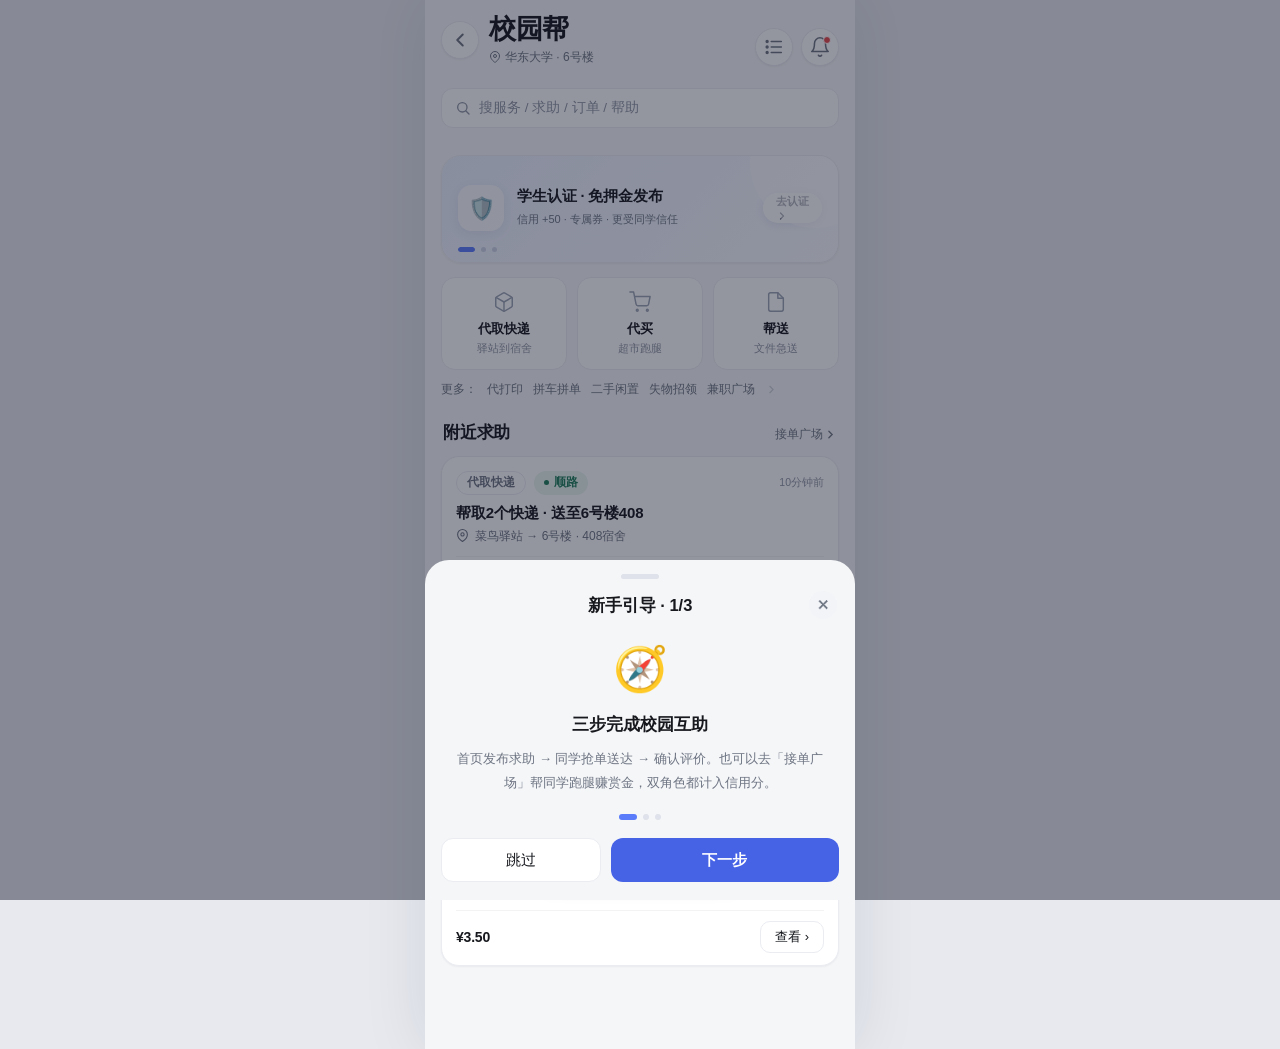
<file: smart-living/Smart-Living.html>
<!DOCTYPE html>
<html lang="zh-CN">
<head>
<meta charset="UTF-8">
<meta name="viewport" content="width=device-width, initial-scale=1, viewport-fit=cover">
<link rel="icon" href="data:,">
<title>校园帮 · 校园互助服务平台</title>
<style>
/* ============ Design Tokens ============ */
:root{
  --bg:#F5F6F8; --card:#FFFFFF; --card2:#F2F4F8; --ink:#16181D;
  --txt2:#6E7583; --txt3:#8E95A3; --line:#EAECF1; --hairline:rgba(20,26,48,.05);
  --ac:#5B7CFA; --ac-deep:#4663E6; --ac-weak:#EEF2FF; --ac-ink:#3F5FE0;
  --ok:#1E7D5A; --ok-soft:#E6F5EE; --warn:#96691C; --warn-soft:#FAF1E0; --bad:#B23A47; --bad-soft:#FBEAEC;
  --shadow-sm:0 1px 2px rgba(16,22,40,.05);
  --shadow-md:0 6px 20px rgba(16,22,40,.08);
  --shadow-lg:0 18px 46px rgba(16,22,40,.14);
  --r-xs:8px; --r-sm:10px; --r-md:14px; --r-lg:18px; --r-xl:22px; --r-full:999px;
  --sp1:4px; --sp2:8px; --sp3:12px; --sp4:16px; --sp5:20px; --sp6:28px;
  --dur:.2s; --ease:cubic-bezier(.25,.8,.3,1);
  --nav-h:52px; --tab-h:58px;
  --font:-apple-system,BlinkMacSystemFont,"PingFang SC","HarmonyOS Sans SC","Microsoft YaHei",sans-serif;
}
*{box-sizing:border-box;margin:0;padding:0;-webkit-tap-highlight-color:transparent}
html,body{height:100%}
body{background:#E7E9EE;font-family:var(--font);color:var(--ink);font-size:14px;line-height:1.5;-webkit-font-smoothing:antialiased}
button{font-family:inherit;border:none;background:none;color:inherit;cursor:pointer}
input,textarea,select{font-family:inherit;border:none;outline:none;background:none;color:var(--ink);font-size:15px}
img{-webkit-user-drag:none}
::selection{background:rgba(91,124,250,.22)}
::-webkit-scrollbar{width:0;height:0}
svg{display:block}
.icon{width:22px;height:22px}
/* ============ App Frame ============ */
#app{max-width:430px;margin:0 auto;min-height:100vh;background:var(--bg);position:relative;box-shadow:0 0 60px rgba(24,32,64,.10);overflow-x:clip}
.screen{display:none;padding:0 var(--sp4) 72px;animation:screenIn .26s var(--ease)}
.screen.on{display:block}
@keyframes screenIn{from{opacity:0;transform:translateY(9px)}to{opacity:1;transform:none}}
/* ============ 顶部 ============ */
.hd{display:flex;align-items:flex-end;justify-content:space-between;padding:calc(14px + env(safe-area-inset-top)) 2px 10px}
.h1{font-size:27px;font-weight:800;letter-spacing:-.4px;line-height:1.15}
.hd .sub{font-size:12px;color:var(--txt2);margin-top:3px;display:flex;align-items:center;gap:4px}
.hd .acts{display:flex;gap:8px;align-items:center}
.hd-left{display:flex;align-items:center;gap:10px}
.icb{width:38px;height:38px;border-radius:50%;background:var(--card);border:1px solid var(--line);display:flex;align-items:center;justify-content:center;color:var(--txt2);position:relative;box-shadow:var(--shadow-sm)}
.icb .dot{position:absolute;top:7px;right:7px;width:8px;height:8px;border-radius:50%;background:#E5484D;border:1.5px solid #fff}
.search{display:flex;align-items:center;gap:8px;background:var(--card);border:1px solid var(--line);border-radius:12px;height:40px;padding:0 13px;color:var(--txt3);font-size:13.5px;margin:12px 0 4px;cursor:pointer}
.search .icon{width:16px;height:16px}
/* 首页吸顶区：头部 + 搜索框 固定在顶部，滚动后轻微收拢 */
.home-top{position:sticky;top:0;z-index:40;background:var(--bg);
  margin:0 calc(-1 * var(--sp4));padding:0 var(--sp4) 8px;
  border-bottom:1px solid transparent;transition:border-color .2s,box-shadow .2s;}
.home-top .hd{padding-left:0;padding-right:0}
.home-top .search{transition:height .2s var(--ease),font-size .2s var(--ease),margin .2s var(--ease)}
.home-top.collapsed{border-bottom-color:var(--line);box-shadow:0 6px 16px rgba(16,22,40,.05)}
.home-top.collapsed .search{height:34px;margin-top:6px;font-size:12.5px}

/* ============ 底部导航栏（复用 index.html tab-bar 代码） ============ */
#screens{flex:none}
#tabbar{position:fixed;bottom:calc(12px);left:50%;transform:translateX(-50%);
  width:calc(100% - 64px);max-width:208px;height:46px;
  background:rgba(255,255,255,.72);
  -webkit-backdrop-filter:blur(24px) saturate(180%);
  backdrop-filter:blur(24px) saturate(180%);
  border:.5px solid rgba(0,0,0,.05);border-radius:var(--r-lg);
  box-shadow:0 4px 16px rgba(0,0,0,.06),0 1px 4px rgba(0,0,0,.03);
  display:flex;align-items:center;padding:4px 10px;gap:8px;z-index:100;}
#tabbar .tab-item{flex:1;height:38px;display:flex;flex-direction:column;align-items:center;justify-content:center;gap:1px;border-radius:var(--r-sm);cursor:pointer;color:#929292;transition:color .25s;-webkit-tap-highlight-color:transparent}
#tabbar .tab-item svg{width:19px;height:19px;color:#929292;transition:color .25s,transform .25s cubic-bezier(.22,1,.36,1)}
#tabbar .tab-item svg path,#tabbar .tab-item svg circle,#tabbar .tab-item svg polyline,#tabbar .tab-item svg rect,#tabbar .tab-item svg line,#tabbar .tab-item svg polygon{fill:none;stroke:currentColor;stroke-width:1.7;stroke-linecap:round;stroke-linejoin:round;transition:fill .25s,stroke .25s,stroke-width .25s}
#tabbar .tab-item.on{color:var(--ac-ink)}
#tabbar .tab-item.on svg{color:var(--ac-ink);transform:scale(1.06)}
#tabbar .tab-item.on svg path,#tabbar .tab-item.on svg circle,#tabbar .tab-item.on svg polyline,#tabbar .tab-item.on svg rect,#tabbar .tab-item.on svg line,#tabbar .tab-item.on svg polygon{fill:currentColor;stroke:currentColor;stroke-width:1.5}
#tabbar .tab-item span{font-size:10px;font-weight:500;color:inherit}
#tabbar .tab-item.on span{font-weight:600;color:var(--ac-ink)}
.no-bar #tabbar{display:none!important}
.no-bar .screen{padding-bottom:0}
/* ============ 通用组件 ============ */
.card{background:var(--card);border-radius:var(--r-lg);border:1px solid var(--line);box-shadow:var(--shadow-sm)}
.row{display:flex;align-items:center;gap:10px}
.space{justify-content:space-between}
.col{display:flex;flex-direction:column;gap:6px}
.grow{flex:1;min-width:0}
.muted{color:var(--txt2)} .faint{color:var(--txt3)}
.small{font-size:12px} .xs{font-size:10.5px}
.b{font-weight:600} .hb{font-weight:800}
.sec{display:flex;align-items:baseline;justify-content:space-between;margin:22px 2px 10px}
.sec b{font-size:17px;font-weight:800;letter-spacing:-.2px}
.sec a{font-size:12px;color:var(--txt2);display:flex;align-items:center;gap:1px}
.sec a .icon{width:13px;height:13px}
.divider{height:1px;background:var(--hairline);margin:var(--sp3) 0}
/* 按钮 */
.btn{display:inline-flex;align-items:center;justify-content:center;gap:6px;height:44px;padding:0 20px;border-radius:12px;font-size:15px;font-weight:600;background:var(--ac-deep);color:#fff;transition:transform .12s var(--ease),filter .15s,opacity .15s;white-space:nowrap}
.btn:active{transform:scale(.975)}
.btn.primary{background:linear-gradient(135deg,#5E7DF2,#4663E6);box-shadow:0 6px 16px rgba(70,99,230,.25)}
.btn.ghost{background:var(--card);border:1px solid var(--line);color:var(--ink);font-weight:500}
.btn.soft{background:var(--ac-weak);color:var(--ac-ink)}
.btn.danger-ghost{background:var(--bad-soft);color:var(--bad)}
.btn.sm{height:32px;padding:0 14px;font-size:13px;border-radius:10px}
.btn.mini{height:28px;padding:0 12px;font-size:12px;border-radius:9px}
.btn.block{width:100%}
.btn:disabled{opacity:.4;pointer-events:none}
/* chip / 分段 / 筛选 */
.chip{display:inline-flex;align-items:center;gap:4px;height:32px;padding:0 14px;border-radius:var(--r-full);background:var(--card);border:1px solid var(--line);color:var(--txt2);font-size:13px;white-space:nowrap;cursor:pointer;transition:all .15s var(--ease)}
.chip.on{background:var(--ac-deep);border-color:transparent;color:#fff;font-weight:600}
.chip:disabled{opacity:.4;pointer-events:none}
.hscroll{display:flex;gap:8px;overflow-x:auto;padding:4px 2px;scrollbar-width:none}
.seg{display:flex;background:#ECEFF4;border-radius:11px;padding:3px;gap:2px}
.seg .si{flex:1;text-align:center;height:32px;line-height:32px;border-radius:9px;font-size:13px;color:var(--txt2);cursor:pointer;transition:all .18s var(--ease)}
.seg .si.on{background:#fff;color:var(--ink);font-weight:700;box-shadow:0 1px 3px rgba(16,22,40,.12)}
/* 状态胶囊 */
.pill{display:inline-flex;align-items:center;gap:5px;height:24px;padding:0 10px;border-radius:var(--r-full);font-size:11.5px;font-weight:600}
.pill::before{content:"";width:5px;height:5px;border-radius:50%;background:currentColor}
.pill.pending{background:#F0F2F5;color:#6E7583}
.pill.go{background:var(--ac-weak);color:var(--ac-ink)}
.pill.ok{background:var(--ok-soft);color:var(--ok)}
.pill.warn{background:var(--warn-soft);color:var(--warn)}
.pill.bad{background:var(--bad-soft);color:var(--bad)}
.pill.ghost-p{background:#fff;border:1px solid var(--line);color:var(--txt2)}
.pill.ghost-p::before{display:none}
/* 行内列表 */
.li{display:flex;align-items:center;gap:12px;min-height:52px;padding:8px 2px;cursor:pointer}
.li + .li{border-top:1px solid var(--hairline)}
.li .ch{color:#C9CDD6;width:16px;height:16px;flex:none}
.li:active{background:var(--card2)}
/* switch */
.switch{width:46px;height:28px;border-radius:14px;background:#DDE1E8;position:relative;flex:none;transition:background .2s;cursor:pointer}
.switch::after{content:"";position:absolute;top:2px;left:2px;width:24px;height:24px;border-radius:50%;background:#fff;box-shadow:0 2px 5px rgba(0,0,0,.2);transition:left .2s var(--ease)}
.switch.on{background:var(--ok)}
.switch.on::after{left:20px}
/* 数量步进 */
.stepper{display:inline-flex;align-items:center;border:1px solid var(--line);border-radius:10px;overflow:hidden}
.stepper button{width:32px;height:32px;font-size:18px;color:var(--txt2);background:var(--card)}
.stepper b{width:34px;text-align:center;font-size:14px}
/* 详情行 */
.fr{display:flex;align-items:center;justify-content:space-between;gap:12px;padding:11px 0}
.fr + .fr{border-top:1px solid var(--hairline)}
.fr .l{font-size:13px;color:var(--txt2);display:flex;align-items:center;gap:7px;white-space:nowrap}
.fr .l .icon{width:15px;height:15px;color:#AAB1BF}
.fr .v{font-size:14px;font-weight:600;text-align:right;display:flex;align-items:center;gap:6px}
.fr .v .icon{width:15px;height:15px;color:#C9CDD6}
/* 输入 */
.inp{width:100%;border:1px solid var(--line);border-radius:12px;background:#fff;height:44px;padding:0 13px;font-size:15px;transition:border-color .15s,box-shadow .15s}
.inp:focus{border-color:var(--ac);box-shadow:0 0 0 3px rgba(91,124,250,.14)}
textarea.inp{height:84px;padding:11px 13px;resize:none;line-height:1.55}
.inpw{position:relative}
.inpw .hint{position:absolute;right:13px;top:50%;transform:translateY(-50%);font-size:11px;color:var(--txt3);pointer-events:none}
label.fl{display:block;font-size:12px;color:var(--txt2);margin:14px 2px 7px}
/* 选择格 */
.gcell{border:1px solid var(--line);border-radius:var(--r-md);padding:13px 8px;text-align:center;background:#fff;cursor:pointer;transition:all .15s var(--ease)}
.gcell .icon{width:22px;height:22px;margin:0 auto 6px;color:#9AA3B2}
.gcell b{font-size:13px;display:block}
.gcell small{font-size:10.5px;color:var(--txt3);display:block;margin-top:2px}
.gcell.on{border-color:var(--ac);background:var(--ac-weak)}
.gcell.on b,.gcell.on small{color:var(--ac-ink)}
.gcell.on .icon{color:var(--ac-ink)}
.grid3{display:grid;grid-template-columns:repeat(3,1fr);gap:10px}
.grid2{display:grid;grid-template-columns:repeat(2,1fr);gap:10px}
/* 顶部操作条页面(非Tab) */
.bar{display:flex;align-items:center;gap:6px;padding:calc(12px + env(safe-area-inset-top)) 0 6px;position:relative}
.bar .bk{width:34px;height:34px;display:flex;align-items:center;justify-content:center;border-radius:50%;color:var(--ink);cursor:pointer}
.bar .bk:active{background:var(--card2)}
.bar .tt{flex:1;text-align:center;font-size:16.5px;font-weight:700;margin-right:34px;letter-spacing:-.1px}
.bar .tr{font-size:12.5px;color:var(--txt2);white-space:nowrap;cursor:pointer}
/* 底部操作条 */
.actbar{position:fixed;bottom:0;left:50%;transform:translateX(-50%);width:100%;max-width:430px;background:rgba(255,255,255,.95);backdrop-filter:blur(18px);-webkit-backdrop-filter:blur(18px);border-top:1px solid var(--line);padding:10px var(--sp4) calc(10px + env(safe-area-inset-bottom));display:flex;align-items:center;gap:10px;z-index:55}
.actbar .sum{font-size:12px;color:var(--txt2);line-height:1.35}
.actbar .sum b{font-size:17px;color:var(--ink);letter-spacing:-.2px}
/* 任务/订单卡 */
.task{background:#fff;border:1px solid var(--line);border-radius:var(--r-lg);padding:14px;margin-bottom:11px;cursor:pointer;transition:box-shadow .2s,border-color .2s,transform .12s var(--ease);box-shadow:var(--shadow-sm)}
.task:active{transform:scale(.992)}
.task .t-top{display:flex;align-items:center;gap:8px;margin-bottom:7px}
.task .ttl{font-size:15px;font-weight:700;line-height:1.4;margin:0 0 4px;letter-spacing:-.1px}
.task .rtl{font-size:12px;color:var(--txt2);display:flex;align-items:center;gap:6px;flex-wrap:wrap}
.task .foot{display:flex;align-items:center;justify-content:space-between;margin-top:11px;padding-top:10px;border-top:1px solid var(--hairline)}
.fee{font-size:17px;font-weight:800;letter-spacing:-.2px}
.fee small{font-size:11px;font-weight:500;color:var(--txt3)}
.avatar{width:38px;height:38px;border-radius:50%;background:linear-gradient(135deg,#E9EEFF,#F2F6FF);border:1px solid #DCE4FA;display:flex;align-items:center;justify-content:center;font-size:15px;font-weight:800;color:var(--ac-ink);flex:none}
.avatar.lg{width:56px;height:56px;font-size:22px}
.avatar.sm{width:30px;height:30px;font-size:13px}
/* 步骤条 */
.steps{display:flex;margin:6px 0 2px}
.st{flex:1;text-align:center;position:relative;padding-top:15px;font-size:11px;color:var(--txt3)}
.st::before{content:'';position:absolute;top:3px;left:50%;transform:translateX(-50%);width:9px;height:9px;border-radius:50%;background:#D5DAE3;z-index:2}
.st::after{content:'';position:absolute;top:7px;left:calc(50% + 8px);width:calc(100% - 16px);height:1.5px;background:#E3E6EC}
.st:last-child::after{display:none}
.st.on{color:var(--ink);font-weight:600}
.st.on::before{background:var(--ac);width:12px;height:12px;top:1.5px}
.st.done{color:var(--txt2)}
.st.done::before{background:var(--ok)}
.st.done::after{background:var(--ok)}
/* 时间轴 */
.tl{padding:4px 0}
.tl .tv{display:flex;gap:12px;position:relative;padding:0 0 14px}
.tl .tv:last-child{padding-bottom:2px}
.tl .tv::before{content:'';position:absolute;left:4px;top:14px;bottom:0;width:1.5px;background:var(--line)}
.tl .tv:last-child::before{display:none}
.tl .tdot{width:10px;height:10px;border-radius:50%;background:var(--ac);flex:none;margin-top:4px;position:relative;z-index:1}
.tl .tv.done .tdot{background:var(--ok)}
.tl .tv.doing .tdot{background:var(--warn)}
.tl .tmt{font-size:11px;color:var(--txt3);min-width:44px;flex:none;margin-top:2px}
.tl .ttx{font-size:13px;color:var(--ink)}
.tl .ttx small{display:block;font-size:11px;color:var(--txt3);margin-top:1px}
/* 消息气泡 */
.msg{display:flex;margin:11px 0}
.msg.me{justify-content:flex-end}
.bub{max-width:78%;padding:10px 13px;font-size:14px;line-height:1.55;border-radius:16px;background:#fff;border:1px solid var(--line);white-space:pre-wrap;word-break:break-word}
.msg.me .bub{background:var(--ac-weak);border-color:transparent;border-radius:16px 16px 4px 16px}
.sysc{display:flex;justify-content:center;margin:14px 0}
.sysc span{font-size:11px;color:var(--txt3);background:#F0F2F5;border-radius:8px;padding:4px 11px;text-align:center}
/* 覆盖层 */
.scrim{position:fixed;inset:0;background:rgba(18,24,44,.45);z-index:110;opacity:0;visibility:hidden;transition:.22s}
.scrim.on{opacity:1;visibility:visible}
.sheet{position:fixed;left:50%;bottom:0;transform:translateX(-50%) translateY(104%);width:100%;max-width:430px;background:var(--bg);border-radius:24px 24px 0 0;padding:8px var(--sp4) calc(18px + env(safe-area-inset-bottom));z-index:111;transition:transform .3s var(--ease);max-height:88%;overflow-y:auto;scrollbar-width:none}
.sheet.on{transform:translateX(-50%) translateY(0)}
.grip{width:38px;height:4.5px;border-radius:4px;background:#DFE2EA;margin:6px auto 14px}
.sh-t{display:flex;align-items:center;justify-content:space-between;margin:0 2px 12px}
.sh-t b{font-size:16.5px;font-weight:800}
.sh-x{width:28px;height:28px;border-radius:50%;background:var(--card2);display:flex;align-items:center;justify-content:center;color:var(--txt2)}
.page{position:fixed;inset:0;left:50%;transform:translateX(-50%);width:100%;max-width:430px;background:var(--bg);z-index:65;display:none;flex-direction:column;animation:pageIn .24s var(--ease)}
.page.on{display:flex}
@keyframes pageIn{from{opacity:0;transform:translateX(-50%) translateX(26px)}to{opacity:1;transform:translateX(-50%) translateX(0)}}
.page-body{flex:1;overflow-y:auto;padding:0 var(--sp4) 32px;overscroll-behavior:contain;scrollbar-width:none}
.dlg{position:fixed;left:50%;top:50%;transform:translate(-50%,-50%) scale(.94);width:min(330px,88%);background:#fff;border-radius:20px;padding:22px 20px 16px;z-index:120;opacity:0;visibility:hidden;transition:.18s;box-shadow:var(--shadow-lg)}
.dlg.on{opacity:1;visibility:visible;transform:translate(-50%,-50%) scale(1)}
.dlg h4{font-size:17px;font-weight:800;margin-bottom:6px}
.dlg p{font-size:13px;color:var(--txt2);line-height:1.65;margin-bottom:18px;white-space:pre-line}
.dlg .btns{display:flex;gap:10px}
.toast{position:fixed;top:calc(14px + env(safe-area-inset-top));left:50%;transform:translateX(-50%) translateY(-12px);background:rgba(20,24,40,.92);color:#fff;font-size:13px;padding:10px 18px;border-radius:var(--r-full);z-index:130;opacity:0;visibility:hidden;transition:.22s var(--ease);max-width:84%;text-align:center;line-height:1.5;pointer-events:none}
.toast.on{opacity:1;visibility:visible;transform:translateX(-50%) translateY(0)}
.empty{padding:52px 0;text-align:center;color:var(--txt3)}
.empty .em{font-size:40px;margin-bottom:12px}
.empty b{display:block;font-size:15px;color:var(--ink);margin-bottom:4px}
.empty span{font-size:12.5px;color:var(--txt2);display:block;margin-bottom:16px}
.empty .btn{width:min(220px,80%)}
/* 空/加载骨架(本地即时数据,提供统一占位样式) */
.sk{background:linear-gradient(90deg,#F0F2F5 25%,#E7EAF0 37%,#F0F2F5 63%);background-size:400% 100%;animation:sk 1.2s ease infinite;border-radius:10px}
@keyframes sk{0%{background-position:100% 0}100%{background-position:-100% 0}}
/* 聚焦 / 悬停 / 动效偏好 */
button:focus-visible,.chip:focus-visible,.seg .si:focus-visible,.switch:focus-visible,.li:focus-visible{outline:2.5px solid var(--ac-ink);outline-offset:2px}
@media (hover:hover){
  .btn:hover:not(:disabled){filter:brightness(1.05)}
  .chip:hover{border-color:#BFC9EC;color:var(--ac-ink)}
  .task:hover{border-color:#D6DDF5;box-shadow:var(--shadow-md)}
}
@media (prefers-reduced-motion:reduce){*,*::before,*::after{animation:none!important;transition:none!important}}
.over-scroll{overscroll-behavior:contain}
.badge{display:inline-flex;align-items:center;gap:4px;padding:2.5px 9px;border-radius:999px;font-size:10.5px;font-weight:600}
.icon.ch{width:15px;height:15px;color:#C9CDD6;flex:none}
.fsec{font-size:12px;color:var(--txt2);margin:14px 2px 7px;font-weight:600}
/* ===== Hero 顶部动画组件（复用首页顶部搜索下轮播，v2 升级：进度指示点/减弱动效适配/滑动暂停） ===== */
.hero{position:relative;margin-top:14px;border-radius:20px;overflow:hidden;border:1px solid var(--line);box-shadow:var(--shadow-sm);cursor:pointer}
.hero-track{display:flex;transition:transform .55s cubic-bezier(.25,.8,.3,1)}
.hero-slide{flex:0 0 100%;min-width:100%;min-height:106px;padding:15px 16px 20px;display:flex;align-items:center;gap:13px;position:relative;overflow:hidden}
.hero-slide::after{content:'';position:absolute;width:130px;height:130px;border-radius:50%;background:rgba(255,255,255,.45);top:-58px;right:-42px;pointer-events:none}
.hero-slide .h-ic{width:46px;height:46px;border-radius:14px;display:flex;align-items:center;justify-content:center;font-size:22px;flex:none;background:rgba(255,255,255,.7);box-shadow:0 3px 12px rgba(30,40,90,.07)}
.hero-slide .h-t{flex:1;min-width:0}
.hero-slide b{font-size:14.5px;display:block;letter-spacing:-.1px}
.hero-slide span{font-size:11px;color:var(--txt2);display:block;margin-top:3px;line-height:1.5}
.hero-cta{flex:none;height:30px;padding:0 13px;border-radius:999px;font-size:12px;font-weight:600;background:#fff;color:var(--ac-ink);display:inline-flex;align-items:center;gap:4px;box-shadow:0 2px 10px rgba(30,40,90,.09)}
.hs0{background:linear-gradient(135deg,#EAF0FF,#F8FAFF)}
.hs1{background:linear-gradient(135deg,#E9F7F1,#F7FCF9)}
.hs2{background:linear-gradient(135deg,#FEF2E6,#FFF9F1)}
.hero-dots{position:absolute;left:16px;bottom:10px;display:flex;gap:6px;align-items:center;z-index:2}
.hero-dots i{width:5px;height:5px;border-radius:3px;background:rgba(30,40,90,.16);transition:width .3s;display:block;overflow:hidden}
.hero-dots i.on{width:17px;background:rgba(91,124,250,.18)}
.hero-dots i.on.play::after{content:'';display:block;height:100%;border-radius:3px;background:var(--ac);animation:heroFill 4.5s linear forwards}
.hero-dots i.on:not(.play)::after{content:'';display:block;height:100%;width:100%;border-radius:3px;background:var(--ac)}
@keyframes heroFill{from{width:0}to{width:100%}}
</style>

</head>
<body>
<div id="app">

<main id="screens">

<!-- ===== 首页 ===== -->
<section class="screen" id="sc-home">
  <div class="home-top" id="homeTop">
  <div class="hd">
    <div class="hd-left">
      <button class="icb" data-act="homeBack" aria-label="返回校园主页"><svg class="icon" viewBox="0 0 24 24" fill="none" stroke="currentColor" stroke-width="2.2" stroke-linecap="round" stroke-linejoin="round"><polyline points="15 18 9 12 15 6"/></svg></button>
      <div><h1 class="h1">校园帮</h1>
        <div class="sub" id="homeLoc"><svg class="icon" style="width:12px;height:12px" viewBox="0 0 24 24" fill="none" stroke="currentColor" stroke-width="2"><path d="M21 10c0 7-9 13-9 13s-9-6-9-13a9 9 0 0 1 18 0z"/><circle cx="12" cy="10" r="3"/></svg>华东大学 · 6号楼</div>
      </div>
    </div>
    <div class="acts">
      <button class="icb" data-act="orders" aria-label="我的订单"><svg class="icon" viewBox="0 0 24 24" fill="none" stroke="currentColor" stroke-width="1.7" stroke-linecap="round"><path d="M9 6h11M9 12h11M9 18h11"/><circle cx="4.5" cy="6" r="1" fill="currentColor"/><circle cx="4.5" cy="12" r="1" fill="currentColor"/><circle cx="4.5" cy="18" r="1" fill="currentColor"/></svg></button>
      <button class="icb" data-act="msg" aria-label="消息中心" id="bellBtn"></button>
    </div>
  </div>
  <div class="search" data-act="search"><svg class="icon" viewBox="0 0 24 24" fill="none" stroke="currentColor" stroke-width="2" stroke-linecap="round"><circle cx="11" cy="11" r="7"/><line x1="21" y1="21" x2="16.5" y2="16.5"/></svg><span>搜服务 / 求助 / 订单 / 帮助</span></div>
  </div>

  <div class="hero" id="hero"><div class="hero-track" id="heroTrack"></div><div class="hero-dots" id="heroDots"></div></div>

  <div class="grid3" style="margin-top:14px">
    <div class="gcell" data-pub="express"><svg class="icon" viewBox="0 0 24 24" fill="none" stroke="currentColor" stroke-width="1.6" stroke-linecap="round" stroke-linejoin="round"><path d="M21 16V8a2 2 0 0 0-1-1.7l-7-4a2 2 0 0 0-2 0l-7 4A2 2 0 0 0 3 8v8a2 2 0 0 0 1 1.7l7 4a2 2 0 0 0 2 0l7-4A2 2 0 0 0 21 16z"/><path d="M3.3 7L12 12l8.7-5"/><path d="M12 22V12"/></svg><b>代取快递</b><small>驿站到宿舍</small></div>
    <div class="gcell" data-pub="daibuy"><svg class="icon" viewBox="0 0 24 24" fill="none" stroke="currentColor" stroke-width="1.6" stroke-linecap="round" stroke-linejoin="round"><circle cx="9" cy="21" r="1"/><circle cx="20" cy="21" r="1"/><path d="M1 1h4l2.7 13.4a2 2 0 0 0 2 1.6h9.7a2 2 0 0 0 2-1.6L23 6H6"/></svg><b>代买</b><small>超市跑腿</small></div>
    <div class="gcell" data-pub="bangsong"><svg class="icon" viewBox="0 0 24 24" fill="none" stroke="currentColor" stroke-width="1.6" stroke-linecap="round" stroke-linejoin="round"><path d="M14 2H6a2 2 0 0 0-2 2v16a2 2 0 0 0 2 2h12a2 2 0 0 0 2-2V8z"/><path d="M14 2v6h6"/></svg><b>帮送</b><small>文件急送</small></div>
  </div>
  <div class="more" data-act="moresheet" style="margin-top:10px;display:flex;align-items:center;gap:10px;font-size:12px;color:var(--txt2);cursor:pointer"><span>更多：</span><span>代打印</span><span>拼车拼单</span><span>二手闲置</span><span>失物招领</span><span>兼职广场</span><svg class="icon" style="width:13px;height:13px;color:#C9CDD6" viewBox="0 0 24 24" fill="none" stroke="currentColor" stroke-width="2" stroke-linecap="round"><polyline points="9 18 15 12 9 6"/></svg></div>

  <div class="sec"><b>附近求助</b><a data-act="hall">接单广场<svg class="icon" viewBox="0 0 24 24" fill="none" stroke="currentColor" stroke-width="2.4" stroke-linecap="round"><polyline points="9 18 15 12 9 6"/></svg></a></div>
  <div id="feed"></div>

  <div class="sec"><b>进行中的互助</b></div>
  <div id="homeActive"></div>
</section>

<!-- ===== 订单（子页面：从 首页/我的 进入） ===== -->
<section class="screen" id="sc-orders">
  <div class="bar">
    <span class="bk" data-act="back"><svg class="icon" viewBox="0 0 24 24" fill="none" stroke="currentColor" stroke-width="2.2" stroke-linecap="round" stroke-linejoin="round"><polyline points="15 18 9 12 15 6"/></svg></span>
    <span class="tt">我的订单</span>
    <span class="tr" data-act="stats">看板</span>
  </div>
  <div class="sub" style="padding:0 16px 4px;font-size:12px;color:var(--txt2)">信用分 <b id="creditMini" style="color:var(--ac-ink)">850</b> · 好信用接单更快</div>
  <div class="seg" id="roleSeg" style="margin-top:6px"></div>
  <div id="orderStats" class="card" style="display:flex;padding:11px 4px;margin-top:12px"></div>
  <div class="hscroll" id="orderFilts" style="margin-top:10px"></div>
  <div id="orderList" style="margin-top:12px"></div>
</section>

<!-- ===== 消息（子页面：从 首页 进入） ===== -->
<section class="screen" id="sc-msg">
  <div class="bar">
    <span class="bk" data-act="back"><svg class="icon" viewBox="0 0 24 24" fill="none" stroke="currentColor" stroke-width="2.2" stroke-linecap="round" stroke-linejoin="round"><polyline points="15 18 9 12 15 6"/></svg></span>
    <span class="tt">消息中心</span>
    <span class="tr" data-act="msg-allread">全部已读</span>
  </div>
  <div class="sub" id="msgSub" style="padding:0 16px 4px;font-size:12px;color:var(--txt2)">暂无未读</div>
  <div class="hscroll" id="msgFilts" style="margin-top:8px"></div>
  <div id="msgList" style="margin-top:12px"></div>
</section>

<!-- ===== 我的 ===== -->
<section class="screen" id="sc-me">
  <div class="hd" style="align-items:center">
    <div class="avatar lg" id="meAva">悦</div>
    <div class="grow" style="padding:0 2px"><b style="font-size:19px" id="meName">阿悦</b><span class="badge" data-act="auth" id="meBadge" style="margin-left:6px">已实名认证</span>
      <div style="font-size:12px;color:var(--txt2);margin-top:2px">华东大学 · 计算机学院 · 大二 · <span id="meId">XY·0086</span></div>
    </div>
    <button class="btn ghost sm" data-act="edit" style="flex:none">编辑</button>
  </div>
  <div class="card" style="display:flex;padding:14px 0;margin-top:14px;cursor:pointer" data-act="wallet">
    <div style="flex:1;text-align:center;border-right:1px solid var(--hairline)"><b style="font-size:16px" id="meBal">¥128.60</b><div style="font-size:10.5px;color:var(--txt2);margin-top:2px">余额</div></div>
    <div style="flex:1;text-align:center;border-right:1px solid var(--hairline)"><b style="font-size:16px" id="meMonth">¥86.00</b><div style="font-size:10.5px;color:var(--txt2);margin-top:2px">本月收入</div></div>
    <div style="flex:1;text-align:center;color:var(--ac-ink)"><b style="font-size:16px" id="meCredit">850</b><div style="font-size:10.5px;margin-top:2px">信用分 ›</div></div>
  </div>
  <div class="card" style="display:flex;padding:13px 0;margin-top:11px">
    <div style="flex:1;text-align:center" data-act="orders"><b style="font-size:16px" id="mePub">18</b><div style="font-size:10.5px;color:var(--txt2)">发布单</div></div>
    <div style="flex:1;text-align:center" data-act="orders"><b style="font-size:16px" id="meTake">12</b><div style="font-size:10.5px;color:var(--txt2)">接单</div></div>
    <div style="flex:1;text-align:center" data-act="stats"><b style="font-size:16px" id="meRate">98%</b><div style="font-size:10.5px;color:var(--txt2)">好评率</div></div>
    <div style="flex:1;text-align:center" data-act="stats"><b style="font-size:16px" id="meDone">18</b><div style="font-size:10.5px;color:var(--txt2)">完成</div></div>
  </div>
  <div class="sec" style="margin-bottom:4px"><b>常用服务</b></div>
  <div id="meMenus"></div>
</section>
</main>
<nav class="tab-bar" id="tabbar">
  <div class="si tab-item" data-tab="home"><svg viewBox="0 0 24 24" fill="none" stroke="currentColor" stroke-width="1.7" stroke-linecap="round" stroke-linejoin="round"><path d="M3 9.5L12 2l9 7.5V20a2 2 0 0 1-2 2H5a2 2 0 0 1-2-2z"/><path d="M9 22v-8h6v8"/></svg><span>首页</span></div>
  <div class="si tab-item" data-tab="me"><svg viewBox="0 0 24 24" fill="none" stroke="currentColor" stroke-width="1.7" stroke-linecap="round" stroke-linejoin="round"><path d="M20 21v-2a4 4 0 0 0-4-4H8a4 4 0 0 0-4 4v2"/><circle cx="12" cy="7" r="4"/></svg><span>我的</span></div>
</nav>
<div class="scrim" id="scrim"></div>
<div id="sheetRoot"></div>
<div id="dlg" class="dlg"><h4 id="dlgT"></h4><p id="dlgD"></p><div class="btns"><button class="btn ghost" id="dlgNo" style="flex:none;width:92px">取消</button><button class="btn" id="dlgYes">确定</button></div></div>
<div id="toast" class="toast"></div>
<input type="file" id="hiddenFile" accept="image/*" style="display:none">
</div>

<script>
'use strict';
/* ================= 基础工具 ================= */
var $=function(s){return document.querySelector(s);};
var $$=function(s){return Array.prototype.slice.call(document.querySelectorAll(s));};
function esc(s){return String(s==null?'':s).replace(/[&<>"']/g,function(c){return{'&':'&amp;','<':'&lt;','>':'&gt;','"':'&quot;',"'":'&#39;'}[c];});}
function uid(p){return (p||'id')+Date.now()+Math.floor(Math.random()*1000);}
function pad2(n){return (n<10?'0':'')+n;}
function nowHM(){var d=new Date();return pad2(d.getHours())+':'+pad2(d.getMinutes());}
function hmAgo(min){var d=new Date(Date.now()-min*60000);return pad2(d.getHours())+':'+pad2(d.getMinutes());}
function todayStr(){var d=new Date();return d.getFullYear()+'-'+(d.getMonth()+1)+'-'+d.getDate();}
function dayLabel(ts){var d=new Date(ts);var t=todayStr();var y=new Date(Date.now()-864e5);var ys=y.getFullYear()+'-'+(y.getMonth()+1)+'-'+y.getDate();var s=(d.getMonth()+1)+'月'+d.getDate()+'日';var ds=d.getFullYear()+'-'+(d.getMonth()+1)+'-'+d.getDate();if(ds===t)return '今天 '+pad2(d.getHours())+':'+pad2(d.getMinutes());if(ds===ys)return '昨天 '+pad2(d.getHours())+':'+pad2(d.getMinutes());return s;}
var LS='xyb_v2', LS_OLD='xyb_v1';
function creditNow(){return S.credit;}
/* ================= 数据 ================= */
function seedState(){var now=Date.now();
  return {
    version:2, onboarded:false,
    name:'阿悦', school:'华东大学', dept:'计算机学院', grade:'大二', id:'XY·0086',
    verified:true,
    counter:{pub:18,take:12},
    credit:850, creditLog:[{t:dayLabel(now-3*864e5),x:'按时完成帮送 · +2',d:2}],
    balance:128.6, month:86,
    bills:[
      {n:'帮送 · 赏金结算',t:'昨天 16:40',amt:4,cat:'in'},
      {n:'代买 · 赏金结算',t:'09-01 11:20',amt:5,cat:'in'},
      {n:'提现 · 微信',t:'08-30 10:12',amt:-50,cat:'out',note:'已到账'},
      {n:'帮取快递 · 赏金结算',t:'08-29 14:32',amt:3.5,cat:'in'}
    ],
    grabbed:[], tmp:{},
    addr:[
      {id:'a1',tag:'宿舍',loc:'6号楼',room:'408',def:true},
      {id:'a2',tag:'自习',loc:'图书馆',room:'一楼大厅',def:false}
    ],
    coupons:[
      {id:'c1',amt:2,min:0,title:'发布立减 ¥2',scope:'express,bangsong',used:false,exp:'30天内有效'},
      {id:'c2',amt:3,min:5,title:'满 ¥5 减 ¥3',scope:'express,daibuy,bangsong',used:false,exp:'30天内有效'}
    ],
    notifs:[
      {id:'n1',cat:'system',t:'欢迎使用校园帮',x:'发布求助或接单都能赚积分、攒信用。请先完成校园认证并查看平台规则。',time:'今天 09:00',read:false},
      {id:'n2',cat:'interact',t:'收到好评',x:'研一学姐 评价了你：「速度很快」+1 信用',time:'昨天 18:12',read:false},
      {id:'n3',cat:'order',t:'订单已完成',x:'帮送 · 入党材料 ¥4.00 已结算',time:'昨天 16:41',read:true,oid:'o3'}
    ],
    orders:[
      {id:'o1',no:'XY20260903001',role:'pub',type:'express',title:'帮取2个快递·送至6号楼408',from:'菜鸟驿站',to:'6号楼·408宿舍',fee:3.5,couponAmt:0,status:'delivering',phase:'moving',rider:'王明',code:'6-2-3456',depot:'丰巢柜',eta:'预计 12:30 前送达',time:'今天 12:10',created:now-22*60000,rated:false,
       events:[{t:hmAgo(22),x:'你发布了求助（赏金 ¥3.50）'},{t:hmAgo(16),x:'王明 接单了'},{t:hmAgo(10),x:'王明 已取件'},{t:hmAgo(6),x:'王明 开始配送'}],
       msgs:[
        {k:'sys',t:'你们已互取虚拟信息，请勿私下交易'},
        {k:'them',t:'我到菜鸟驿站了，确认是6号楼408对吧？'},
        {k:'code',l:'丰巢柜取件码',t:'6-2-3456'},
        {k:'me',t:'对的没错，麻烦你啦！'},
        {k:'them',t:'大约10分钟到，到了叫你'}
       ]},
      {id:'o2',no:'XY20260903002',role:'pub',type:'daibuy',title:'校内超市代买（4项）',from:'校内超市',to:'6号楼·408宿舍',fee:5,couponAmt:0,status:'pending',phase:'',rider:'',eta:'',time:'刚刚',created:now-3*60000,rated:false,
       events:[{t:hmAgo(33),x:'你发布了代买求助（赏金 ¥5.00）'}],msgs:[]},
      {id:'o3',no:'XY20260902005',role:'pub',type:'bangsong',title:'送入党材料·行政楼302',from:'图书馆',to:'行政楼·302',fee:4,couponAmt:0,status:'done',phase:'done',rider:'',eta:'',time:'昨天 16:40',created:now-26*3600000,rated:true,rating:5,tag:'速度很快',
       events:[{t:'昨天 16:02',x:'你发布了帮送求助'},{t:'昨天 16:10',x:'同学接单'},{t:'昨天 16:40',x:'送达并完成结算'},{t:'昨天 16:45',x:'你已评价 ★5'}],msgs:[]}
    ]
  };
}
function migrateOld(old){
  var s=seedState(); if(!old) return s;
  s.verified=old.verified!==false; s.balance=old.balance||s.balance; s.month=old.month||s.month;
  s.counter=old.counter||s.counter; s.credit=(old.credit==null?850:old.credit);
  if(old.bills&&old.bills.length)s.bills=old.bills;
  s.grabbed=old.grabbed||[];
  if(old.orders&&old.orders.length){
    s.orders=old.orders.map(function(o){
      var n=Object.assign({phase:'',eta:'',no:'XY'+Date.now(),events:[],msgs:o.msgs||[]},o);
      if(n.status==='delivering'&&!n.phase)n.phase='moving';
      if(!n.events.length)n.events=[{t:n.time||'今天',x:'订单创建'}];
      return n;
    });
  }
  return s;
}
function load(){try{var v=localStorage.getItem(LS);if(v){var p=JSON.parse(v);if(p.version===2)return p;return migrateOld(p);}var o=localStorage.getItem(LS_OLD);if(o){var m=migrateOld(JSON.parse(o));m.onboarded=false;return m;}}catch(e){}return seedState();}
var S=load();
function save(){try{localStorage.setItem(LS,JSON.stringify(S));}catch(e){}}
function dayReset(){var t=todayStr();if(S.lastDay!==t){S.lastDay=t;save();}}
/* ================= 浮层与反馈 ================= */
var toastTimer=null;
function toast(msg){var t=$('#toast');t.innerHTML=msg;t.classList.add('on');clearTimeout(toastTimer);toastTimer=setTimeout(function(){t.classList.remove('on');},2100);}
function vibrate(ms){try{if(navigator.vibrate&&S.settings&&S.settings.vibrate!==false)navigator.vibrate(ms);}catch(e){}}
function dlgShow(title,desc,yes,cb,danger){$('#dlgT').textContent=title;$('#dlgD').innerHTML=esc(desc).replace(/\n/g,'<br>');var y=$('#dlgYes');y.textContent=yes||'确定';y.className='btn'+(danger?'':' ');$('#dlgNo').onclick=function(){closeDlg();};y.onclick=function(){closeDlg();if(cb)cb();};$('#dlg').classList.add('on');}
function closeDlg(){$('#dlg').classList.remove('on');}
function sheetOn(html){$('#scrim').classList.add('on');$('#sheetRoot').innerHTML='<div class="sheet"><div class="grip"></div>'+html+'</div>';requestAnimationFrame(function(){var s=$('#sheetRoot .sheet');if(s)s.classList.add('on');});}
function closeSheet(){$('#scrim').classList.remove('on');var s=$('#sheetRoot .sheet');if(s){s.classList.remove('on');setTimeout(function(){$('#sheetRoot').innerHTML='';},260);}else{$('#sheetRoot').innerHTML='';}}
$('#scrim').addEventListener('click',closeSheet);
function vibr8(v){vibrate(v);}
/* ================= 导航 ================= */
var TABS=['home','me'];
var stack=['home'];
function go(name){$$('.screen').forEach(function(x){x.classList.remove('on');});var el=$('#sc-'+name);if(el){el.classList.add('on');}
  syncTabbar();
  if(TABS.indexOf(name)>=0){stack=[name];}else if(stack[stack.length-1]!==name){stack.push(name);}
  window.scrollTo(0,0);syncHomeTop();syncBar();}
function goTab(name){$$('.screen').forEach(function(x){x.classList.remove('on');});var el=$('#sc-'+name);if(el)el.classList.add('on');stack=[name];syncTabbar();window.scrollTo(0,0);syncHomeTop();syncBar();}
function back(){if(stack.length>1)stack.pop();var p=stack[stack.length-1]||'home';if(TABS.indexOf(p)>=0)goTab(p);else go(p);syncHomeTop();syncBar();}
/* 返回校园主页：若来自 index.html，用 history.back() 走 bfcache 秒回（状态、滚动位置保留，不新增历史记录，返回键不会一级级退回旧页面）；否则 replace 回主页（不压栈） */
function smartBack(){try{var r=document.referrer?new URL(document.referrer,location.href):null;if(r&&r.origin===location.origin&&/(^|\/)index\.html$/.test(r.pathname)){window.history.back();return;}}catch(e){}location.replace(new URL('../index.html',location.href).href);}
function activeTab(){for(var i=stack.length-1;i>=0;i--){if(TABS.indexOf(stack[i])>=0)return stack[i];}return TABS[0];}
function syncTabbar(){var onTab=activeTab();$$('.si').forEach(function(t){t.classList.toggle('on',t.getAttribute('data-tab')===onTab);});}
function syncHomeTop(){var ht=$('#homeTop');if(!ht)return;var on=$('#sc-home')&&$('#sc-home').classList.contains('on');if(!on){ht.classList.remove('collapsed');return;}ht.classList.toggle('collapsed',window.scrollY>40);}
window.addEventListener('scroll',syncHomeTop,{passive:true});
var HIDE_BAR=['orders','msg'];
function syncBar(){var top=stack[stack.length-1];var hide=HIDE_BAR.indexOf(top)>=0;var app=$('#app');if(app)app.classList.toggle('no-bar',hide);}
/* 通知角标 */
function unreadCount(){return S.notifs.filter(function(n){return !n.read;}).length;}
function refreshDots(){var n=unreadCount();var d1=$('#msgDot'),d2=$('#bellBtn');if(d1)d1.style.display=n?'block':'none';if(d2){var d=d2.querySelector('.dot');if(n){if(!d){d=document.createElement('i');d.className='dot';d2.appendChild(d);}d.style.display='block';}else if(d){d.style.display='none';}}var sb=$('#msgSub');if(sb)sb.textContent=n?(n+' 条未读'):'暂无未读';}

/* ================= 业务元数据 ================= */
var TYP={express:{n:'代取快递'},daibuy:{n:'代买'},bangsong:{n:'帮送'}};
function scopeLabel(s){return String(s||'').split(',').map(function(k){return TYP[k]?TYP[k].n:k;}).join(' / ');}
var STEP_LB={express:['已接单','取件中','配送中','已完成'],daibuy:['已接单','采购中','配送中','已完成'],bangsong:['已接单','取件中','配送中','已完成']};
function orderNo(){return 'XY'+String(Date.now()).slice(-9);}
function addrFull(a){return a?((a.loc==='6号楼'||a.loc==='图书馆'||a.loc==='行政楼'||a.loc==='体育馆'||a.loc==='教学楼')?a.loc+' · '+a.room:a.loc+' · '+a.room):'';}
function defAddr(){for(var i=0;i<S.addr.length;i++){if(S.addr[i].def)return S.addr[i];}return S.addr[0];}
function sameBldg(a,b){var x=String(a||'').split('·')[0].trim(),y=String(b||'').split('·')[0].trim();return x&&x===y;}
/* ================= 领域写入 ================= */
function addEvent(o,x){if(!o.events)o.events=[];o.events.push({t:nowHM(),x:x});save();}
function addNotif(cat,t,x,oid){S.notifs.unshift({id:uid('n'),cat:cat,t:t,x:x,time:'刚刚',read:false,oid:oid||null});S.notifs=S.notifs.slice(0,60);save();refreshDots();}
function markNotifRead(n){if(!n.read){n.read=true;save();refreshDots();}}
function markAllRead(){S.notifs.forEach(function(n){n.read=true;});save();refreshDots();toast('已全部标记为已读');renderMsg();}
function creditDelta(d,why){S.credit=Math.max(0,S.credit+(d||0));S.creditLog.unshift({t:dayLabel(Date.now()),x:why,d:d});save();renderMe();}
function addBill(n,amt,cat,note){S.bills.unshift({n:n,t:'今天 '+nowHM(),amt:amt,cat:cat,note:note||''});S.bills=S.bills.slice(0,80);}
function income(fee,label){S.balance=+(S.balance+fee).toFixed(2);S.month=+(S.month+fee).toFixed(2);addBill(label||'互助赏金 · 结算',fee,'in');save();}
function outcome(amt,n){S.balance=+(S.balance-amt).toFixed(2);addBill(n,-amt,'out');save();}
function incCounter(k){if(k==='pub'){S.counter.pub++;}else{S.counter.take++;}save();}
/* 订单基础转换 */
function findO(id){for(var i=0;i<S.orders.length;i++){if(S.orders[i].id===id)return S.orders[i];}return null;}
function isMyTake(o){return o.role==='take';}
function oTitle(o){return o.title;}
/* ================= 卡片渲染 ================= */
function metaTaskHtml(t){
  var hot='';
  return '<div class="task" data-task="'+t.id+'">'+
   '<div class="t-top"><span class="pill '+(t.urgent?'warn':'ghost-p')+'">'+(t.urgent?'急':'')+TYP[t.type].n+'</span>'+
   (t.tag?'<span class="pill ok">顺路</span>':'')+
   '<span class="faint xs" style="margin-left:auto">'+t.when+'</span></div>'+
   '<div class="ttl">'+esc(t.title)+'</div>'+
   '<div class="rtl"><svg class="icon" style="width:13px;height:13px" viewBox="0 0 24 24" fill="none" stroke="currentColor" stroke-width="2"><path d="M21 10c0 7-9 13-9 13s-9-6-9-13a9 9 0 0 1 18 0z"/><circle cx="12" cy="10" r="3"/></svg>'+esc(t.from)+' → '+esc(t.to)+'</div>'+
   '<div class="foot"><span style="display:flex;align-items:center;gap:6px"><span class="avatar sm">'+(t.who?t.who.charAt(0):'同')+'</span><span class="small muted">'+esc(t.who||'同学')+'<i class="xs faint"> · 已实名 · 信用 '+(t.credit||'')+'</i></span></span>'+
   '<span style="display:flex;align-items:center;gap:10px"><span class="fee">¥'+(+t.fee).toFixed(2)+'<small>'+(t.unit||'')+'</small></span>'+
   '<button class="btn sm" data-grab="'+t.id+'" '+(S.grabbed&&S.grabbed.indexOf(t.id)>=0?'disabled':'')+'>'+(S.grabbed&&S.grabbed.indexOf(t.id)>=0?'已抢':'抢单')+'</button></span></div></div>';
}
function TASKS(){var d=defAddr();var db=d?d.loc:'';
  return [
   {id:'t1',type:'express',urgent:0,title:'帮取2个快递 · 送至6号楼408',from:'菜鸟驿站',to:'6号楼 · 408宿舍',fee:3.5,when:'10分钟前',who:'学妹小鹿',credit:862,code:'6-2-3456'},
   {id:'t2',type:'daibuy',urgent:1,title:'校内超市代买 4 项',from:'校内超市',to:'3号楼 · 202宿舍',fee:5,when:'8分钟前',who:'同班阿泽',credit:875},
   {id:'t3',type:'bangsong',urgent:0,title:'送入党材料 · 行政楼302',from:'图书馆',to:'行政楼 · 302',fee:4,when:'15分钟前',who:'研一学姐',credit:890},
   {id:'t4',type:'express',urgent:0,title:'帮取1个快递（小件）',from:'丰巢柜 · 西门',to:'6号楼 · 512宿舍',fee:2.5,when:'22分钟前',who:'大一学妹',credit:810,code:'8-1-7788'}
  ].map(function(t){t.tag=sameBldg(t.to,db)?1:0;return t;});
}
function renderFeed(){var html='';var list=TASKS().slice(0,2);list.forEach(function(t){html+=metaTaskHtml(t);});$('#feed').innerHTML=html||'<div class="empty"><div class="em">🎈</div><b>附近暂时没有求助</b><span>去发布一条吧</span></div>';}
function renderHomeActive(){
  var act=S.orders.filter(function(o){return o.status==='delivering';});
  var h='';
  act.forEach(function(o){
    h+='<div class="task" data-oid="'+o.id+'" style="padding:12px 14px">'+
     '<div class="t-top"><b class="small" style="font-size:13px">'+TYP[o.type].n+' · '+esc(o.title)+'</b><span class="pill go" style="margin-left:auto">'+(isMyTake(o)?'我送单中':'配送中')+'</span></div>'+
     '<div class="rtl">'+esc(o.from)+' → '+esc(o.to)+'</div>'+
     '<div class="foot" style="margin-top:8px"><span class="fee" style="font-size:14px">¥'+(+o.fee).toFixed(2)+'</span><button class="btn sm ghost" data-oid2="'+o.id+'">查看 ›</button></div></div>';
  });
  $('#homeActive').innerHTML=h||'<div class="empty" style="padding:26px 0"><div class="em" style="font-size:30px">🧘</div><b style="font-size:13.5px">暂无进行中的互助</b></div>';
}
/* 订单卡片 */
function orderRow(o){
  var pill='';
  if(o.status==='pending')pill='<span class="pill pending">待接单</span>';
  else if(o.status==='delivering')pill='<span class="pill '+(o.riderDone?'warn':'go')+'">'+(isMyTake(o)?(o.riderDone?'待确认':'我送单中'):(o.riderDone?'待我确认':'配送中'))+'</span>';
  else if(o.status==='done')pill='<span class="pill ok">已完成'+(o.rated?' · 已评价':'')+'</span>';
  else pill='<span class="pill ghost-p">已取消</span>';
  var roleTag=isMyTake(o)?'<span class="badge" style="background:var(--ac-weak);color:var(--ac-ink)">我接的</span>':'';
  var coupon=o.couponAmt>0?'<span class="xs faint" style="color:var(--warn)">券-¥'+(+o.couponAmt).toFixed(2)+'</span>':'';
  return '<div class="task" data-oid="'+o.id+'" style="padding:13px 14px">'+
   '<div class="t-top"><span class="xs faint">'+esc(o.no||'')+'</span>'+roleTag+'<span style="margin-left:auto">'+pill+'</span></div>'+
   '<div class="ttl" style="font-size:14.5px">'+TYP[o.type].n+' · '+esc(o.title)+'</div>'+
   '<div class="rtl">'+esc(o.from||'校内')+' → '+esc(o.to)+'<span style="margin-left:auto">'+esc(o.time)+'</span></div>'+
   '<div class="foot"><span style="display:flex;align-items:center;gap:7px"><b class="fee" style="font-size:15px">¥'+(+o.fee).toFixed(2)+'</b>'+coupon+'</span>'+
   '<button class="btn sm ghost" data-oid2="'+o.id+'">查看 ›</button></div></div>';
}
var OF={role:'all',st:'all'};
function renderOrderStats(){
  var pc=0,gc=0,dc=0,xc=0;
  S.orders.forEach(function(o){if(o.status==='pending')pc++;else if(o.status==='delivering')gc++;else if(o.status==='done')dc++;else xc++;});
  $('#orderStats').innerHTML=
   '<div style="flex:1;text-align:center"><b style="font-size:15px">'+pc+'</b><div style="font-size:10px;color:var(--txt2)">待接单</div></div>'+
   '<div style="flex:1;text-align:center;border-left:1px solid var(--hairline)"><b style="font-size:15px">'+gc+'</b><div style="font-size:10px;color:var(--txt2)">进行中</div></div>'+
   '<div style="flex:1;text-align:center;border-left:1px solid var(--hairline)"><b style="font-size:15px">'+dc+'</b><div style="font-size:10px;color:var(--txt2)">已完成</div></div>'+
   '<div style="flex:1;text-align:center;border-left:1px solid var(--hairline)"><b style="font-size:15px">'+xc+'</b><div style="font-size:10px;color:var(--txt2)">已取消</div></div>';
}
function renderRoleSeg(){
  var opts=[['all','全部'],['pub','我发布的'],['take','我接的']];
  $('#roleSeg').innerHTML=opts.map(function(o){return '<div class="si'+(OF.role===o[0]?' on':'')+'" data-role="'+o[0]+'">'+o[1]+'</div>';}).join('');
}
function renderOrderFilts(){
  var fs=[['all','全部'],['pending','待接单'],['going','进行中'],['done','已完成'],['cancel','已取消']];
  $('#orderFilts').innerHTML=fs.map(function(f){return '<span class="chip'+(OF.st===f[0]?' on':'')+'" data-of="'+f[0]+'">'+f[1]+'</span>';}).join('');
}
function ordMatch(o){
  if(OF.role!=='all'){if(OF.role==='pub'&&o.role!=='pub')return false;if(OF.role==='take'&&o.role!=='take')return false;}
  if(OF.st!=='all'){var m={pending:'pending',going:'delivering',done:'done',cancel:'cancel'};if((m[OF.st]||'')!==o.status)return false;}
  return true;
}
function renderOrders(){
  renderRoleSeg();renderOrderFilts();renderOrderStats();
  var list=S.orders.filter(ordMatch);
  var h='';list.forEach(function(o){h+=orderRow(o);});
  $('#orderList').innerHTML=h||'<div class="empty"><div class="em">📋</div><b>暂无相关订单</b><span>去首页发布或接单吧</span><button class="btn sm ghost" data-act="hall">去接单广场</button></div>';
}
/* 消息 */
var MF={cat:'all'};
function renderMsgFilts(){var cs=[['all','全部'],['order','订单动态'],['system','系统消息'],['interact','互动通知']];
 $('#msgFilts').innerHTML=cs.map(function(c){return '<span class="chip'+(MF.cat===c[0]?' on':'')+'" data-mf="'+c[0]+'">'+c[1]+'</span>';}).join('');}
function notifIcon(cat){return cat==='order'?'🧾':cat==='system'?'🛡️':'💬';}
function renderMsg(){
  renderMsgFilts();
  var list=S.notifs.filter(function(n){return MF.cat==='all'||n.cat===MF.cat;});
  var h='';
  list.forEach(function(n){
    h+='<div class="li card" style="border-radius:16px;padding:13px;margin-bottom:10px;border:1px solid var(--line)" data-nid="'+n.id+'"'+(n.oid?' data-noid="'+n.oid+'"':'')+'>'+
     '<span style="width:38px;height:38px;border-radius:12px;background:var(--card2);display:flex;align-items:center;justify-content:center;font-size:18px;flex:none">'+notifIcon(n.cat)+'</span>'+
     '<div class="grow"><div style="display:flex;align-items:center;gap:6px"><b class="small" style="font-size:13.5px">'+esc(n.t)+'</b>'+(n.read?'':'<span class="dot" style="width:6px;height:6px;border-radius:50%;background:#E5484D;display:inline-block"></span>')+'</div>'+
     '<div style="font-size:12px;color:var(--txt2);margin-top:2px;line-height:1.55">'+esc(n.x)+'</div><div class="xs faint" style="margin-top:3px">'+esc(n.time)+'</div></div></div>';
  });
  $('#msgList').innerHTML=h||'<div class="empty"><div class="em">🔕</div><b>这里很安静</b><span>订单动态与系统通知会出现在这里</span></div>';
}

/* ================= 屏幕构建 ================= */
function bar(title,rightAct,rightLabel){return '<div class="bar"><span class="bk" data-act="back"><svg class="icon" viewBox="0 0 24 24" fill="none" stroke="currentColor" stroke-width="2.2" stroke-linecap="round" stroke-linejoin="round"><polyline points="15 18 9 12 15 6"/></svg></span><span class="tt">'+title+'</span>'+(rightAct?'<span class="tr" data-act="'+rightAct+'">'+rightLabel+'</span>':'<span class="tr" style="visibility:hidden">·</span>')+'</div>';}
function chips(group,opts,defIdx,pre){var h='';for(var i=0;i<opts.length;i++){h+='<span class="chip'+(i===defIdx?' on':'')+'" data-cg="'+group+'" data-cv="'+opts[i].v+'">'+opts[i].l+'</span>';}return '<div class="hscroll" data-cgg="'+group+'">'+h+'</div>';}
function pickRow(key,label,curId,cls){return '<div class="fr" data-pick="'+key+'"><span class="l">'+label+'</span><span class="v '+cls+'" id="'+curId+'">—</span></div>';}
function pubShell(type,seg,body){
  return '<div class="bar"><span class="bk" data-act="back"><svg class="icon" viewBox="0 0 24 24" fill="none" stroke="currentColor" stroke-width="2.2" stroke-linecap="round" stroke-linejoin="round"><polyline points="15 18 9 12 15 6"/></svg></span><span class="tt">发布 · '+TYP[type].n+'</span><span class="tr" data-act="help">规则</span></div>'+
  '<div class="seg" style="margin-top:8px">'+seg+'</div>'+body;
}
var pubSegHtml=function(active){var ks=['express','daibuy','bangsong'];var h='';ks.forEach(function(k){h+='<div class="si'+(k===active?' on':'')+'" data-pubsw="'+k+'">'+TYP[k].n+'</div>';});return h;};
function actSumHtml(){return '<span class="sum">实付 <b id="payNow">¥0.00</b><br><span class="xs faint" id="paySub"></span></span><button class="btn" data-act="doPub">发布求助</button>';}

function scHall(){var sec=document.createElement('section');sec.className='screen';sec.id='sc-hall';
 sec.innerHTML=bar('接单广场','msg','消息')+
 '<div class="card" style="display:flex;padding:11px 4px;margin-top:12px" data-act="stats">'+
  '<div style="flex:1;text-align:center"><b style="font-size:15px" id="hkTake">0</b><div style="font-size:10px;color:var(--txt2)">进行中</div></div>'+
  '<div style="flex:1;text-align:center;border-left:1px solid var(--hairline)"><b style="font-size:15px">98%</b><div style="font-size:10px;color:var(--txt2)">好评率</div></div>'+
  '<div style="flex:1;text-align:center;border-left:1px solid var(--hairline)"><b style="font-size:15px" id="hkCredit">0</b><div style="font-size:10px;color:var(--txt2)">信用分 ›</div></div></div>'+
 '<div class="hscroll" id="hallSort" style="margin-top:12px"></div>'+
 '<div class="hscroll" id="hallFilt" style="margin-top:4px"></div>'+
 '<div class="tip" id="hallTip" style="margin:10px 2px 0;font-size:11.5px;color:var(--txt2)"></div>'+
 '<div id="hallList" style="margin-top:12px"></div>';
 return sec;}
function scSearch(){var s=document.createElement('section');s.className='screen';s.id='sc-search';
 s.innerHTML=bar('搜索','','')+
 '<div class="inpw" style="margin-top:12px"><input class="inp" id="searchInput" placeholder="搜索：代取快递 / 6号楼 / 取消规则…" style="padding-right:44px"><button class="icb" data-act="searchGo" style="position:absolute;right:4px;top:50%;transform:translateY(-50%);width:34px;height:34px;background:none;border:none"><svg class="icon" style="width:18px;height:18px" viewBox="0 0 24 24" fill="none" stroke="#6E7583" stroke-width="2" stroke-linecap="round"><circle cx="11" cy="11" r="7"/><line x1="21" y1="21" x2="16.5" y2="16.5"/></svg></button></div>'+
 '<div id="searchRes" style="margin-top:14px"></div><div class="xs faint" style="margin:14px 2px">试试：服务、求助任务、我的订单、帮助规则</div>';
 return s;}
function scPub(type){var sec=document.createElement('section');sec.className='screen';sec.id='sc-pub-'+type;
 var body='';
 if(type==='express'){
   body='<div class="card" style="margin-top:14px;padding:6px 14px 12px"><div class="fr" style="border:none;padding-top:12px"><span class="l">取件码</span></div><div class="inpw" style="margin:0 0 2px"><input class="inp" id="x_code" placeholder="请输入取件码" style="padding-right:108px"><span class="hint">仅接单同学可见</span></div>'+
    '<div style="font-size:11.5px;color:var(--txt3);margin-top:8px">快递点</div>'+chips('x_depot',[{l:'菜鸟驿站 · 东门',v:'菜鸟驿站'},{l:'丰巢柜 · 西门',v:'丰巢柜'},{l:'蜂站 · 校门口',v:'蜂站'}],0)+
    '<div class="fr"><span class="l">包裹</span><span style="display:flex;align-items:center;gap:10px"><span class="small muted">数量</span><span class="stepper"><button data-stp="x_num" data-d="-1">−</button><b id="x_num">1</b><button data-stp="x_num" data-d="1">+</button></span><span class="small muted">尺寸</span></span></div>'+chips('x_size',[{l:'小件',v:'小'},{l:'中件',v:'中'},{l:'大件',v:'大'}],0)+
    '</div>';
   body+='<div class="fr card" style="margin-top:12px;padding:4px 14px;cursor:pointer" data-pick="to"><span class="l">送达</span><span class="v grow" id="x_to" style="text-align:left">—</span><span class="faint xs" data-pick="to" style="flex:none">选择 ›</span></div>';
   body+='<div class="card" style="margin-top:12px;padding:6px 14px"><div class="fr" style="border:none"><span class="l">期望送达</span></div>'+chips('x_time',[{l:'尽快',v:'尽快'},{l:'午前',v:'午前'},{l:'12:30 前',v:'12:30 前'},{l:'今晚',v:'今晚'}],0)+
    '<div class="fr" style="border-top:1px solid var(--hairline)"><span class="l" style="flex:1">顺路捎带<small style="display:block;font-size:10.5px;color:var(--txt3)">可稍晚送达 · 优先推荐同楼</small></span><span class="switch" id="x_shun"></span></div></div>';
 }else if(type==='daibuy'){
   body='<div class="card" style="margin-top:14px;padding:14px"><div class="small b" style="margin-bottom:8px">购买清单</div><textarea class="inp" id="b_list" placeholder="例：2杯冰美式（去冰）、1份鸡翅套餐、1包抽纸"></textarea><div class="xs faint" style="margin-top:6px">写清数量与规格，接单同学照着买</div></div>';
   body+='<div class="card" style="margin-top:12px;padding:6px 14px"><div class="fr" style="border:none"><span class="l">预算 ¥<input class="inp" id="b_budget" value="40" inputmode="decimal" style="width:74px;height:32px;text-align:right;margin-left:4px"></span><span class="xs faint">多退少补</span></div></div>';
   body+='<div class="card" style="margin-top:12px;padding:6px 14px 12px"><div style="font-size:12px;color:var(--txt2);margin:10px 0 6px">购买地点</div>'+chips('b_store',[{l:'校内超市',v:'校内超市'},{l:'罗森便利店',v:'罗森便利店'},{l:'瑞幸(图书馆店)',v:'瑞幸'}],0)+
   '<div class="fr" style="border-top:1px solid var(--hairline);margin-top:8px"><span class="l">小票</span><span class="switch on" id="b_ticket"></span></div></div>';
   body+='<div class="fr card" style="margin-top:12px;padding:4px 14px;cursor:pointer" data-pick="to"><span class="l">送达</span><span class="v grow" id="b_to" style="text-align:left">—</span><span class="faint xs">选择 ›</span></div>';
   body+='<div class="card" style="margin-top:12px;padding:6px 14px 12px"><div class="fr" style="border:none"><span class="l">期望送达</span></div>'+chips('b_time',[{l:'尽快',v:'尽快'},{l:'午前',v:'午前'},{l:'12:30 前',v:'12:30 前'},{l:'今晚',v:'今晚'}],0)+'</div>';
   body+='<div class="card" style="margin-top:12px;padding:14px"><div class="small b" style="margin-bottom:8px">备注</div><textarea class="inp" id="b_note" placeholder="口味 / 品牌偏好，避免买错（选填）"></textarea></div>';
 }else{
   body='<div class="card" style="margin-top:14px;padding:14px"><div class="small b" style="margin-bottom:10px">物品类型</div><div class="grid2" id="g_kind">'+
    [['文件证件','📄'],['钥匙门禁','🔑'],['餐食饮品','🥤'],['其他物品','📦']].map(function(x,i){return '<div class="gcell'+(i===0?' on':'')+'" data-gkind="'+x[0]+'"><div style="font-size:22px">'+x[1]+'</div><b>'+x[0]+'</b></div>';}).join('')+'</div>'+
    '<input class="inp" id="g_desc" placeholder="物品描述（选填）" style="margin-top:12px"></div>';
   body+='<div class="fr card" style="margin-top:12px;padding:4px 14px;cursor:pointer" data-pick="from"><span class="l">取件</span><span class="v grow" id="g_from" style="text-align:left">—</span><span class="faint xs">选择 ›</span></div>';
   body+='<div class="fr card" style="margin-top:12px;padding:4px 14px;cursor:pointer" data-pick="to"><span class="l">送达</span><span class="v grow" id="g_to" style="text-align:left">—</span><span class="faint xs">选择 ›</span></div>';
   body+='<div class="card" style="margin-top:12px;padding:6px 14px 12px"><div class="fr" style="border:none"><span class="l">重量</span></div>'+chips('g_w',[{l:'≤1kg',v:'≤1kg'},{l:'1-3kg',v:'1-3kg'},{l:'3-5kg',v:'3-5kg'}],0)+
   '<div class="fr" style="border-top:1px solid var(--hairline)"><span class="l" style="flex:1">加急<small style="display:block;font-size:10.5px;color:var(--txt3)">优先曝光 · 悬赏 +¥2</small></span><span class="switch" id="g_urgent"></span></div></div>';
 }
 body+='<div class="card" style="margin-top:12px;padding:6px 14px"><div class="fr" data-coupon="'+type+'"><span class="l">优惠券</span><span class="v" id="'+type+'_coupon">未使用</span><svg class="icon" style="width:15px;height:15px;color:#C9CDD6" viewBox="0 0 24 24" fill="none" stroke="currentColor" stroke-width="2" stroke-linecap="round"><polyline points="9 18 15 12 9 6"/></svg></div>'+
  '<div class="fr" style="border:none"><span class="l">赏金（接单同学所得）</span><span style="display:flex;align-items:center;gap:4px"><b>¥</b><input class="inp" id="'+type+'_fee" value="'+(type==='express'?'3.00':type==='daibuy'?'5.00':'4.00')+'" inputmode="decimal" style="width:84px;height:36px;text-align:right"></span></div></div>';
 body+='<div style="font-size:11px;color:var(--txt3);margin:10px 2px;line-height:1.6">赏金全额归接单同学，平台免服务费；券面金额由平台补贴。<span data-act="help" style="color:var(--ac-ink)">查看保障与规则 ›</span></div>';
 body+='<div class="actbar">'+actSumHtml()+'</div>';
 sec.innerHTML=pubShell(type,pubSegHtml(type),body);return sec;}
function scDetail(){var s=document.createElement('section');s.className='screen';s.id='sc-detail';
 s.innerHTML=bar('订单详情','order-more','···')+'<div id="detBody"></div>';return s;}
function scChat(){var s=document.createElement('section');s.className='screen';s.id='sc-chat';
 s.innerHTML=bar('','','')+'<div class="rtl" style="justify-content:center;margin-top:2px" id="chatSub"></div><div id="chatMsgs" style="padding:10px 0 4px"></div>'+
 '<div style="height:120px"></div><div style="position:fixed;bottom:0;left:50%;transform:translateX(-50%);width:100%;max-width:430px;background:rgba(255,255,255,.95);backdrop-filter:blur(18px);border-top:1px solid var(--line);padding:8px var(--sp4) calc(10px + env(safe-area-inset-bottom));z-index:55">'+
 '<div class="hscroll" style="padding:0 0 6px" id="chatQuick"></div>'+
 '<div style="display:flex;gap:8px;align-items:center"><input class="inp" id="chatInput" placeholder="说点什么…" style="flex:1"><button class="btn" id="chatSend" style="flex:none;width:44px;height:44px;border-radius:50%;padding:0;display:flex;align-items:center;justify-content:center"><svg class="icon" style="width:17px;height:17px" viewBox="0 0 24 24" fill="none" stroke="#fff" stroke-width="2.2" stroke-linecap="round" stroke-linejoin="round"><path d="M22 2L11 13"/><path d="M22 2l-7 20-4-9-9-4z"/></svg></button></div></div>';
 return s;}
function scRating(){var s=document.createElement('section');s.className='screen';s.id='sc-rating';
 s.innerHTML='<div class="hd" style="justify-content:center;padding-top:calc(30px + env(safe-area-inset-top))"><h1 class="h1" style="font-size:22px">完成互助</h1></div>'+
 '<div style="text-align:center;padding:8px 0 2px"><span style="width:54px;height:54px;border-radius:50%;background:var(--ok-soft);display:inline-flex;align-items:center;justify-content:center;color:var(--ok)"><svg class="icon" style="width:28px;height:28px" viewBox="0 0 24 24" fill="none" stroke="currentColor" stroke-width="2.4" stroke-linecap="round" stroke-linejoin="round"><polyline points="20 6 9 17 4 12"/></svg></span>'+
 '<h2 style="margin:12px 0 3px;font-size:20px;font-weight:800">已送达，感谢互助</h2><div style="font-size:12px;color:var(--txt2)" id="rtSub"></div></div>'+
 '<div class="card" style="margin-top:18px;padding:16px;text-align:center"><div class="xs" style="color:var(--txt2)">本次互助体验</div><div id="rtStars" style="display:flex;gap:8px;justify-content:center;margin:10px 0 4px"></div><div class="xs faint">轻点星星打分</div>'+
 '<div class="hscroll" id="rtTags" style="justify-content:center;margin:12px 0 2px"></div><textarea class="inp" id="rtNote" placeholder="补充评价（选填）" style="text-align:left;height:70px"></textarea></div>'+
 '<div class="card" style="margin-top:12px;padding:14px"><div style="display:flex;align-items:center;justify-content:space-between"><b style="font-size:13.5px">给同学加个鸡腿</b><span class="xs faint">可选 · 从余额支付</span></div><div class="hscroll" id="rtTips" style="margin-top:10px"></div></div>'+
 '<div style="text-align:center;margin:20px 0 10px"><button class="btn" id="rtSubmit" style="width:min(240px,84%)">提交评价</button></div>';
 return s;}
function shellPage(id,title,body){var s=document.createElement('section');s.className='screen';s.id=id;s.innerHTML=bar(title,'','')+body;return s;}
function scWallet(){return shellPage('sc-wallet','我的钱包',
 '<div class="card" style="padding:22px 16px;text-align:center;margin-top:10px"><div class="xs" style="color:var(--txt2)">账户余额（元）</div><div style="font-size:36px;font-weight:800;letter-spacing:-.5px;margin:6px 0" id="wBal">0</div><div class="xs faint">赏金收益 · 可提现至微信或支付宝</div><div style="display:flex;gap:10px;justify-content:center;margin-top:16px"><button class="btn" style="width:130px" data-act="withdraw">提现</button><button class="btn ghost" style="width:130px" data-act="topup">充值</button></div></div>'+
 '<div class="card" style="display:flex;padding:12px 4px;margin-top:12px"><div style="flex:1;text-align:center"><b style="font-size:15px" id="wWeek">0</b><div class="xs" style="color:var(--txt2)">本周收入</div></div><div style="flex:1;text-align:center;border-left:1px solid var(--hairline)"><b style="font-size:15px" id="wMonth">0</b><div class="xs" style="color:var(--txt2)">本月收入</div></div><div style="flex:1;text-align:center;border-left:1px solid var(--hairline)"><b style="font-size:15px" id="wTake">0</b><div class="xs" style="color:var(--txt2)">累计接单</div></div></div>'+
 '<div class="fr card" style="margin-top:12px;padding:4px 14px;cursor:pointer" data-act="coupon"><span class="l">🎟️ 我的优惠券</span><span class="v" id="wCoupon">0 张可用</span><svg class="icon" style="width:15px;height:15px;color:#C9CDD6" viewBox="0 0 24 24" fill="none" stroke="currentColor" stroke-width="2" stroke-linecap="round"><polyline points="9 18 15 12 9 6"/></svg></div>'+
 '<div class="sec"><b>收支明细</b><span class="xs faint">收入 / 提现 / 打赏</span></div><div class="card" style="padding:4px 14px" id="wBills"></div><div class="xs faint" style="margin:12px 2px">提现 1-3 个工作日到账 · 单笔最低 ¥1</div>');}
function scAddr(){return shellPage('sc-addr','地址管理','<div id="addrList" style="margin-top:10px"></div><div style="margin-top:14px"><button class="btn block ghost" data-act="addr-add">+ 新增常用地址</button></div><div class="xs faint" style="margin:12px 2px;line-height:1.6">发布求助时可直接选用地址；默认地址用于「顺路」优先推荐，可随时修改。</div>');}
function scCoupon(){return shellPage('sc-coupon','优惠券','<div id="couponList" style="margin-top:10px"></div><div class="card" style="margin-top:14px;padding:14px"><div class="small b">券怎么用？</div><div style="font-size:12px;color:var(--txt2);margin-top:6px;line-height:1.7">发布求助时选择可用券，券面金额直接从你的实付中扣除，接单同学仍获得全额赏金，差额由平台补贴。每次发布限用一张。</div></div>');}
function scStats(){return shellPage('sc-stats','数据看板','<div id="stGrid" style="margin-top:10px"></div><div class="sec"><b>信用记录</b></div><div class="card" style="padding:4px 14px" id="stCredit"></div>');}
function scHelp(){return shellPage('sc-help','帮助与规则','<div class="card" style="padding:14px;margin-top:10px;background:linear-gradient(135deg,#F4F7FF,#fff)"><div class="row"><span style="font-size:26px">🛡️</span><div class="grow"><b style="font-size:14px">校园互助 · 安全与保障</b><div style="font-size:11.5px;color:var(--txt2);margin-top:3px;line-height:1.6">全程虚拟号沟通 · 取件码加密展示 · 认证同学实名可溯 · 丢件按协商赔付</div></div></div></div><div id="faqList" style="margin-top:12px"></div><div class="sec"><b>联系客服</b></div><div class="card" style="padding:4px 14px"><div class="li" data-act="cs"><span style="width:32px;height:32px;border-radius:10px;background:var(--ac-weak);display:flex;align-items:center;justify-content:center;font-size:16px">💬</span><div class="grow"><div class="small b">在线客服</div><div class="xs faint">服务时间 8:00-23:00</div></div><svg class="icon ch" viewBox="0 0 24 24" fill="none" stroke="currentColor" stroke-width="2" stroke-linecap="round"><polyline points="9 18 15 12 9 6"/></svg></div><div class="li" data-act="cs"><span style="width:32px;height:32px;border-radius:10px;background:var(--ok-soft);display:flex;align-items:center;justify-content:center;font-size:16px">📞</span><div class="grow"><div class="small b">客服热线（虚拟号）</div><div class="xs faint">400-800-2024</div></div><svg class="icon ch" viewBox="0 0 24 24" fill="none" stroke="currentColor" stroke-width="2" stroke-linecap="round"><polyline points="9 18 15 12 9 6"/></svg></div></div>');}
function scAuth(){return shellPage('sc-auth','校园认证',
 '<div class="card" style="margin-top:12px;padding:4px 14px"><div class="fr" style="border:none"><span class="l">认证后享</span><span class="v xs muted" style="font-weight:500">免押金发布 · 信用+50 · 专属券</span></div></div>'+
 '<div id="authState" style="margin-top:12px"></div><div class="sec"><b>认证材料</b></div>'+
 '<div class="card" style="padding:4px 14px"><div class="fr"><span class="l">姓名</span><span class="v">阿悦</span></div><div class="fr"><span class="l">学校</span><span class="v">华东大学</span></div><div class="fr"><span class="l">学号</span><span class="v">2024XXXXXX</span></div><div class="fr" style="border:none"><span class="l">院系</span><span class="v">计算机学院 · 大二</span></div></div>'+
 '<div class="fsec" style="margin-top:14px;font-size:12px;color:var(--txt2)">学生证照片（人像页）</div>'+
 '<div class="upload" id="authUp" style="border:1.5px dashed #C9CDD6;border-radius:16px;padding:24px;text-align:center;color:var(--txt3);cursor:pointer;background:#fff"><div style="font-size:22px">📷</div><div style="font-size:13px;margin-top:6px" id="authUpT">点击上传学生证人像页</div><div class="xs faint" style="margin-top:4px">仅用于身份核验 · 加密存储</div></div><input type="file" id="authFile" accept="image/*" style="display:none">'+
 '<div class="actbar"><button class="btn block" data-act="authSubmit">提交审核</button></div>');}
function scRatingStatic(){return null;}

/* ================= 当前订单上下文 ================= */
var curO=null, rtO=null, rtStars=0, rtSelTag='', rtTip=0, chatTimer=null;
function openOrder(id){var o=findO(id);if(!o)return;curO=o;renderDetail();go('detail');}
function detClean(){var h=$('#sc-detail');var b=h.querySelectorAll('.actbar');for(var i=0;i<b.length;i++)b[i].remove();}
function detBar(inner){var d=document.createElement('div');d.className='actbar';d.innerHTML=inner;$('#sc-detail').appendChild(d);}
function stepsHtml(o){
  var lb=STEP_LB[o.type]||STEP_LB.express;var idx=0;
  if(o.phase==='pickup')idx=1;else if(o.phase==='moving')idx=2;else if(o.status==='done')idx=4;else if(o.riderDone)idx=3;
  var h='';for(var i=0;i<4;i++){
    var cls='';if(i<idx)cls='done';else if(i===idx&&o.status!=='cancel')cls='on';
    if(i===2&&o.phase==='moving')cls='on';
    if(i===3&&o.status==='done')cls='done';
    h+='<div class="st '+cls+'">'+lb[i]+'</div>';
  }
  return '<div class="steps">'+h+'</div>';
}
function renderDetail(){
  var o=curO;if(!o)return;var h='';detClean();
  var pub=o.role==='pub';var whoName=pub?(o.rider||'接单同学'):'我';
  if(o.status==='pending'){
    var remain=Math.max(0,30-Math.round((Date.now()-o.created)/60000));
    h+='<div style="padding:14px 2px 2px"><div class="row"><b style="font-size:20px">待接单</b><span class="pill pending" id="pendTime">剩 '+remain+' 分钟</span></div><div class="small muted" style="margin-top:6px">已通知附近同学 · 无人接单将在 30 分钟后自动取消</div></div>'+
     '<div class="card" style="margin-top:16px;padding:4px 14px">'+detRows(o)+'</div>'+
     '<div class="card" style="margin-top:12px;padding:12px 14px;background:#FBFBFD"><div class="xs" style="color:var(--txt2);line-height:1.7">💡 发布后 30 分钟内可免费取消；被接单后如需取消，请与对方协商或联系客服，擅自取消将影响信用分。</div></div>';
    detBar('<button class="btn ghost" data-act="nudge">催一下</button><button class="btn ghost" data-act="cancelPub">取消发布</button>');
  }else if(o.status==='delivering'){
    var stateTxt=pub?(o.riderDone?'对方已送达，请确认':'配送中'):(o.riderDone?'等待对方确认':'我送单中');
    h+='<div style="padding:14px 2px 2px"><div class="row"><b style="font-size:20px">'+stateTxt+'</b><span class="pill '+(o.riderDone?'warn':'go')+'">'+(o.phase==='pickup'?'已接单 · 待取件':(o.riderDone?'待确认':'配送中'))+'</span></div><div class="small muted" style="margin-top:6px">'+o.eta+' · 订单编号 '+esc(o.no)+'</div></div>'+stepsHtml(o)+
    '<div class="card" style="display:flex;align-items:center;gap:12px;margin-top:14px;padding:13px">'+
     '<div class="avatar">'+(pub?esc((o.rider||'王').charAt(0)):'悦')+'</div>'+
     '<div class="grow"><b style="font-size:14.5px">'+esc(whoName)+'</b><div class="xs muted">'+(pub?'已实名 · 信用 '+(o.credit||''):'华东大学 · 计算机学院')+'</div></div>'+
     '<button class="btn ghost sm" data-act="call">📞</button><button class="btn ghost sm" data-act="chat">💬</button></div>'+
     '<div class="card" style="margin-top:12px;padding:4px 14px">'+detRows(o)+
     (o.code?'<div class="fr"><span class="l">🔒 取件码</span><span class="v" style="letter-spacing:1.5px">'+esc(o.code)+'</span></div><div class="xs faint" style="padding-bottom:10px;margin-top:-4px">'+(isMyTake(o)?'请凭取件码取件 · 取完点击下方按钮':'仅接单同学可见 · 请勿泄露')+'</div>':'')+'</div>';
    if(o.type!=='express'&&!o.code){}
    detBar(
      (pub?'<button class="btn ghost" data-act="nudge">催一下</button><button class="btn ghost" data-act="chat" style="flex:none">联系同学</button>':'<button class="btn ghost" data-act="chat" style="flex:none">联系发布方</button>')+
      (!pub&&!o.riderDone?(o.phase==='pickup'?'<button class="btn" data-act="riderPick">我已取件</button>':'<button class="btn" data-act="riderDone">我已送达</button>'):'')+
      (pub&&!o.riderDone?'<button class="btn" data-act="pubConfirm">确认已送达</button>':'')+
      (o.riderDone?'':'')
    );
  }else if(o.status==='done'){
    h+='<div style="text-align:center;padding:24px 0 4px"><span style="width:54px;height:54px;border-radius:50%;background:var(--ok-soft);display:inline-flex;align-items:center;justify-content:center;color:var(--ok)"><svg class="icon" style="width:28px;height:28px" viewBox="0 0 24 24" fill="none" stroke="currentColor" stroke-width="2.4" stroke-linecap="round" stroke-linejoin="round"><polyline points="20 6 9 17 4 12"/></svg></span><div style="margin-top:12px"><b style="font-size:19px">互助已完成</b></div><div class="small muted" style="margin-top:4px">'+esc(o.time)+' 完成 · 编号 '+esc(o.no)+'</div></div>'+
    '<div class="card" style="padding:4px 14px;margin-top:14px">'+
     '<div class="fr"><span class="l">赏金</span><span class="v">¥'+(+o.fee).toFixed(2)+'</span></div>'+
     (o.couponAmt>0?'<div class="fr"><span class="l">优惠券（平台补贴）</span><span class="v" style="color:var(--warn)">-¥'+(+o.couponAmt).toFixed(2)+'</span></div>':'')+
     '<div class="fr"><span class="l">平台服务费</span><span class="v">¥0 <span class="xs faint">(平台补贴)</span></span></div>'+
     (isMyTake(o)?'<div class="fr" style="border:none"><span class="l">结算状态</span><span class="v" style="color:var(--ok)">已结算至余额</span></div>':'')+'</div>'+
    (o.rated?'<div class="card" style="margin-top:12px;padding:14px;text-align:center"><div style="font-size:12px;color:var(--warn)">★ '.repeat(o.rating||5)+'</div><div class="xs muted" style="margin-top:6px">'+(o.tag?'「'+esc(o.tag)+'」· ':'' )+'你的评价已帮助其他同学建立信任</div></div>':'')+
    '<div class="sec" style="margin-top:16px"><b>时间轴</b></div><div class="card" style="padding:14px">'+tlHtml(o)+'</div>';
    detBar('<button class="btn ghost" data-act="again">再来一单</button>'+(o.rated?'':'<button class="btn" data-act="rateNow">去评价</button>')+(isMyTake(o)?'<button class="btn ghost" data-act="cs">客服</button>':''));
  }else{
    h+='<div style="padding:20px 0" class="empty"><div class="em">🚫</div><b>该求助已取消</b><span>取消不影响信用 · 可重新发布</span><button class="btn sm ghost" data-act="again">重新发布</button></div>'+
    '<div class="sec"><b>时间轴</b></div><div class="card" style="padding:14px">'+tlHtml(o)+'</div>';
  }
  $('#detBody').innerHTML=h;
}
function detRows(o){
  return '<div class="fr"><span class="l">服务</span><span class="v">'+TYP[o.type].n+'</span></div>'+
  '<div class="fr"><span class="l">'+(o.type==='daibuy'?'采购':'取件')+'</span><span class="v">'+esc(o.from)+'</span></div>'+
  '<div class="fr"><span class="l">送达</span><span class="v">'+esc(o.to)+'</span></div>'+
  '<div class="fr" style="border:none"><span class="l">发布时间</span><span class="v">'+esc(o.time)+'</span></div>';
}
function tlHtml(o){
  if(!o.events||!o.events.length)return '<div class="empty" style="padding:20px">暂无记录</div>';
  return '<div class="tl">'+o.events.slice().reverse().map(function(e){return '<div class="tv done"><span class="tdot"></span><span class="tmt">'+esc(e.t)+'</span><span class="ttx">'+esc(e.x)+'</span></div>';}).join('')+'</div>';
}
function curBar(){var b=$('#sc-detail .actbar');return b;}
function goChat(){var o=curO;if(!o)return;$('#chatSub').innerHTML=(isMyTake(o)?'我送单中 · 请保持沟通顺畅':'配送中 · 全程虚拟号')+'<span class="xs faint"> · '+esc(o.no||'')+'</span>';renderChat();go('chat');}
var QUICK=['到了','稍等','谢谢','放门口','请尽快'];
function renderChat(){
  var o=curO;if(!o)return;var h='';
  (o.msgs||[]).forEach(function(m){
    if(m.k==='sys'){h+='<div class="sysc"><span>'+esc(m.t)+'</span></div>';}
    else if(m.k==='code'){h+='<div class="msg"><div class="bub" style="max-width:250px;border:1px solid #D9E0F5"><div class="xs faint">'+esc(m.l)+'</div><div class="row" style="margin-top:5px"><b style="letter-spacing:2px;font-size:17px">'+esc(m.t)+'</b><button class="btn mini ghost" data-copy="'+esc(m.t)+'">复制</button></div></div></div>';}
    else{h+='<div class="msg'+(m.k==='me'?' me':'')+'"><div class="bub">'+esc(m.t)+'</div></div>';}
  });
  $('#chatMsgs').innerHTML=h||'<div class="empty" style="padding:30px"><div class="em">💬</div><b>暂无消息</b><span>打个招呼开始沟通吧</span></div>';
  var qh='';QUICK.forEach(function(x){qh+='<span class="chip" data-quick="'+x+'">'+x+'</span>';});$('#chatQuick').innerHTML=qh;
  var c=$('#chatMsgs');if(c)c.scrollTop=c.scrollHeight;
}
function chatPush(o,k,t){if(!o.msgs)o.msgs=[];o.msgs.push({k:k,t:t});save();}
function sendChat(){var inp=$('#chatInput');var v=(inp.value||'').trim();if(!v||!curO)return;chatPush(curO,'me',v);inp.value='';renderChat();
  if(!isMyTake(curO)&&curO.rider){var pool=['收到，我马上到～','已经在路上啦，放心','好的没问题','到楼下了，方便下来取吗？'];var i=(curO._rd||0)%pool.length;curO._rd=(curO._rd||0)+1;clearTimeout(chatTimer);chatTimer=setTimeout(function(){if(curO){chatPush(curO,'them',pool[i]);save();renderChat();}},900);}}
/* 评价 */
var RTAGS=['速度快','态度好','包装完好','沟通顺畅','守时'];
function openRating(id){var o=findO(id);if(!o)return;rtO=o;rtStars=0;rtSelTag='';rtTip=0;
 $('#rtSub').innerHTML='赏金 <b>¥'+(+o.fee).toFixed(2)+'</b>'+(o.couponAmt>0?'（含券补 ¥'+o.couponAmt.toFixed(2)+'）':'')+' 已结算给 <b>'+(isMyTake(o)?'你':'接单同学')+'</b>';
 var sh='';for(var i=1;i<=5;i++){sh+='<span class="star" data-n="'+i+'" style="cursor:pointer"><svg class="icon" style="width:30px;height:30px" viewBox="0 0 24 24" fill="none" stroke="#D7DAE1" stroke-width="1.6" stroke-linejoin="round"><polygon points="12 2 15.1 8.3 22 9.3 17 14.1 18.2 21 12 17.8 5.8 21 7 14.1 2 9.3 8.9 8.3"/></svg></span>';}
 $('#rtStars').innerHTML=sh;
 $('#rtTags').innerHTML=RTAGS.map(function(x){return '<span class="chip" data-tag="'+x+'">'+x+'</span>';}).join('');
 $('#rtTips').innerHTML='<span class="chip" data-tip="0">不打赏</span><span class="chip" data-tip="1">¥1</span><span class="chip on" data-tip="2">¥2</span><span class="chip" data-tip="5">¥5</span>';
 $('#rtNote').value='';go('rating');}
function paintStars(){$$('#rtStars .star').forEach(function(s){var n=+s.getAttribute('data-n');var on=n<=rtStars;s.innerHTML='<svg class="icon" style="width:30px;height:30px" viewBox="0 0 24 24" fill="'+(on?'#F5A623':'none')+'" stroke="'+(on?'#F5A623':'#D7DAE1')+'" stroke-width="1.6" stroke-linejoin="round"><polygon points="12 2 15.1 8.3 22 9.3 17 14.1 18.2 21 12 17.8 5.8 21 7 14.1 2 9.3 8.9 8.3"/></svg>';});}
/* ================= 发布提交 ================= */
function pubTmp(){return S.tmp;}
function val(id){var el=$(id);return el?(el.value||'').trim():'';}
function setTxt(id,v){var el=$(id);if(el)el.textContent=v;}
function pubFee(type){var v=parseFloat(val('#'+type+'_fee'));return isNaN(v)||v<0?0:v;}
function couponFor(type){var c=S.tmp&&S.tmp.coupon;return c||null;}
function calcPub(type){var fee=pubFee(type);var c=couponFor(type);var ok=c&&!c.used&&(!c.min||fee>=c.min)&&c.scope.indexOf(type)>=0;var disc=ok?+c.amt:0;var pay=Math.max(0,fee-disc);
 var sub='';if(ok){sub='券 -¥'+disc.toFixed(2)+' · 差额由平台补贴';}else if(c&&!c.used){sub='该券不适用或未达门槛';}
 setTxt('#payNow','¥'+pay.toFixed(2));var sb=$('#paySub');if(sb)sb.textContent=sub;}
function applyCoupon(type,id){var c=null;S.coupons.forEach(function(x){if(x.id===id&&!x.used)c=x;});if(c&&c.scope.indexOf(type)<0){toast('该券不适用于'+TYP[type].n);return;}S.tmp=S.tmp||{};S.tmp.coupon=c;setTxt('#'+type+'_coupon',c?(c.title+'（-¥'+c.amt+'）'):'未使用');calcPub(type);closeSheet();}
function doPub(type){
  var o={id:uid('o'),no:orderNo(),role:'pub',type:type,status:'pending',phase:'',rider:'',eta:'',rated:false,msgs:[],events:[]};
  var toTxt=function(){var el=$('#'+type.charAt(0)+'_to');return el?el.textContent:'—';};
  if(type==='express'){
    var code=val('#x_code');if(!code){toast('请填写取件码');return;}
    var depotEl=document.querySelector('[data-cgg="x_depot"] .chip.on');var depot=depotEl?depotEl.getAttribute('data-cv'):'菜鸟驿站';
    var num=$('#x_num').textContent;var sizeEl=document.querySelector('[data-cgg="x_size"] .chip.on');var size=sizeEl?sizeEl.getAttribute('data-cv'):'小';
    o.title='帮取'+num+'个快递'+(size==='中'?'（中件）':size==='大'?'（大件）':'')+' · 送至'+toTxt();
    o.from=depot;o.to=toTxt();o.code=code;o.depot=depot;
  }else if(type==='daibuy'){
    var list=val('#b_list');if(!list){toast('请填写购买清单');return;}
    var stEl=document.querySelector('[data-cgg="b_store"] .chip.on');var st=stEl?stEl.getAttribute('data-cv'):'校内超市';
    o.title='代买 · '+st+' · '+list.split('\n')[0].slice(0,18)+(list.length>18?'…':'');
    o.from=st;o.to=toTxt();o.desc=list;o.ticket=$('#b_ticket').classList.contains('on');
  }else{
    var kindEl=document.querySelector('#g_kind .gcell.on');var kind=kindEl?kindEl.getAttribute('data-gkind'):'其他物品';
    var fromEl=$('#g_from'),toEl=$('#g_to');var f=fromEl.textContent,t=toEl.textContent;
    if(f==='—'||t==='—'||f===t){toast('请选择取件与送达地址（需不同）');return;}
    var desc=val('#g_desc');o.title=desc?desc:(kind+' · '+t);o.from=f;o.to=t;o.kind=kind;
    if($('#g_urgent').classList.contains('on'))o.urgent=true;
  }
  var fee=pubFee(type);if(fee<0.5){toast('赏金至少 ¥0.50');return;}
  var c=couponFor(type);var usable=c&&!c.used&&(!c.min||fee>=c.min)&&c.scope.indexOf(type)>=0;
  o.fee=fee;o.couponAmt=usable?+c.amt:0;o.time='今天 '+nowHM();o.created=Date.now();
  if(usable){c.used=true;}
  S.orders.unshift(o);incCounter('pub');
  o.events.push({t:nowHM(),x:'你发布了'+TYP[type].n+'求助（赏金 ¥'+fee.toFixed(2)+'）'});
  addNotif('order','发布成功','「'+o.title.slice(0,16)+'…」已通知附近同学，30 分钟未接单将自动取消',o.id);
  S.tmp={};save();toast('发布成功 · 等待同学接单');
  OF.role='pub';OF.st='pending';renderOrders();go('orders');
}

/* ================= 接单广场 ================= */
var HF={sort:'rec',type:'all'};
function hallSortOpts(){return [['rec','智能推荐'],['new','最新'],['fee','赏金最高'],['shun','顺路优先']];}
function renderHallSort(){$('#hallSort').innerHTML=hallSortOpts().map(function(o){return '<span class="chip'+(HF.sort===o[0]?' on':'')+'" data-hs="'+o[0]+'">'+o[1]+'</span>';}).join('');}
function renderHallFilt(){var fs=[['all','全部'],['express','代取快递'],['daibuy','代买'],['bangsong','帮送'],['shun','顺路']];
 $('#hallFilt').innerHTML=fs.map(function(f){return '<span class="chip'+(HF.type===f[0]?' on':'')+'" data-ht="'+f[0]+'">'+f[1]+'</span>';}).join('');}
function renderHall(){
  renderHallSort();renderHallFilt();
  var act=S.orders.filter(function(o){return o.role==='take'&&o.status==='delivering';}).length;
  $('#hkTake').textContent=act;$('#hkCredit').textContent=S.credit;
  $('#hallTip').innerHTML=act>=3?'<span style="color:var(--warn)">同时进行中的接单已达上限（3 单），完成后可继续抢单。</span>':'同时进行中最多 3 单 · 按时完成 +2 信用，违约 -20';
  var list=TASKS();
  if(HF.type!=='all')list=list.filter(function(t){return HF.type==='shun'?t.tag:t.type===HF.type;});
  if(HF.sort==='fee')list=list.slice().sort(function(a,b){return b.fee-a.fee;});
  else if(HF.sort==='shun')list=list.slice().sort(function(a,b){return (b.tag||0)-(a.tag||0);});
  var h='';list.forEach(function(t){h+=metaTaskHtml(t);});
  $('#hallList').innerHTML=h||'<div class="empty"><div class="em">🎈</div><b>没有匹配的求助</b><span>换个分类或稍后再来看看</span></div>';
}
function doGrab(id){var t=null;TASKS().forEach(function(x){if(x.id===id)t=x;});if(!t)return;
  var act=S.orders.filter(function(o){return o.role==='take'&&o.status==='delivering';}).length;
  if(act>=3){toast('同时进行中已达 3 单上限');return;}
  S.grabbed=S.grabbed||[];if(S.grabbed.indexOf(id)>=0){toast('该求助已抢过啦');return;}
  dlgShow('确认抢单','「'+t.title+'」\n请按时取送完成（+2 信用）；接单后取消或超时将影响信用（-20）。\n同时进行中最多 3 单。','确认抢单',function(){
    S.grabbed=S.grabbed||[];S.grabbed.push(id);
    var o={id:uid('g'),no:orderNo(),role:'take',type:t.type,title:t.title,from:t.from,to:t.to,fee:+t.fee,couponAmt:0,status:'delivering',phase:'pickup',rider:'',eta:'请尽快取件 · 送至 '+t.to,time:'刚刚',created:Date.now(),rated:false,msgs:[],events:[],who:t.who};
    if(t.type==='express'&&t.code)o.code=t.code;
    S.orders.unshift(o);incCounter('take');
    o.events.push({t:nowHM(),x:'你抢到了「'+t.title.slice(0,14)+'…」'});
    o.msgs.push({k:'sys',t:'已为你展示取件信息，请按时履约'});
    addNotif('order','抢单成功','「'+t.title.slice(0,16)+'…」已加入「我接的」订单',o.id);
    save();toast('抢单成功 · 请按时完成');
    renderHall();renderFeed();renderHomeActive();
    OF.role='take';OF.st='going';renderOrders();go('orders');
  });
}
/* ================= 订单操作 ================= */
function nudgeO(o){toast('已提醒对方，请留意消息');addEvent(o,'你催促了对方');addNotif('order','已催单','已提醒对方尽快处理',o.id);}
function cancelPubO(o){
  if(o.rider){toast('该单已被接单，需与对方协商或联系客服');return;}
  dlgShow('取消发布','发布后 30 分钟内可免费取消；该单尚未被接单，可直接取消。','取消发布',function(){
    o.status='cancel';o.eta='';addEvent(o,'你取消了发布');addNotif('order','已取消','你已取消发布「'+o.title.slice(0,14)+'…」',o.id);save();
    renderOrders();back();toast('已取消发布');},true);
}
function pubConfirm(o){if(!curO||curO.id!==o.id){curO=o;}if(o.status==='delivering'){
  dlgShow('确认已送达','确认后赏金将结算给接单同学，可在下一步评价本次互助。','确认送达',function(){
    o.status='done';o.phase='done';o.rated=false;addEvent(o,'你确认送达，互助完成');
    addNotif('order','订单完成','「'+o.title.slice(0,14)+'…」已送达，去评价一下吧',o.id);
    save();openRating(o.id);},false);}
}
function riderPick(o){if(o.status!=='delivering'||o.role!=='take')return;o.phase='moving';addEvent(o,'你已取件，开始配送');chatPush(o,'sys','已取件，正在配送');save();renderDetail();renderOrders();toast('已取件 · 注意按时送达');}
function riderDone(o){if(o.status!=='delivering'||o.role!=='take')return;
  dlgShow('确认已送达','确认后赏金 ¥'+(+o.fee).toFixed(2)+' 将结算至余额，+2 信用。','我已送达',function(){
    o.status='done';o.phase='done';o.riderDone=true;o.rated=true;o.rating=5;
    addEvent(o,'你已送达，赏金 ¥'+(+o.fee).toFixed(2)+' 结算至余额');
    income(+o.fee,TYP[o.type].n+' · 赏金结算');creditDelta(2,'按时完成 · '+TYP[o.type].n);
    addNotif('order','赏金已到账','「'+o.title.slice(0,14)+'…」¥'+(+o.fee).toFixed(2)+' 已结算至余额',o.id);
    save();renderOrders();renderWallet();back();toast('已送达 · 赏金已入账');},false);
}
/* ================= 钱包 ================= */
function renderWallet(){
  $('#wBal').textContent=S.balance.toFixed(2);
  var wk=42;var wm=+S.month.toFixed(2);
  $('#wWeek').textContent='¥'+wk.toFixed(2);$('#wMonth').textContent='¥'+wm.toFixed(2);$('#wTake').textContent=S.counter.take;
  var usable=S.coupons.filter(function(c){return !c.used;}).length;
  $('#wCoupon').textContent=usable+' 张可用';
  var h='';S.bills.slice().reverse().slice(0,30).forEach(function(b){
    var cls=b.amt>0?'':'';h+='<div class="fr"><div><div class="small b">'+esc(b.n)+'</div><div class="xs faint">'+esc(b.t)+(b.note?' · '+esc(b.note):'')+'</div></div><b style="white-space:nowrap;color:'+(b.amt>0?'var(--ok)':'var(--txt2)')+'">'+(b.amt>0?'+':'')+''+Math.abs(b.amt).toFixed(2)+'</b></div>';
  });
  $('#wBills').innerHTML=h||'<div class="empty">暂无明细</div>';
}
/* ================= 地址 ================= */
var CAMPUS_LOCS=['6号楼','3号楼','5号楼','1号楼','图书馆','行政楼','体育馆','教学楼'];
function addrListHtml(){var h='';
 S.addr.forEach(function(a){h+='<div class="card" style="padding:6px 14px;margin-bottom:10px">'+
   '<div class="fr" style="border:none"><span class="pill '+(a.def?'ok':'ghost-p')+'" style="margin-right:2px">'+(a.def?'默认':'')+'</span><b class="grow" style="font-size:14.5px">'+esc(a.loc)+' · '+esc(a.room)+'</b>'+
   '<button class="btn mini ghost" data-addrset="'+a.id+'">'+(a.def?'已默认':'设默认')+'</button>'+
   '<button class="btn mini ghost" data-addredit="'+a.id+'">编辑</button>'+
   '<button class="btn mini ghost" data-addr-del="'+a.id+'" style="color:var(--bad)">删除</button></div>'+
   '<div class="xs faint" style="padding:0 2px 10px">标签：'+esc(a.tag)+' · 用于顺路推荐与快速下单</div></div>';});
 $('#addrList').innerHTML=h||'<div class="empty"><div class="em">📍</div><b>还没有常用地址</b><span>添加宿舍或常去地点，下单更快</span></div>';}
function addrSheet(a){
  var isEdit=!!a;var cur=a||{loc:CAMPUS_LOCS[0],room:'',tag:'宿舍'};
  sheetOn('<div class="sh-t"><b>'+(isEdit?'编辑地址':'新增地址')+'</b><button class="sh-x" data-sheetx>✕</button></div>'+
   '<label class="fl">位置</label><div class="hscroll" data-cgg="al_loc">'+CAMPUS_LOCS.map(function(l){return '<span class="chip'+(cur.loc===l?' on':'')+'" data-cg="al_loc" data-cv="'+l+'">'+l+'</span>';}).join('')+'</div>'+
   '<label class="fl">门牌 / 房间（可留空）</label><input class="inp" id="al_room" placeholder="如：408 宿舍 / 一楼大厅" value="'+esc(cur.room||'')+'">'+
   '<label class="fl">标签</label><div class="hscroll" data-cgg="al_tag">'+['宿舍','自习','教学楼','常去'].map(function(t){return '<span class="chip'+(cur.tag===t?' on':'')+'" data-cg="al_tag" data-cv="'+t+'">'+t+'</span>';}).join('')+'</div>'+
   '<div style="display:flex;gap:10px;margin-top:18px"><button class="btn block" data-addr-save="'+(isEdit?a.id:'')+'">保存</button></div>');
}
function addrSave(id){
  var locEl=document.querySelector('[data-cgg="al_loc"] .chip.on');var loc=locEl?locEl.getAttribute('data-cv'):CAMPUS_LOCS[0];
  var tagEl=document.querySelector('[data-cgg="al_tag"] .chip.on');var tag=tagEl?tagEl.getAttribute('data-cv'):'宿舍';
  var room=($('#al_room').value||'').trim()||'—';
  if(id){S.addr.forEach(function(a){if(a.id===id){a.loc=loc;a.room=room;a.tag=tag;}});}
  else{S.addr.push({id:uid('a'),loc:loc,room:room,tag:tag,def:S.addr.length===0});}
  save();closeSheet();renderAddr();refreshPickers();toast('地址已保存');}
function setDefAddr(id){S.addr.forEach(function(a){a.def=a.id===id;});save();renderAddr();refreshPickers();toast('已设为默认地址');}
function delAddr(id){var a=null;S.addr.forEach(function(x){if(x.id===id)a=x;});if(!a)return;
  dlgShow('删除地址','确定删除「'+a.loc+' · '+a.room+'」吗？', '删除',function(){S.addr=S.addr.filter(function(x){return x.id!==id;});if(a.def&&S.addr.length)S.addr[0].def=true;save();renderAddr();refreshPickers();toast('已删除');},true);}
function refreshPickers(){var d=defAddr();var f=S.addr[1]||d;
 var map={'x_to':'6号楼 · 408宿舍','b_to':'6号楼 · 408宿舍','g_from':f?f.loc+' · '+f.room:'—','g_to':d?d.loc+' · '+d.room:'—'};
 for(var k in map){var el=$('#'+k);if(el)el.textContent=map[k];}}
function pickToSheet(key){
  var opts=S.addr.map(function(a){return {v:a.loc+' · '+a.room,l:(a.def?'默认·':'')+a.loc+' · '+a.room};});
  opts.push({v:'',l:'+ 新增常用地址…'});
  sheetOn('<div class="sh-t"><b>选择送达地址</b><button class="sh-x" data-sheetx>✕</button></div>'+
   opts.map(function(o,i){return '<div class="li" data-pickto="'+o.v+'" data-idx="'+i+'"><span style="font-size:18px">📍</span><div class="grow">'+esc(o.l)+'</div><svg class="icon ch" viewBox="0 0 24 24" fill="none" stroke="currentColor" stroke-width="2" stroke-linecap="round"><polyline points="9 18 15 12 9 6"/></svg></div>';}).join(''));
}
function pickFromSheet(key){
  var opts=S.addr.map(function(a){return {v:a.loc+' · '+a.room,l:a.loc+' · '+a.room};});
  sheetOn('<div class="sh-t"><b>选择取件地点</b><button class="sh-x" data-sheetx>✕</button></div>'+
   opts.map(function(o){return '<div class="li" data-pickfrom="'+o.v+'"><span style="font-size:18px">📍</span><div class="grow">'+esc(o.l)+'</div></div>';}).join(''));
}
/* ================= 优惠券 ================= */
function couponCard(c){
  var st=c.used?'<span class="pill ghost-p">已使用</span>':c.exp==='已过期'?'<span class="pill bad">已过期</span>':'<span class="pill ok">可用</span>';
  return '<div class="card" style="padding:13px 14px;margin-bottom:10px;display:flex;align-items:center;gap:12px;'+(c.used||c.exp==='已过期'?'opacity:.55':'')+'">'+
  '<div style="width:66px;flex:none;text-align:center"><div style="font-size:20px;font-weight:800;color:var(--ac-ink)">¥'+c.amt+'</div><div class="xs faint">'+(c.min?'满'+c.min+'用':'无门槛')+'</div></div>'+
  '<div class="grow"><b style="font-size:13.5px">'+esc(c.title)+'</b><div class="xs faint">适用：'+esc(c.scope)+' · '+esc(c.exp)+'</div></div>'+st+'</div>';
}
function renderCoupon(){var usable=S.coupons.filter(function(c){return !c.used&&c.exp!=='已过期';});
 var h='';S.coupons.forEach(function(c){h+=couponCard(c);});
 $('#couponList').innerHTML=h||'<div class="empty"><div class="em">🎟️</div><b>暂无优惠券</b><span>完成发布或参与活动可获得</span></div>';
}
function takeDailyCoupon(){var t=todayStr();if(S._cpDate===t){toast('今日已领取，明天再来吧');return;}S._cpDate=t;
 S.coupons.push({id:uid('c'),amt:1,min:0,title:'发布立减 ¥1',scope:'express,daibuy,bangsong',used:false,exp:'今日有效'});save();renderCoupon();toast('已领取 ¥1 通用券');}
/* ================= 数据看板 ================= */
function renderStats(){
  var total=S.orders.length,ok=S.orders.filter(function(o){return o.status==='done';}).length;
  var cancel=S.orders.filter(function(o){return o.status==='cancel';}).length;
  var pubPay=S.orders.filter(function(o){return o.role==='pub'&&o.status==='done';}).reduce(function(a,b){return a+(+b.fee);},0);
  var takeIn=S.orders.filter(function(o){return o.role==='take'&&o.status==='done';}).reduce(function(a,b){return a+(+b.fee);},0);
  var grid=[[['📝','发布总数',S.counter.pub],['🤝','接单总数',S.counter.take]],['✅','完成',ok],['↩️','取消',cancel],['💰','发布支出', '¥'+pubPay.toFixed(1)],['🪙','接单收入','¥'+takeIn.toFixed(1)]];
  var h='<div class="grid2">';
  grid.forEach(function(c){h+='<div class="card" style="padding:14px;display:flex;align-items:center;gap:11px"><span style="font-size:24px">'+c[0]+'</span><div><div class="xs faint">'+c[1]+'</div><b style="font-size:17px">'+c[2]+'</b></div></div>';});
  h+='</div>';
  var okRate=total?(Math.round(ok/total*100))+'%':'—';
  h+='<div class="grid2" style="margin-top:10px"><div class="card" style="padding:14px;text-align:center"><div class="xs faint">完成率</div><b style="font-size:20px;color:var(--ok)">'+okRate+'</b></div>'+
     '<div class="card" style="padding:14px;text-align:center"><div class="xs faint">信用分</div><b style="font-size:20px;color:var(--ac-ink)">'+S.credit+'</b></div></div>';
  $('#stGrid').innerHTML=h;
  var cl='';S.creditLog.slice(0,12).forEach(function(x){cl+='<div class="fr"><span class="l">'+esc(x.t)+'</span><span class="v" style="font-weight:500;color:'+(x.d>=0?'var(--ok)':'var(--bad)')+'">'+(x.d>=0?'+':'')+x.d+'</span></div><div class="xs faint" style="padding-bottom:8px">'+esc(x.x)+'</div>';});
  $('#stCredit').innerHTML=cl||'<div class="empty">暂无记录</div>';
}
/* ================= 帮助 FAQ ================= */
var FAQS=[
 ['发布后多久会被接单？','校园内平均 5-10 分钟；临近下课时更快。发布 30 分钟无人接单将自动取消。'],
 ['可以取消订单吗？','未接单：发布后 30 分钟内可免费取消。已被接单：请与对方协商或联系客服，擅自取消会扣除信用分 20 分。'],
 ['取件码安全吗？','取件码仅在接单后加密展示给接单同学，完成即失效；全程使用虚拟号沟通，不泄露真实号码。'],
 ['物品丢失或损坏怎么办？','贵重物品请选择当面交接。发生问题请保留凭证联系客服，按协商结果赔付，责任方信用分将受影响。'],
 ['费用如何结算？','赏金全额归接单同学，平台免服务费；使用优惠券时券面金额由平台补贴。'],
 ['信用分有什么用？','信用分影响接单广场推荐与抢单上限。按时完成 +2，违约或超时 -20，持续优秀可获得「靠谱同学」标签。']
];
function renderHelp(){var h='';FAQS.forEach(function(f,i){h+='<div class="card" style="margin-bottom:10px;padding:0 14px;overflow:hidden">'+
  '<div class="fr" data-faq="'+i+'" style="cursor:pointer;border:none"><span class="l" style="color:var(--ink);font-weight:600;flex:1;white-space:normal">'+f[0]+'</span><svg class="icon ch" style="width:16px;height:16px;color:#C9CDD6;flex:none;transition:transform .2s" viewBox="0 0 24 24" fill="none" stroke="currentColor" stroke-width="2" stroke-linecap="round"><polyline points="6 9 12 15 18 9"/></svg></div>'+
  '<div class="faq-a" style="display:none;font-size:13px;color:var(--txt2);line-height:1.7;padding:0 0 13px">'+f[1]+'</div></div>';});
 $('#faqList').innerHTML=h;}
function toggleFaq(i){var c=document.querySelector('[data-faq="'+i+'"]');if(!c)return;var a=c.nextElementSibling;var on=a.style.display!=='none';a.style.display=on?'none':'block';var ic=c.querySelector('.ch');if(ic)ic.style.transform=on?'':'rotate(180deg)';}
/* ================= 认证 ================= */
function renderAuthState(){
  var h='';
  if(S.verified){h='<div class="card" style="padding:16px;background:linear-gradient(135deg,#EFF4FF,#fff);border-color:#D6E0FA;display:flex;align-items:center;gap:12px"><span style="width:44px;height:44px;border-radius:50%;background:#fff;display:flex;align-items:center;justify-content:center;color:var(--ok)"><svg class="icon" style="width:24px;height:24px" viewBox="0 0 24 24" fill="none" stroke="currentColor" stroke-width="2.4" stroke-linecap="round" stroke-linejoin="round"><path d="M12 22s8-3.6 8-10V5.6L12 2 4 5.6V12c0 6.4 8 10 8 10z"/><polyline points="9 12 11.5 14.5 15 10"/></svg></span><div class="grow"><b style="font-size:15px">已通过校园实名认证</b><div style="font-size:12px;color:var(--txt2);margin-top:3px">华东大学 2024 级 · 已解锁免押金发布与专属权益</div></div></div>';}
  else{h='<div class="card" style="padding:16px;background:var(--bad-soft);border-color:#F3C6CB"><b style="font-size:14px;color:var(--bad)">尚未认证</b><div style="font-size:12px;color:var(--bad);margin-top:3px;opacity:.9">认证后：免押金发布 · 信用+50 · 学生专属券</div></div>';}
  $('#authState').innerHTML=h;
  var t=$('#authUpT');var up=$('#authUp');
  if(S.verified){t.textContent='已上传（示例）';up.style.pointerEvents='none';up.style.borderColor='var(--ok)';}
}
/* ================= 搜索 ================= */
function doSearch(){
  var q=(($('#searchInput')||{}).value||'').trim().toLowerCase();var box=$('#searchRes');if(!box)return;
  if(!q){box.innerHTML='<div class="xs faint">输入关键词开始搜索</div>';return;}
  var h='';
  var svc=[['express','代取快递'],['daibuy','代买'],['bangsong','帮送']].filter(function(s){return s[1].indexOf(q)>=0||'取快递代买帮送'.indexOf(q)>=0;});
  if(svc.length){h+='<div class="xs faint" style="margin:6px 2px 8px">服务</div>';svc.forEach(function(s){h+='<div class="card li" style="padding:11px 13px;margin-bottom:8px" data-pubsw="'+s[0]+'"><span style="font-size:18px">⚡</span><div class="grow small b">发布'+s[1]+'</div></div>';});}
  var tk=TASKS().filter(function(t){return (t.title+t.from+t.to+TYP[t.type].n).toLowerCase().indexOf(q)>=0;});
  if(tk.length){h+='<div class="xs faint" style="margin:10px 2px 8px">附近求助</div>';tk.slice(0,3).forEach(function(t){h+=metaTaskHtml(t);});}
  var od=S.orders.filter(function(o){return (o.title+o.no+o.from+o.to).toLowerCase().indexOf(q)>=0;});
  if(od.length){h+='<div class="xs faint" style="margin:10px 2px 8px">我的订单</div>';od.slice(0,3).forEach(function(o){h+=orderRow(o);});}
  var fq=FAQS.filter(function(f){return (f[0]+f[1]).indexOf(q)>=0;});
  if(fq.length){h+='<div class="xs faint" style="margin:10px 2px 8px">帮助</div>';fq.forEach(function(f){h+='<div class="card li" style="padding:11px 13px;margin-bottom:8px" data-act="help"><div class="grow small b">'+f[0]+'</div><svg class="icon ch" viewBox="0 0 24 24" fill="none" stroke="currentColor" stroke-width="2" stroke-linecap="round"><polyline points="9 18 15 12 9 6"/></svg></div>';});}
  box.innerHTML=h||'<div class="empty"><div class="em">🔍</div><b>没有找到相关内容</b><span>换个关键词试试</span></div>';
}
/* ================= 我的菜单 ================= */
function renderMe(){
  $('#meName').textContent=S.name;$('#meAva').textContent=S.name?S.name.charAt(0):'悦';
  $('#meBal').textContent='¥'+S.balance.toFixed(2);$('#meMonth').textContent='¥'+S.month.toFixed(2);
  $('#meCredit').textContent=S.credit;$('#creditMini').textContent=S.credit;
  var pub=S.orders.filter(function(o){return o.role==='pub'&&o.status!=='cancel';}).length;
  var take=S.orders.filter(function(o){return o.role==='take';}).length;
  $('#mePub').textContent=Math.max(S.counter.pub,pub);$('#meTake').textContent=Math.max(S.counter.take,take);
  $('#meRate').textContent='98%';
  $('#meDone').textContent=S.orders.filter(function(o){return o.status==='done';}).length;
  var bd=$('#meBadge');if(bd){bd.textContent=S.verified?'已实名认证':'去认证';bd.style.cssText=S.verified?'background:var(--ok-soft);color:var(--ok);border:1px solid #BFE3D2':'background:var(--bad-soft);color:var(--bad);border:1px solid #F3C6CB';}
  var groups=[
   {g:'订单与服务',items:[['orders','📋','我的订单'],['wallet','💳','钱包明细'],['addr','📍','地址管理'],['coupon','🎟️','优惠券']]},
   {g:'成长与信用',items:[['stats','📊','数据看板'],['auth','🛡️','校园认证'],['help','📖','帮助与规则']]},
   {g:'设置',items:[['setting','⚙️','偏好设置'],['onboard','🧭','重新看新手引导'],['simday','🌅','模拟新的一天'],['reset','🗑️','清空演示数据']]}
  ];
  var h='';groups.forEach(function(gr){
    h+='<div class="xs faint" style="margin:14px 4px 4px;font-weight:600">'+gr.g+'</div><div class="card" style="padding:4px 14px">';
    gr.items.forEach(function(it){h+='<div class="li" data-act="'+it[0]+'"><span style="width:30px;height:30px;border-radius:9px;background:var(--card2);display:flex;align-items:center;justify-content:center;font-size:15px">'+it[1]+'</span><div class="grow small b" style="font-size:13.5px">'+it[2]+'</div><svg class="icon ch" viewBox="0 0 24 24" fill="none" stroke="currentColor" stroke-width="2" stroke-linecap="round"><polyline points="9 18 15 12 9 6"/></svg></div>';});
    h+='</div>';
  });
  $('#meMenus').innerHTML=h;
}
/* ================= 偏好设置 ================= */
function renderSetting(){
  S.settings=S.settings||{vibrate:true};
  sheetOn('<div class="sh-t"><b>偏好设置</b><button class="sh-x" data-sheetx>✕</button></div>'+
   '<div class="card" style="padding:4px 14px"><div class="fr"><span class="l">震动反馈</span><span class="switch '+(S.settings.vibrate!==false?'on':'')+'" id="setVib"></span></div></div>'+
   '<div style="margin-top:14px"><button class="btn block" data-saveset>保存</button></div>');
}

/* ================= 新手引导 ================= */
var OB=[
 {em:'🧭',t:'三步完成校园互助',d:'首页发布求助 → 同学抢单送达 → 确认评价。也可以去「接单广场」帮同学跑腿赚赏金，双角色都计入信用分。'},
 {em:'🛡️',t:'平台如何保障安全',d:'全程虚拟号沟通，取件码加密展示且完成即失效；发布与接单均需校园实名认证，可追可溯。'},
 {em:'🪙',t:'信用分与收益规则',d:'按时完成 +2、违约 -20；赏金全额归接单同学，平台免服务费，用优惠券的差额由平台补贴。'}
];
var obIdx=0;
function obRender(){
  var s=OB[obIdx];
  sheetOn('<div class="sh-t" style="text-align:center;justify-content:center"><b>新手引导 · '+(obIdx+1)+'/'+OB.length+'</b><button class="sh-x" data-sheetx style="position:absolute;right:18px">✕</button></div>'+
   '<div style="text-align:center;padding:6px 6px 4px"><div style="font-size:44px">'+s.em+'</div><div style="font-size:17px;font-weight:800;margin-top:10px">'+s.t+'</div><div style="font-size:13px;color:var(--txt2);line-height:1.8;margin-top:10px">'+s.d+'</div></div>'+
   '<div style="display:flex;gap:6px;justify-content:center;margin:16px 0 18px">'+OB.map(function(x,i){return '<i style="width:'+(i===obIdx?'18px':'6px')+';height:6px;border-radius:4px;background:'+(i===obIdx?'var(--ac)':'#DFE2EA')+';transition:all .2s;display:block"></i>';}).join('')+'</div>'+
   '<div style="display:flex;gap:10px"><button class="btn ghost" style="flex:1" data-ob="skip">跳过</button><button class="btn" style="flex:1.6" data-ob="next">'+(obIdx===OB.length-1?'开始使用':'下一步')+'</button></div>');
}
function obShow(){obIdx=0;obRender();}
function obNext(){if(obIdx<OB.length-1){obIdx++;obRender();}else{closeSheet();S.onboarded=true;save();toast('开始你的校园互助之旅 ✨');}}
/* ================= 优惠券选择 Sheet ================= */
function couponSheet(type){
  var usable=S.coupons.filter(function(c){return !c.used&&c.exp!=='已过期'&&c.scope.split(',').indexOf(type)>=0;});
  var h='<div class="sh-t"><b>选择优惠券</b><button class="sh-x" data-sheetx>✕</button></div>';
  h+='<div class="card li" style="padding:11px 13px;margin-bottom:8px" data-cp=""><span style="width:40px;height:40px;border-radius:10px;background:var(--card2);display:flex;align-items:center;justify-content:center;font-size:17px">🚫</span><div class="grow"><div class="small b">不使用优惠券</div></div></div>';
  usable.forEach(function(c){h+='<div class="card li" style="padding:11px 13px;margin-bottom:8px" data-cp="'+c.id+'"><span style="width:40px;height:40px;border-radius:10px;background:var(--ac-weak);display:flex;align-items:center;justify-content:center;color:var(--ac-ink);font-weight:800">¥'+c.amt+'</span><div class="grow"><div class="small b">'+esc(c.title)+'</div><div class="xs faint">'+(c.min?'满 ¥'+c.min+' 可用 · ':'无门槛 · ')+esc(scopeLabel(c.scope))+'</div></div></div>';});
  h+=(usable.length?'':'<div class="card" style="padding:14px;text-align:center"><div class="small muted">暂无适用优惠券</div><div class="xs faint" style="margin-top:4px">可去钱包领取或参与活动获得</div></div>');
  S.tmp=S.tmp||{};S.tmp.cpType=type;
  sheetOn(h);
}
/* ================= 订单更多 ================= */
function orderMore(){
  var o=curO;if(!o){return;}
  sheetOn('<div class="sh-t"><b>订单操作</b><button class="sh-x" data-sheetx>✕</button></div>'+
   '<div class="card li" data-act="chat"><span style="font-size:18px">💬</span><div class="grow small b">联系对方</div></div>'+
   '<div class="card li" data-act="tl"><span style="font-size:18px">🕐</span><div class="grow small b">查看时间轴</div></div>'+
   '<div class="card li" data-act="help"><span style="font-size:18px">📖</span><div class="grow small b">保障与规则</div></div>'+
   (o.status==='pending'&&o.role==='pub'?'<div class="card li" data-act="cancelPub"><span style="font-size:18px">🚫</span><div class="grow small b" style="color:var(--bad)">取消发布</div></div>':'')+
   '<div class="card li" data-act="cs"><span style="font-size:18px">🧑‍💻</span><div class="grow small b">联系客服（纠纷）</div></div>');
}
function viewTL(o){
  closeSheet();
  sheetOn('<div class="sh-t"><b>订单时间轴</b><button class="sh-x" data-sheetx>✕</button></div><div class="card" style="padding:16px">'+tlHtml(o)+'</div>');
}
/* ================= 事件委托 ================= */
document.addEventListener('click',function(e){
  var t=e.target;
  var g=t.closest('[data-grab]');if(g){doGrab(g.getAttribute('data-grab'));return;}
  var o2=t.closest('[data-oid2]');if(o2){openOrder(o2.getAttribute('data-oid2'));return;}
  var oid=t.closest('[data-oid]');if(oid){openOrder(oid.getAttribute('data-oid'));return;}
  var cp=t.closest('[data-cp]');if(cp){applyCoupon(S.tmp&&S.tmp.cpType?S.tmp.cpType:'express',cp.getAttribute('data-cp'));return;}
  var to=t.closest('[data-pickto]');if(to){var v=to.getAttribute('data-pickto');var idx=+to.getAttribute('data-idx');closeSheet();
    if(!v){addrSheet(null);return;}
    var sc=curPubName();if(sc){var el=$('#'+sc.charAt(4)+'_to');if(el)el.textContent=v;calcPub(pubOf(sc));}return;}
  var from=t.closest('[data-pickfrom]');if(from){closeSheet();var v2=from.getAttribute('data-pickfrom');var sc2=curPubName();if(sc2){var el2=$('#'+sc2.charAt(4)+'_from');if(el2)el2.textContent=v2;}return;}
  var pk=t.closest('[data-pick]');if(pk){var key=pk.getAttribute('data-pick');var scN=curPubName();if(key==='to'){pickToSheet();return;}if(key==='from'){pickFromSheet();return;}return;}
  var nid=t.closest('[data-nid]');if(nid){var nn=null;S.notifs.forEach(function(n){if(n.id===nid.getAttribute('data-nid'))nn=n;});if(nn){markNotifRead(nn);renderMsg();refreshDots();var no=nid.getAttribute('data-noid');if(no){openOrder(no);}}return;}
  var faq=t.closest('[data-faq]');if(faq){toggleFaq(+faq.getAttribute('data-faq'));return;}
  var pb=t.closest('[data-pub]');if(pb){var kk=pb.getAttribute('data-pub');if(kk==='express'||kk==='daibuy'||kk==='bangsong'){openPub(kk);}else{toast('该服务建设中，敬请期待');}return;}
  var n2=t.closest('[data-pubsw]');if(n2){var k=n2.getAttribute('data-pubsw');if(k==='express'||k==='daibuy'||k==='bangsong'){openPub(k);}else{toast('该服务建设中，敬请期待');}return;}
  var rt=t.closest('#rtStars .star');if(rt){rtStars=+rt.getAttribute('data-n');paintStars();return;}
  var tg=t.closest('#rtTags .chip');if(tg){$$('#rtTags .chip').forEach(function(x){x.classList.remove('on');});tg.classList.add('on');rtSelTag=tg.getAttribute('data-tag');return;}
  var tp=t.closest('#rtTips .chip');if(tp){$$('#rtTips .chip').forEach(function(x){x.classList.remove('on');});tp.classList.add('on');rtTip=+tp.getAttribute('data-tip');return;}
  var qk=t.closest('[data-quick]');if(qk){if(curO){chatPush(curO,'me',qk.getAttribute('data-quick'));renderChat();}return;}
  var cg=t.closest('[data-cg]');if(cg){var grp=cg.getAttribute('data-cg');var box=cg.closest('[data-cgg]')||document;var scope=box.querySelectorAll('[data-cg="'+grp+'"]');scope.forEach(function(x){x.classList.remove('on');});cg.classList.add('on');return;}
  var hs=t.closest('[data-hs]');if(hs){HF.sort=hs.getAttribute('data-hs');renderHall();return;}
  var ht=t.closest('[data-ht]');if(ht){HF.type=ht.getAttribute('data-ht');renderHall();return;}
  var of=t.closest('[data-of]');if(of){OF.st=of.getAttribute('data-of');renderOrders();return;}
  var mf=t.closest('[data-mf]');if(mf){MF.cat=mf.getAttribute('data-mf');renderMsg();return;}
  var role=t.closest('[data-role]');if(role){OF.role=role.getAttribute('data-role');renderOrders();return;}
  var sw=t.closest('.switch');if(sw){sw.classList.toggle('on');
    if(sw.id==='setVib'){S.settings=S.settings||{};S.settings.vibrate=sw.classList.contains('on');save();}
    return;}
  var stp=t.closest('[data-stp]');if(stp){var el=document.getElementById(stp.getAttribute('data-stp'));if(el){var v=Math.max(1,Math.min(9,(parseInt(el.textContent,10)||1)+ (+stp.getAttribute('data-d'))));el.textContent=v;}return;}
  var gk=t.closest('[data-gkind]');if(gk){$$('#g_kind .gcell').forEach(function(x){x.classList.remove('on');});gk.parentElement.classList.add('on');return;}
  var cpy=t.closest('[data-copy]');if(cpy){var txt=cpy.getAttribute('data-copy');try{navigator.clipboard.writeText(txt);}catch(err){}toast('已复制取件码');return;}
  var ob=t.closest('[data-ob]');if(ob){var a=ob.getAttribute('data-ob');if(a==='next')obNext();else{closeSheet();S.onboarded=true;save();}return;}
  var as=t.closest('[data-addrset]');if(as){setDefAddr(as.getAttribute('data-addrset'));return;}
  var ae=t.closest('[data-addredit]');if(ae){var aid=ae.getAttribute('data-addredit');var aa=null;S.addr.forEach(function(x){if(x.id===aid)aa=x;});if(aa)addrSheet(aa);return;}
  var ad=t.closest('[data-addr-del]');if(ad){delAddr(ad.getAttribute('data-addr-del'));return;}
  var asv=t.closest('[data-addr-save]');if(asv){addrSave(asv.getAttribute('data-addr-save')||'');return;}
  var sx=t.closest('[data-sheetx]');if(sx){closeSheet();return;}
  var ti=t.closest('.ti,.si');if(ti){tabGo(ti.getAttribute('data-tab'));return;}
  var act=t.closest('[data-act]');if(act){doAct(act.getAttribute('data-act'));return;}
  if(t.id==='rtSubmit'){submitRating();return;}
  if(t.id==='chatSend'){sendChat();return;}
});
function curPubName(){var ks=['express','daibuy','bangsong'];for(var i=0;i<ks.length;i++){var el=$('#sc-pub-'+ks[i]);if(el&&el.classList.contains('on'))return ks[i];}return null;}
function pubOf(k){return k;}
function calcCurPub(){var k=curPubName();if(k)calcPub(k);}
function tabGo(k){
  if(k==='publish'){openPubSheet();return;}
  if(k==='home'){renderFeed();renderHomeActive();goTab('home');}
  else if(k==='orders'){renderOrders();go('orders');}
  else if(k==='msg'){renderMsg();refreshDots();go('msg');}
  else if(k==='me'){renderMe();goTab('me');}
}
function openPubSheet(){sheetOn('<div class="sh-t"><b>发布求助</b><button class="sh-x" data-sheetx>✕</button></div>'+
 '<div class="card li" data-pubsw="express"><span style="font-size:20px">📦</span><div class="grow"><div class="small b">代取快递</div><div class="xs faint">驿站到宿舍 · 取件码加密</div></div></div>'+
 '<div class="card li" data-pubsw="daibuy"><span style="font-size:20px">🛍️</span><div class="grow"><div class="small b">代买</div><div class="xs faint">超市/便利店 · 小票留档</div></div></div>'+
 '<div class="card li" data-pubsw="bangsong"><span style="font-size:20px">📄</span><div class="grow"><div class="small b">帮送</div><div class="xs faint">文件/钥匙急送 · 当面交接</div></div></div>'+
 '<div class="card li" data-pubsw="more"><span style="font-size:20px">⋯</span><div class="grow"><div class="small b">更多服务</div><div class="xs faint">代打印 / 拼车 / 二手…</div></div></div>');}
function openPub(k){refreshPickers();go('pub-'+k);calcPub(k);}
function doAct(a){
  switch(a){
    case 'back': back();break;
    case 'homeBack': smartBack();break;
    case 'hall': renderHall();go('hall');break;
    case 'search': go('search');var si=$('#searchInput');if(si){setTimeout(function(){si.focus();},120);}break;
    case 'searchGo': doSearch();break;
    case 'wallet': renderWallet();go('wallet');break;
    case 'coupon': renderCoupon();go('coupon');break;
    case 'addr': renderAddr();go('addr');break;
    case 'stats': renderStats();go('stats');break;
    case 'help': renderHelp();go('help');break;
    case 'auth': renderAuthState();go('auth');break;
    case 'msg': renderMsg();refreshDots();go('msg');break;
    case 'msg-allread': markAllRead();break;
    case 'orders': renderOrders();go('orders');break;
    case 'edit': profileEdit();break;
    case 'pubsheet': openPubSheet();break;
    case 'moresheet': toast('代打印 / 拼车 / 二手等模块正在建设中，敬请期待');break;
    case 'promo': renderHelp();go('help');break;
    case 'withdraw': dlgShow('提现','可提现余额 ¥'+S.balance.toFixed(2)+'（全部）\n1-3 个工作日到账，单笔最低 ¥1。','确认提现',function(){if(S.balance<1){toast('余额不足 ¥1');return;}outcome(S.balance,'提现 · 微信');renderWallet();renderMe();toast('提现申请已提交');});break;
    case 'topup': toast('演示环境：充值功能未开放');break;
    case 'addr-add': addrSheet(null);break;
    case 'doPub': {var k=curPubName();if(k)doPub(k);}break;
    case 'nudge': if(curO)nudgeO(curO);break;
    case 'cancelPub': if(curO)cancelPubO(curO);break;
    case 'pubConfirm': if(curO)pubConfirm(curO);break;
    case 'riderPick': if(curO)riderPick(curO);break;
    case 'riderDone': if(curO)riderDone(curO);break;
    case 'chat': if(curO)goChat();break;
    case 'call': toast('虚拟号 138****2046（演示）');break;
    case 'rateNow': if(curO&&!curO.rated)openRating(curO.id);break;
    case 'again': {var ty=curO?curO.type:'express';openPub(ty);toast('已为你带入常用信息');}break;
    case 'tl': if(curO)viewTL(curO);break;
    case 'order-more': orderMore();break;
    case 'cs': toast('在线客服 8:00-23:00 · 热线 400-800-2024（演示）');break;
    case 'authSubmit': submitAuth();break;
    case 'setting': renderSetting();break;
    case 'onboard': obShow();break;
    case 'simday': simDay();break;
    case 'reset': dlgShow('清空演示数据','将重置订单、钱包、信用等全部本地数据，确定继续吗？','清空',function(){localStorage.removeItem(LS);localStorage.removeItem(LS_OLD);location.reload();},true);break;
  }
}
function profileEdit(){sheetOn('<div class="sh-t"><b>编辑资料</b><button class="sh-x" data-sheetx>✕</button></div>'+
 '<label class="fl">昵称</label><input class="inp" id="edName" value="'+esc(S.name)+'" maxlength="10">'+
 '<label class="fl">个性签名</label><input class="inp" id="edSign" placeholder="一句话介绍自己" value="'+esc(S.sign||'')+'">'+
 '<div style="display:flex;gap:10px;margin-top:18px"><button class="btn block" data-edsave>保存</button></div>');}
function submitRating(){
  if(!rtO)return;if(rtStars===0){toast('请先打分');return;}
  rtO.rated=true;rtO.rating=rtStars;rtO.tag=rtSelTag;
  if(rtTip>0){outcome(rtTip,'打赏 · '+(rtO.rider||'接单同学'));}
  if(rtO.role==='pub'){creditDelta(1,'完成确认与评价');}
  addNotif('interact','评价成功','你已完成对本次互助的评价',rtO.id);
  save();renderOrders();renderMe();toast('评价成功，感谢反馈');
  go('orders');
}
function submitAuth(){
  if(S.verified){toast('你已通过校园认证');return;}
  var up=$('#authUp');if(up&&!up.classList.contains('done')){toast('请先上传学生证照片');return;}
  S.verified=true;creditDelta(50,'通过校园实名认证');save();renderMe();renderAuthState();toast('认证通过 · 信用 +50');back();
}
function simDay(){
  S._cpDate='';S.notifs.unshift({id:uid('n'),cat:'system',t:'模拟新的一天',x:'任务与每日券已刷新，今天也要元气满满 ✨',time:'刚刚',read:false});
  save();renderMsg();refreshDots();toast('已模拟新的一天');}
function renderAddr(){addrListHtml();}

/* ================= 次要监听（与主委托互补） ================= */
document.addEventListener('click',function(e){
  var t=e.target;
  var cp=t.closest('[data-coupon]');if(cp){couponSheet(cp.getAttribute('data-coupon'));return;}
  var ed=t.closest('[data-edsave]');if(ed){var n=$('#edName');if(n&&(n.value||'').trim()){S.name=n.value.trim();save();renderMe();}var sg=$('#edSign');if(sg){S.sign=sg.value.trim();save();}closeSheet();toast('资料已更新');return;}
  var ss=t.closest('[data-saveset]');if(ss){save();closeSheet();toast('设置已保存');return;}
  var au=t.closest('#authUp');if(au&&!S.verified){$('#authFile').click();return;}
});
document.addEventListener('input',function(e){
  var id=e.target&&e.target.id||'';
  if(id.indexOf('_fee')>=0){calcCurPub();}
  if(id==='searchInput'){doSearch();}
});
var _ci=$('#chatInput');if(_ci)_ci.addEventListener('keydown',function(e){if(e.key==='Enter'){sendChat();}});
var _af=$('#authFile');if(_af)_af.addEventListener('change',function(){var f=this.files&&this.files[0];if(f){var t=$('#authUpT');if(t)t.textContent=(f.name.length>16?f.name.slice(0,16)+'…':f.name);var up=$('#authUp');if(up){up.classList.add('done');up.style.borderColor='var(--ac)';up.style.color='var(--ac-ink)';}}});
$('#hiddenFile')&&$('#hiddenFile').addEventListener('change',function(){});
/* ================= 30分钟自动取消 & 倒计时 ================= */
function tickRun(){
  var changed=false;
  S.orders.forEach(function(o){if(o.status==='pending'&&!o._a&&Date.now()-o.created>30*60000){
    o._a=true;o.status='cancel';o.eta='';if(!o.events)o.events=[];o.events.push({t:nowHM(),x:'超过 30 分钟无人接单，系统自动取消'});addNotif('order','求助已自动取消','「'+o.title.slice(0,14)+'…」超时未接单已自动取消',o.id);changed=true;}});
  if(changed){save();if($('#sc-orders').classList.contains('on'))renderOrders();if(curO&&curO.status==='pending')renderDetail();}
  var p=$('#pendTime');if(p&&curO){var r=Math.max(0,30-Math.round((Date.now()-curO.created)/60000));p.textContent='剩 '+r+' 分钟';if(r===0&&curO.status==='pending')renderDetail();}
}
setInterval(tickRun,15000);
/* ================= 构建屏幕 & 启动 ================= */
function addScreen(fn){var s=fn();if(s)$('#screens').appendChild(s);}
/* ================= Hero 顶部轮播（复用首页顶部搜索下轮播并升级） ================= */
var HERO=[
  {ic:'🛡️',t:'学生认证 · 免押金发布',s:'信用 +50 · 专属券 · 更受同学信任',cta:'去认证',act:'auth',c:'hs0'},
  {ic:'🎟️',t:'新人券已到账',s:'发布立减 ¥2 · 差额由平台补贴',cta:'去使用',act:'coupon',c:'hs1'},
  {ic:'🚀',t:'本周已撮合 2,300+ 单',s:'同楼顺路优先 · 好信用接单更快',cta:'去接单',act:'hall',c:'hs2'}
];
var heroI=0,heroTimer=null;
function heroGo(i){
  heroI=(i+HERO.length)%HERO.length;
  var tr=$('#heroTrack');if(tr)tr.style.transform='translateX(-'+(heroI*100)+'%)';
  $$('#heroDots i').forEach(function(d,x){
    d.classList.toggle('on',x===heroI);
    d.classList.remove('play');
    if(x===heroI){void d.offsetWidth;d.classList.add('play');}
  });
}
function heroStop(){clearInterval(heroTimer);heroTimer=null;$$('#heroDots i').forEach(function(d){d.classList.remove('play');});}
function heroStart(){heroStop();if(window.matchMedia&&window.matchMedia('(prefers-reduced-motion: reduce)').matches)return;heroTimer=setInterval(function(){heroGo(heroI+1);},4500);}
function buildHero(){
  var tr=$('#heroTrack'),dots=$('#heroDots');if(!tr)return;
  tr.innerHTML=HERO.map(function(s){return '<div class="hero-slide '+s.c+'" data-act="'+s.act+'"><span class="h-ic">'+s.ic+'</span><div class="h-t"><b>'+s.t+'</b><span>'+s.s+'</span></div><span class="hero-cta">'+s.cta+'<svg class="icon" style="width:12px;height:12px" viewBox="0 0 24 24" fill="none" stroke="currentColor" stroke-width="2.6" stroke-linecap="round"><polyline points="9 18 15 12 9 6"/></svg></span></div>';}).join('');
  dots.innerHTML=HERO.map(function(s,x){return '<i'+(x===0?' class="on play"':'')+' data-hero="'+x+'"></i>';}).join('');
  dots.addEventListener('click',function(e){var d=e.target.closest('[data-hero]');if(d){heroStop();heroGo(+d.getAttribute('data-hero'));heroStart();}});
  var hx=null,sw=false;
  tr.addEventListener('touchstart',function(e){hx=e.touches[0].clientX;sw=true;heroStop();},{passive:true});
  tr.addEventListener('touchend',function(e){if(!sw)return;sw=false;var dx=e.changedTouches[0].clientX-hx;if(Math.abs(dx)>40){heroGo(heroI+(dx>0?-1:1));}heroStart();});
  heroGo(0);
}
document.addEventListener('visibilitychange',function(){if(document.hidden){heroStop();}else if($('#hero')){heroStart();}});
function boot(){
  $('#bellBtn').innerHTML='<svg class="icon" viewBox="0 0 24 24" fill="none" stroke="currentColor" stroke-width="1.7" stroke-linecap="round" stroke-linejoin="round"><path d="M18 8a6 6 0 0 0-12 0c0 7-3 9-3 9h18s-3-2-3-9"/><path d="M13.7 21a2 2 0 0 1-3.4 0"/></svg>';
  addScreen(scHall);addScreen(scSearch);
  addScreen(function(){return scPub('express');});
  addScreen(function(){return scPub('daibuy');});
  addScreen(function(){return scPub('bangsong');});
  addScreen(scDetail);addScreen(scChat);addScreen(scRating);
  addScreen(scWallet);addScreen(scAddr);addScreen(scCoupon);addScreen(scStats);addScreen(scHelp);addScreen(scAuth);
  renderFeed();renderHomeActive();renderOrders();renderMsg();renderMe();renderWallet();refreshDots();
  calcCurPub();
  buildHero();heroStart();
  goTab('home');
  if(!S.onboarded){setTimeout(obShow,700);}
}
boot();
</script>
</body>
</html>
</file>
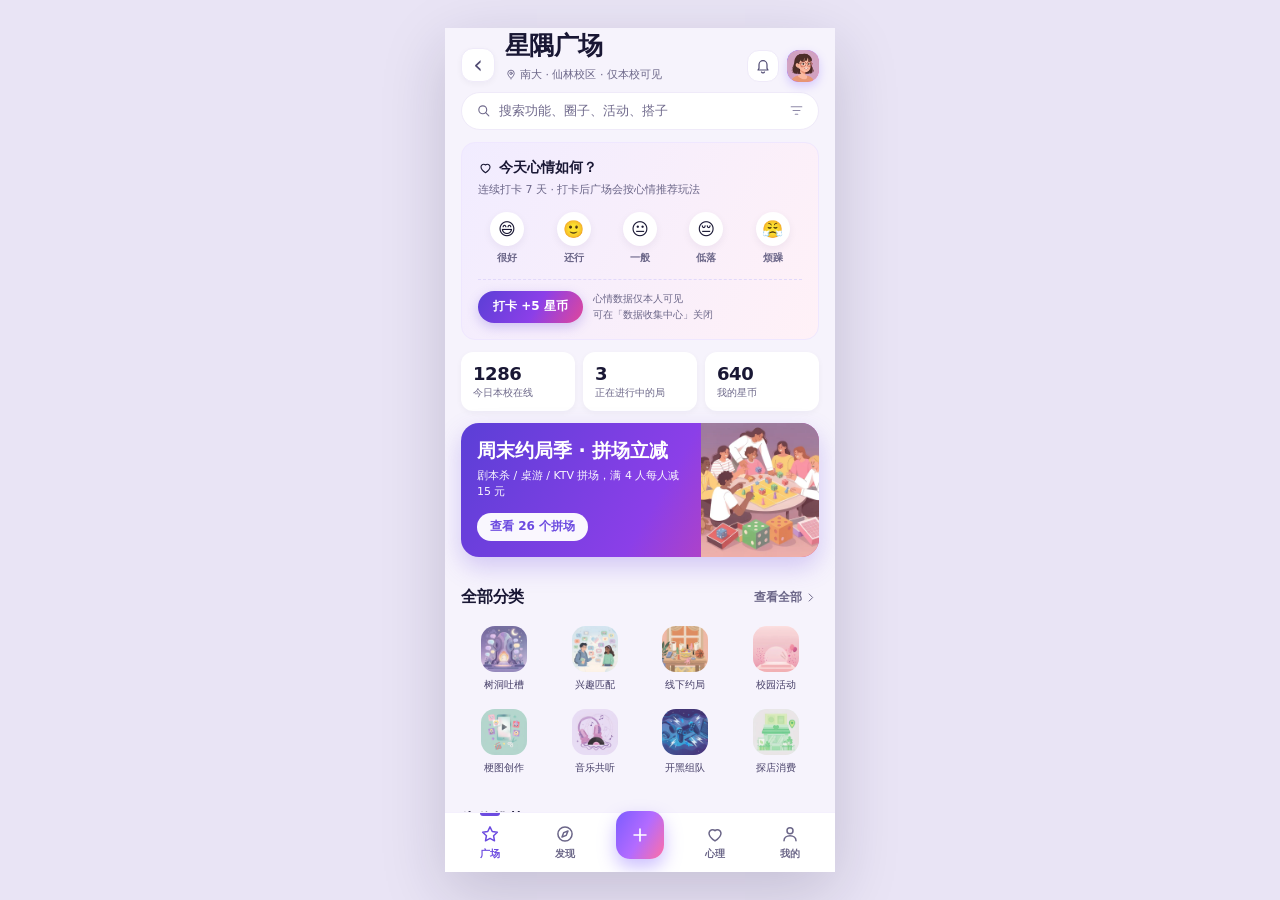
<file: star-plaza/Star-Corner-Plaza.html>
<!DOCTYPE html>
<html lang="zh-CN">
<head>
<meta charset="UTF-8">
<meta name="viewport" content="width=device-width,initial-scale=1,maximum-scale=1,user-scalable=no">
<title>星隅广场 · 校园娱乐中心</title>
<link rel="icon" href="data:image/svg+xml,<svg xmlns='http://www.w3.org/2000/svg' viewBox='0 0 32 32'><text y='26' font-size='26'>🌟</text></svg>">
<link rel="preload" as="image" href="img/banner-weekend.webp">
<link rel="preload" as="image" href="img/avatar-1.webp">

<style>
/* =====================================================================
   星隅广场 · 校园娱乐中心  |  style.css
   v2 — 巡查修复 + 视觉升级（功能与信息架构不变）
   修复：对比度达标 WCAG AA / 焦点态 / disabled / 吸底操作栏 / 滚动穿透
   升级：统一 间距·圆角·字号·阴影 刻度，补齐 hover/active 状态与过渡
   ===================================================================== */

:root{
  /* ---------- 品牌 ---------- */
  --brand:linear-gradient(120deg,#7C5CFF 0%,#B36BFF 52%,#FF6FA5 100%);       /* 装饰性填充 */
  --brand-deep:linear-gradient(120deg,#5B3FD6 0%,#8B3FE8 55%,#E0479B 100%);  /* 承载白字的面 */
  --brand-text:#6C4BE0;        /* 紫色作文字时用（对白底 5.64:1） */
  --brand-soft:linear-gradient(120deg,#F1ECFF 0%,#FFF1F7 100%);

  /* ---------- 底色 ---------- */
  --bg:#F6F3FC;
  --card:#FFFFFF;
  --card2:#F8F5FE;
  --line:#EFEAF9;
  --line2:#F4F0FD;
  --line-strong:#E1D8FA;

  /* ---------- 文字（全部 ≥4.5:1，满足 WCAG AA） ---------- */
  --ink:#191734;    /* 主文字      15.3:1 */
  --sub:#4F4A72;    /* 次级正文     8.4:1 */
  --mute:#6B6688;   /* 辅助文字     5.41:1 */
  --faint:#706A8C;  /* 弱化/脚注    5.09:1 */
  --glyph:#8E89A8;  /* 非文字图形   3.34:1（≥3:1） */

  /* ---------- 字号阶梯（12 档 → 收敛为 11 档） ---------- */
  --fs-2xs:10px;  --fs-xs:11px;   --fs-sm:12px;   --fs-base:13px;
  --fs-md:14px;   --fs-lg:15px;   --fs-xl:16px;   --fs-2xl:18px;
  --fs-3xl:19px;  --fs-4xl:22px;  --fs-5xl:25px;  --fs-num:32px;

  /* ---------- 间距阶梯 ---------- */
  --sp-1:4px; --sp-2:8px; --sp-3:12px; --sp-4:16px; --sp-5:20px; --sp-6:24px;

  /* ---------- 圆角（4 档） ---------- */
  --r-sm:12px; --r-md:14px; --r-lg:18px; --r-full:999px;

  /* ---------- 阴影（3 档） ---------- */
  --sh-1:0 2px 6px rgba(28,20,60,.04);
  --sh-2:0 4px 14px rgba(28,20,60,.06);
  --sh-3:0 8px 24px rgba(28,20,60,.10);
  --sh-brand:0 10px 24px rgba(108,75,224,.26);

  /* ---------- 动效 ---------- */
  --ease:cubic-bezier(.32,.72,.28,1);
  --dur:.2s;

  --font:"PingFang SC","Microsoft YaHei","Hiragino Sans GB","Noto Sans CJK SC",system-ui,-apple-system,sans-serif;
  --sb-h:44px;  --tb-h:60px;
}

*{box-sizing:border-box;margin:0;padding:0;-webkit-tap-highlight-color:transparent;}
html,body{height:100%;}
body{
  font-family:var(--font);color:var(--ink);background:#E9E4F5;
  display:flex;align-items:center;justify-content:center;
  -webkit-font-smoothing:antialiased;overflow:hidden;
}
button,input,textarea{font-family:inherit;font-size:inherit;color:inherit;border:none;background:none;outline:none;}
button{cursor:pointer;}
button:disabled{cursor:not-allowed;}
svg{display:block;flex:none;}

/* ===== 统一焦点态（键盘可达性） ===== */
:focus{outline:none;}
:focus-visible{
  outline:2px solid var(--brand-text);
  outline-offset:2px;
  border-radius:var(--r-sm);
}
.viewport :focus-visible{outline-offset:1px;}

/* ===== 预览容器 ===== */
.viewport{
  width:390px;height:844px;max-height:100vh;
  background:var(--bg);position:relative;overflow:hidden;
  display:flex;flex-direction:column;
  box-shadow:0 20px 60px rgba(28,20,60,.18);
}
@media (max-width:430px){
  body{display:block;background:var(--bg);}
  .viewport{width:100%;height:100vh;max-height:none;box-shadow:none;}
}
/* 极矮视口（横屏手机）保护 */
@media (max-height:520px){
  .viewport{height:100vh;}
}

/* ===== 滚动区 ===== */
.screens{
  flex:1;overflow-y:auto;overflow-x:hidden;
  -webkit-overflow-scrolling:touch;
  overscroll-behavior:contain;   /* 防止滚动穿透 */
}
.screens::-webkit-scrollbar{width:3px;}
.screens::-webkit-scrollbar-thumb{background:#DDD7EE;border-radius:3px;}

/* ===== 通用容器 ===== */
.card{background:var(--card);border-radius:var(--r-md);padding:var(--sp-4);box-shadow:var(--sh-2);}
.sec{display:flex;align-items:center;gap:var(--sp-2);padding:var(--sp-4) var(--sp-4) 10px;}
.sec h2{font-size:var(--fs-xl);font-weight:800;letter-spacing:-.2px;}
.sec .ss{font-size:var(--fs-xs);color:var(--faint);font-weight:600;}
.sec .more{
  margin-left:auto;font-size:var(--fs-sm);color:var(--mute);font-weight:600;
  display:flex;align-items:center;gap:2px;
  padding:4px 2px 4px 8px;border-radius:var(--r-sm);
  transition:color var(--dur) var(--ease),opacity var(--dur) var(--ease);
}
.sec .more:active{opacity:.6;}
@media (hover:hover){.sec .more:hover{color:var(--brand-text);}}

.foot{
  height:36px;padding:0 var(--sp-4) 4px;
  display:flex;align-items:center;gap:6px;
  font-size:var(--fs-2xs);color:var(--faint);   /* 脚注也满足 AA */
}
.foot .dot{width:3px;height:3px;border-radius:50%;background:var(--line-strong);flex:none;}

/* ===== 顶部导航 ===== */
.nav{height:46px;display:flex;align-items:center;gap:10px;padding:0 var(--sp-4);}
.nav .nb{
  width:30px;height:30px;border-radius:10px;background:var(--card);
  border:1px solid var(--line);display:flex;align-items:center;justify-content:center;
  color:var(--sub);flex:none;transition:background var(--dur) var(--ease),transform var(--dur) var(--ease);
}
.nav .nb:active{transform:scale(.92);}
@media (hover:hover){.nav .nb:hover{background:var(--card2);}}
.nav h1{font-size:var(--fs-3xl);font-weight:800;letter-spacing:-.2px;}
.nav .nav-r{margin-left:auto;display:flex;align-items:center;gap:var(--sp-2);color:var(--mute);}

/* ===== 首页标题区 ===== */
.hd{padding:2px var(--sp-4) 10px;display:flex;align-items:flex-end;gap:10px;}
.hd h1{font-size:var(--fs-5xl);font-weight:900;letter-spacing:-.6px;line-height:1.15;}
.hd .loc{font-size:var(--fs-xs);color:var(--mute);display:flex;align-items:center;gap:3px;margin:6px 0 0;}
.hd .hr{margin-left:auto;display:flex;gap:var(--sp-2);align-items:center;}
.av{
  width:32px;height:32px;border-radius:var(--r-sm);background:var(--brand);color:#fff;
  display:flex;align-items:center;justify-content:center;
  box-shadow:0 4px 10px rgba(124,92,255,.28);
  transition:transform var(--dur) var(--ease);
}
.av:active{transform:scale(.92);}
.icobtn{
  width:32px;height:32px;border-radius:var(--r-sm);background:var(--card);
  border:1px solid var(--line);display:flex;align-items:center;justify-content:center;color:var(--sub);
  transition:background var(--dur) var(--ease),transform var(--dur) var(--ease);
}
.icobtn:active{transform:scale(.92);}
@media (hover:hover){.icobtn:hover{background:var(--card2);}}

/* ===== 搜索 ===== */
.search{
  height:38px;border-radius:var(--r-full);background:var(--card);
  border:1px solid var(--line);display:flex;align-items:center;gap:var(--sp-2);
  padding:0 14px;color:var(--faint);font-size:var(--fs-base);
  margin:0 var(--sp-4) var(--sp-3);width:calc(100% - 32px);text-align:left;
  transition:border-color var(--dur) var(--ease),box-shadow var(--dur) var(--ease);
}
.search:active{background:var(--card2);}
@media (hover:hover){.search:hover{border-color:var(--line-strong);}}
.search .sr{margin-left:auto;color:var(--glyph);}

/* ===== 首页顶栏（吸顶 + 滚动收拢 · 复用 index.html 搜索框变化动画） ===== */
.home-top{
  position:sticky;top:0;z-index:7;
  background:var(--bg);
  padding-top:2px;
  transition:padding .35s cubic-bezier(.22,1,.36,1);
}
.home-top::after{
  content:'';position:absolute;left:0;right:0;bottom:0;height:1px;
  background:linear-gradient(to bottom, rgba(28,20,60,.07), transparent);
  opacity:0;transition:opacity .3s;pointer-events:none;
}
.home-top.collapsed{padding-bottom:0;}
.home-top.collapsed::after{opacity:1;}
/* 搜索框收拢动画（与 index.html 同款缓动） */
.home-top .search{
  transition:height .3s cubic-bezier(.22,1,.36,1), font-size .3s cubic-bezier(.22,1,.36,1),
             background .3s, border-color .3s, box-shadow .3s, margin .3s, border-radius .3s;
}
.home-top.collapsed .search{
  height:32px;font-size:var(--fs-sm);
  background:var(--card2);border-color:var(--line-strong);
  margin-bottom:8px;box-shadow:var(--sh-1);
}
/* 标题与位置行随之收拢 */
.home-top .hd h1{transition:font-size .3s cubic-bezier(.22,1,.36,1);}
.home-top.collapsed .hd h1{font-size:var(--fs-4xl);}
.home-top .hd .loc{transition:opacity .25s, transform .3s, height .3s, margin .3s;}
.home-top.collapsed .hd .loc{opacity:0;transform:translateY(-4px);height:0;overflow:hidden;margin:0;}
.home-top .hr .av{transition:width .3s, height .3s;}
.home-top.collapsed .hr .av{width:28px;height:28px;}

/* ===== 心情卡 ===== */
.mood{
  background:var(--brand-soft);border:1px solid #EFE7FF;
  border-radius:var(--r-md);padding:var(--sp-4);margin:0 var(--sp-4) var(--sp-3);
}
.mood-t{font-size:var(--fs-md);font-weight:800;display:flex;align-items:center;gap:6px;}
.mood-s{font-size:var(--fs-xs);color:var(--mute);margin-top:var(--sp-1);line-height:1.55;}
.moods{display:flex;gap:var(--sp-2);margin-top:var(--sp-3);justify-content:space-between;}
.md{display:flex;flex-direction:column;align-items:center;gap:5px;flex:1;padding:2px 0;border-radius:var(--r-sm);}
.md i{
  width:34px;height:34px;border-radius:50%;background:#fff;
  display:flex;align-items:center;justify-content:center;font-size:17px;font-style:normal;
  box-shadow:0 3px 8px rgba(28,20,60,.06);
  transition:transform var(--dur) var(--ease),box-shadow var(--dur) var(--ease);
}
.md span{font-size:var(--fs-2xs);color:var(--mute);font-weight:600;transition:color var(--dur) var(--ease);}
.md.on i{background:var(--brand);box-shadow:0 4px 12px rgba(124,92,255,.38);transform:scale(1.14);}
.md.on span{color:var(--brand-text);font-weight:800;}
.md:active i{transform:scale(.94);}
@media (hover:hover){.md:hover i{transform:scale(1.06);}.md.on:hover i{transform:scale(1.14);}}

.mood-f{display:flex;align-items:center;gap:10px;margin-top:var(--sp-3);padding-top:11px;border-top:1px dashed var(--line-strong);}
.mood-f .btn{
  height:32px;padding:0 15px;border-radius:var(--r-full);background:var(--brand-deep);
  color:#fff;font-size:var(--fs-sm);font-weight:800;display:flex;align-items:center;flex:none;
  box-shadow:0 4px 12px rgba(91,63,214,.26);
  transition:transform var(--dur) var(--ease),opacity var(--dur) var(--ease);
}
.mood-f .btn:active{transform:scale(.95);}
@media (hover:hover){.mood-f .btn:hover{opacity:.92;}}
.mood-f .btn:disabled,.mood-f .btn.done{
  background:#E4E0F2;color:var(--faint);box-shadow:none;opacity:1;
}
.mood-f .tl{font-size:var(--fs-2xs);color:var(--mute);line-height:1.55;}

/* ===== 数据条 ===== */
.stats{display:grid;grid-template-columns:repeat(3,1fr);gap:var(--sp-2);margin:0 var(--sp-4) var(--sp-3);}
.stat{background:var(--card);border-radius:var(--r-sm);padding:11px var(--sp-3);box-shadow:var(--sh-1);}
.stat b{font-size:var(--fs-2xl);font-weight:900;letter-spacing:-.4px;display:block;}
.stat span{font-size:var(--fs-2xs);color:var(--mute);display:block;margin-top:2px;}

/* ===== Banner ===== */
.banner{
  min-height:112px;border-radius:var(--r-lg);display:flex;align-items:stretch;
  background:radial-gradient(circle at 112% -34%,rgba(255,255,255,.16),transparent 38%),var(--brand-deep);
  margin:0 var(--sp-4) var(--sp-3);color:#fff;
  position:relative;overflow:hidden;box-shadow:var(--sh-brand);
}
.banner .btxt{flex:1;min-width:0;padding:var(--sp-4);padding-right:var(--sp-2);display:flex;flex-direction:column;justify-content:center;align-items:flex-start;}
.banner .bt{font-size:var(--fs-3xl);font-weight:900;position:relative;line-height:1.25;}
.banner .bs{font-size:var(--fs-xs);margin-top:5px;position:relative;line-height:1.5;opacity:.96;}
.banner .bb{
  height:28px;padding:0 13px;border-radius:var(--r-full);background:rgba(255,255,255,.96);
  color:var(--brand-text);font-size:var(--fs-sm);font-weight:800;
  display:inline-flex;align-items:center;margin-top:var(--sp-3);position:relative;
  transition:transform var(--dur) var(--ease);
}
.banner .bb:active{transform:scale(.95);}
.banner .bi-img{width:118px;flex:none;position:relative;overflow:hidden;}
.banner .bi-img .imgw{position:absolute;inset:0;border-radius:0;}
.banner .bi-img img{object-fit:cover;object-position:center 38%;}

/* ===== 图片样式（AI 插画 · 懒加载 · 失败回退） ===== */
.imgw{position:relative;display:inline-flex;align-items:center;justify-content:center;overflow:hidden;flex:none;border-radius:inherit;line-height:0;vertical-align:middle;}
.imgw>img{position:absolute;inset:0;width:100%;height:100%;object-fit:cover;display:block;}
.imgw .img-fb{display:none;align-items:center;justify-content:center;line-height:0;}
.imgw.img-err .img-fb{display:flex;}

/* 金刚区插画 */
.g4img{width:46px;height:46px;border-radius:var(--r-md);transition:transform var(--dur) var(--ease),box-shadow var(--dur) var(--ease);}
.g4i:active .g4img{transform:scale(.9);}

/* 推荐卡封面 */
.rimg{width:100%;aspect-ratio:16/10;border-radius:var(--r-md);margin-bottom:8px;background:var(--card2);}
.rimg img{object-fit:cover;}

/* 拼场封面 + 头像堆叠 */
.lcover{width:58px;height:58px;border-radius:var(--r-md);}
.live-li{align-items:center;}
.live-li .live-mid{flex:1;min-width:0;}
.live-meta{display:flex;align-items:center;gap:8px;margin-top:6px;flex-wrap:wrap;}
.live-meta .cnt{font-size:var(--fs-2xs);color:var(--mute);white-space:nowrap;}
.avstack{display:inline-flex;align-items:center;flex:none;}
.avstack .ava{border-radius:50%;border:2px solid var(--card);margin-left:-8px;overflow:hidden;background:var(--card2);}
.avstack .ava:first-child{margin-left:0;}
.ava.s22{width:22px;height:22px;}

/* 全部赛道缩略图 */
.lthumb{width:44px;height:44px;border-radius:var(--r-md);}

/* 赛道头卡插画（右侧竖中） */
.thead{padding-right:104px;}
.th-art{position:absolute;right:14px;top:50%;transform:translateY(-50%);width:80px;height:80px;pointer-events:none;}
.th-art .imgw{width:100%;height:100%;border-radius:var(--r-lg);box-shadow:0 10px 22px rgba(0,0,0,.20);}
.thart img{object-fit:cover;}

/* 我的头像 */
.ua-img{width:52px;height:52px;border-radius:var(--r-md);box-shadow:0 4px 12px rgba(0,0,0,.16);}

/* 顶栏头像按钮 */
.av{padding:0;overflow:hidden;}
.av>img{width:100%;height:100%;object-fit:cover;display:block;border-radius:inherit;}

/* 空态插画 */
.emptybox{background:#F1ECFF;border:1px dashed var(--line-strong);border-radius:var(--r-md);padding:20px var(--sp-3) var(--sp-4);margin:0 var(--sp-4) var(--sp-3);text-align:center;}
.emptybox .emptyart{width:120px;height:120px;margin:0 auto 12px;border-radius:var(--r-md);display:flex;}
.emptybox .nt{display:flex;align-items:center;justify-content:center;gap:6px;font-size:var(--fs-sm);font-weight:800;color:var(--brand-text);}
.emptybox .ns{margin-left:auto;margin-right:auto;max-width:300px;}

/* ===== 金刚区 ===== */
.g4{display:grid;grid-template-columns:repeat(4,1fr);gap:14px 4px;padding:var(--sp-1) var(--sp-4) var(--sp-4);}
.g4i{display:flex;flex-direction:column;align-items:center;gap:6px;padding:2px 0;border-radius:var(--r-sm);}
.g4i i{
  width:46px;height:46px;border-radius:var(--r-md);display:flex;align-items:center;justify-content:center;
  transition:transform var(--dur) var(--ease),box-shadow var(--dur) var(--ease);
}
.g4i span{font-size:var(--fs-2xs);color:#463F68;text-align:center;line-height:1.3;}
.g4i:active i{transform:scale(.9);}
@media (hover:hover){
  .g4i:hover i{transform:translateY(-2px);box-shadow:0 6px 16px rgba(28,20,60,.12);}
}

/* ===== 横向推荐卡 ===== */
.scroll{
  display:flex;gap:10px;padding:0 var(--sp-4) var(--sp-4);
  overflow-x:auto;scrollbar-width:none;
  scroll-snap-type:x proximity;
  overscroll-behavior-x:contain;
}
.scroll::-webkit-scrollbar{display:none;}
.rc{
  width:150px;flex:none;position:relative;background:var(--card);
  border-radius:var(--r-md);padding:var(--sp-3);box-shadow:var(--sh-2);
  text-align:left;scroll-snap-align:start;
  transition:transform var(--dur) var(--ease),box-shadow var(--dur) var(--ease);
}
.rc .ri{width:32px;height:32px;border-radius:11px;display:flex;align-items:center;justify-content:center;}
.rc .rt{
  font-size:var(--fs-base);font-weight:800;margin-top:9px;line-height:1.35;
  display:-webkit-box;-webkit-line-clamp:1;-webkit-box-orient:vertical;overflow:hidden;
}
.rc .rs{
  font-size:var(--fs-2xs);color:var(--mute);margin-top:var(--sp-1);line-height:1.5;
  display:-webkit-box;-webkit-line-clamp:2;-webkit-box-orient:vertical;overflow:hidden;min-height:30px;
}
.rc .rb{
  margin-top:9px;height:26px;border-radius:13px;background:var(--card2);
  color:var(--brand-text);font-size:var(--fs-xs);font-weight:800;
  display:flex;align-items:center;justify-content:center;
}
.rc .rbadge{
  position:absolute;top:10px;right:10px;font-size:9px;font-weight:800;
  color:#fff;background:#C8347E;padding:2px 6px;border-radius:6px;
}
.rc:active{transform:scale(.97);}
@media (hover:hover){.rc:hover{transform:translateY(-2px);box-shadow:var(--sh-3);}}

/* ===== 列表行 ===== */
.list{padding:0 var(--sp-4) var(--sp-3);display:flex;flex-direction:column;gap:9px;}
.li{
  background:var(--card);border-radius:var(--r-sm);padding:var(--sp-3);
  display:flex;align-items:center;gap:11px;box-shadow:var(--sh-1);width:100%;text-align:left;
  transition:transform var(--dur) var(--ease),box-shadow var(--dur) var(--ease),background var(--dur) var(--ease);
}
.li .lci{width:40px;height:40px;border-radius:13px;display:flex;align-items:center;justify-content:center;flex:none;}
.li .lt{
  font-size:var(--fs-base);font-weight:800;line-height:1.35;
  display:-webkit-box;-webkit-line-clamp:2;-webkit-box-orient:vertical;overflow:hidden;
}
.li .ls{font-size:var(--fs-2xs);color:var(--mute);margin-top:var(--sp-1);display:flex;align-items:center;gap:6px;flex-wrap:wrap;}
.li .la{margin-left:auto;flex:none;padding-left:var(--sp-2);}
.bar{width:46px;height:5px;border-radius:99px;background:var(--line2);overflow:hidden;display:inline-block;vertical-align:middle;flex:none;}
.bar i{display:block;height:100%;border-radius:99px;transition:width .32s var(--ease);}
.jbtn{
  height:28px;padding:0 var(--sp-3);border-radius:var(--r-full);
  background:var(--ink);color:#fff;font-size:var(--fs-xs);font-weight:800;
  display:flex;align-items:center;flex:none;
  transition:transform var(--dur) var(--ease),background var(--dur) var(--ease),color var(--dur) var(--ease);
}
.jbtn.ghost{background:var(--card2);color:var(--brand-text);}
.jbtn.on{background:#E8E3F5;color:var(--faint);}
.jbtn:active{transform:scale(.93);}
@media (hover:hover){.jbtn:hover{opacity:.88;}.li:hover{box-shadow:var(--sh-2);}}

/* ===== 胶囊 Tab ===== */
.tabs{display:flex;gap:var(--sp-2);padding:0 var(--sp-4) var(--sp-3);flex-wrap:wrap;}
.tab{
  height:28px;padding:0 var(--sp-3);border-radius:var(--r-full);background:var(--card);
  border:1px solid var(--line);font-size:var(--fs-sm);color:var(--sub);font-weight:600;
  display:flex;align-items:center;
  transition:background var(--dur) var(--ease),color var(--dur) var(--ease),border-color var(--dur) var(--ease),transform var(--dur) var(--ease);
}
.tab.on{background:var(--ink);color:#fff;border-color:var(--ink);font-weight:700;}
.tab:active{transform:scale(.95);}
@media (hover:hover){.tab:not(.on):hover{border-color:var(--line-strong);background:var(--card2);}}

/* ===== 赛道头卡 ===== */
.thead{
  border-radius:var(--r-lg);padding:var(--sp-4);margin:0 var(--sp-4) var(--sp-3);
  color:#fff;position:relative;overflow:hidden;
  background:radial-gradient(circle at 118% -25%,rgba(255,255,255,.15),transparent 40%),linear-gradient(120deg,#5B3FD6,#8B3FE8 55%,#E0479B);
}
.thead .hi{width:46px;height:46px;border-radius:15px;background:rgba(255,255,255,.22);display:flex;align-items:center;justify-content:center;}
.thead h2{font-size:var(--fs-3xl);font-weight:900;margin-top:11px;position:relative;line-height:1.25;}
.thead p{font-size:var(--fs-sm);margin-top:6px;line-height:1.6;position:relative;opacity:1;}
.thead .chips{display:flex;gap:6px;margin-top:11px;flex-wrap:wrap;position:relative;}
.thead .chips span{font-size:var(--fs-2xs);background:rgba(255,255,255,.22);padding:3px 8px;border-radius:7px;}
.thead .hn{display:flex;gap:18px;margin-top:var(--sp-3);position:relative;flex-wrap:wrap;}
.thead .hn div b{font-size:var(--fs-2xl);font-weight:900;}
.thead .hn div span{font-size:var(--fs-2xs);opacity:.9;display:block;margin-top:2px;}

/* ===== 功能卡 ===== */
.fn{
  background:var(--card);border-radius:var(--r-md);padding:var(--sp-3);
  box-shadow:var(--sh-2);width:100%;text-align:left;
  transition:transform var(--dur) var(--ease),box-shadow var(--dur) var(--ease);
}
.fn:active{transform:scale(.99);}
@media (hover:hover){.fn:hover{box-shadow:var(--sh-3);transform:translateY(-1px);}}
.fn-h{display:flex;align-items:center;gap:9px;}
.fn-n{width:22px;height:22px;border-radius:7px;background:var(--ink);color:#fff;font-size:var(--fs-2xs);font-weight:900;display:flex;align-items:center;justify-content:center;flex:none;}
.fn-t{font-size:var(--fs-md);font-weight:800;line-height:1.35;}
.fn-tag{
  margin-left:auto;font-size:var(--fs-2xs);color:var(--faint);font-weight:600;
  background:var(--card2);padding:3px 8px;border-radius:7px;flex:none;
  max-width:110px;overflow:hidden;text-overflow:ellipsis;white-space:nowrap;
}
.fn-d{font-size:var(--fs-sm);color:var(--sub);margin-top:var(--sp-2);line-height:1.65;}
.fn-s{margin-top:9px;background:var(--card2);border-radius:10px;padding:9px 10px;}
.fn-s .sl{font-size:var(--fs-2xs);font-weight:800;color:var(--mute);letter-spacing:.4px;display:flex;align-items:center;gap:4px;}
.fn-s .st{font-size:var(--fs-xs);color:#463F68;margin-top:var(--sp-1);line-height:1.6;}

/* ===== 数据格 / 迷你图 ===== */
.dgrid{display:grid;grid-template-columns:repeat(4,1fr);gap:var(--sp-2);margin-top:var(--sp-3);}
.dg{background:var(--card2);border-radius:11px;padding:9px 6px;text-align:center;}
.dg b{font-size:var(--fs-md);font-weight:900;display:block;}
.dg span{font-size:9.5px;color:var(--mute);display:block;margin-top:3px;line-height:1.3;}
.spark{margin-top:var(--sp-3);background:var(--card2);border-radius:var(--r-sm);padding:10px;}
.spark .sh{font-size:var(--fs-2xs);color:var(--mute);display:flex;align-items:center;justify-content:space-between;margin-bottom:6px;gap:8px;}
.spark .sh b{color:#463F68;font-size:var(--fs-2xs);}
.spark svg{width:100%;height:auto;}

/* ===== 步骤条 ===== */
.steps{display:flex;flex-direction:column;margin-top:var(--sp-3);}
.step{display:flex;gap:11px;}
.step .sd{display:flex;flex-direction:column;align-items:center;flex:none;}
.step .sn{width:24px;height:24px;border-radius:50%;background:#F1ECFF;color:var(--brand-text);font-size:var(--fs-xs);font-weight:900;display:flex;align-items:center;justify-content:center;}
.step .sl2{width:2px;flex:1;background:var(--line);margin:3px 0;min-height:18px;}
.step:last-child .sl2{background:transparent;}
.step .sx{padding-bottom:10px;}
.step .st2{font-size:var(--fs-base);font-weight:800;line-height:24px;}
.step .ss2{font-size:var(--fs-xs);color:var(--mute);margin-top:var(--sp-1);line-height:1.6;}

/* ===== 同校在说 ===== */
.voices{display:flex;flex-wrap:wrap;gap:7px;margin-top:10px;}
.voice{
  font-size:var(--fs-xs);color:var(--sub);background:var(--card);
  border:1px solid var(--line);padding:6px 10px;border-radius:var(--r-sm);
  display:flex;align-items:center;gap:5px;
}
.voice b{color:var(--brand-text);font-size:var(--fs-2xs);}

/* ===== 热榜 ===== */
.rank{
  display:flex;align-items:center;gap:11px;background:var(--card);
  border-radius:var(--r-sm);padding:11px var(--sp-3);box-shadow:var(--sh-1);
}
.rk{width:22px;height:22px;border-radius:8px;background:var(--card2);color:var(--mute);font-size:var(--fs-xs);font-weight:900;display:flex;align-items:center;justify-content:center;flex:none;}
.rk.t1{background:linear-gradient(120deg,#FFB020,#FF7A7A);color:#fff;}
.rk.t2{background:linear-gradient(120deg,#B8B2D0,#8E88AE);color:#fff;}
.rk.t3{background:linear-gradient(120deg,#D8956B,#B57A50);color:#fff;}
.rank .rt2{font-size:var(--fs-base);font-weight:700;line-height:1.4;}
.rank .rs2{font-size:var(--fs-2xs);color:var(--faint);margin-top:var(--sp-1);display:flex;align-items:center;gap:5px;}
.rank .rv{margin-left:auto;text-align:right;flex:none;}
.rank .rv b{font-size:var(--fs-base);font-weight:900;color:#C8347E;display:flex;align-items:center;gap:2px;justify-content:flex-end;}
.rank .rv b.down{color:var(--faint);}
.rank .rv span{font-size:9.5px;color:var(--faint);}

/* ===== 表单 ===== */
.field{background:var(--card);border-radius:var(--r-sm);padding:0 14px;box-shadow:var(--sh-1);margin-bottom:9px;}
.fr{display:flex;align-items:center;gap:10px;padding:var(--sp-3) 0;border-bottom:1px solid var(--line2);text-align:left;width:100%;}
.fr:last-child{border-bottom:none;}
.fr .fl{font-size:var(--fs-base);color:#463F68;width:66px;flex:none;font-weight:700;}
.fr .fv{font-size:var(--fs-base);color:var(--ink);flex:1;min-width:0;overflow:hidden;text-overflow:ellipsis;white-space:nowrap;}
.fr .fv.ph{color:var(--faint);}
.fr .fa{margin-left:auto;color:var(--glyph);flex:none;}
.fr input{flex:1;font-size:var(--fs-base);min-width:0;}
.fr input::placeholder{color:var(--faint);}
.fr:active .fa{color:var(--mute);}

/* 表单错误态 */
.field.err{border:1px solid #E0479B;box-shadow:0 0 0 3px rgba(224,71,155,.10);}
.field-err{
  display:flex;align-items:center;gap:5px;
  font-size:var(--fs-xs);color:#C2357F;font-weight:700;
  margin:-4px 0 10px;padding:0 2px;
  animation:shake .3s var(--ease);
}
@keyframes shake{0%,100%{transform:translateX(0)}25%{transform:translateX(-4px)}75%{transform:translateX(4px)}}

/* ===== 开关 ===== */
.sw{width:42px;height:25px;border-radius:13px;background:#DDD8EE;position:relative;flex:none;transition:background var(--dur) var(--ease);}
.sw i{position:absolute;top:3px;left:3px;width:19px;height:19px;border-radius:50%;background:#fff;box-shadow:0 2px 5px rgba(0,0,0,.16);transition:left var(--dur) var(--ease);}
.sw.on{background:var(--brand-text);}
.sw.on i{left:20px;}

/* ===== 提示块 ===== */
.note{background:#F1ECFF;border:1px dashed var(--line-strong);border-radius:var(--r-sm);padding:var(--sp-3);margin:0 var(--sp-4) var(--sp-3);}
.note .nt{font-size:var(--fs-sm);font-weight:800;color:var(--brand-text);display:flex;align-items:center;gap:6px;}
.note .ns{font-size:var(--fs-xs);color:var(--sub);margin-top:7px;line-height:1.7;}
.note .nl{
  font-size:var(--fs-xs);color:var(--brand-text);font-weight:700;margin-top:var(--sp-2);
  display:flex;align-items:center;gap:3px;background:none;width:auto;padding:2px 0;
}
.note .nl:active{opacity:.6;}

/* ===== 数据大数 ===== */
.big{background:var(--card);border-radius:var(--r-md);padding:var(--sp-4);margin:0 var(--sp-4) var(--sp-3);box-shadow:var(--sh-2);}
.big .bl{font-size:var(--fs-sm);color:var(--mute);}
.big .bv{font-size:var(--fs-num);font-weight:900;letter-spacing:-1px;margin-top:var(--sp-1);line-height:1.1;}
.big .bv em{font-style:normal;font-size:var(--fs-md);color:var(--mute);font-weight:700;margin-left:3px;}
.big .bd{font-size:var(--fs-2xs);color:#0F7E53;font-weight:800;margin-top:var(--sp-1);display:flex;align-items:center;gap:3px;flex-wrap:wrap;}
.big .bd>span{min-width:0;flex:1;overflow-wrap:anywhere;}
.big svg:not([width]){width:100%;height:auto;margin-top:var(--sp-2);}

/* ===== 偏好条 ===== */
.pbar{display:flex;align-items:center;gap:9px;margin-top:10px;}
.pbar .pl{font-size:var(--fs-sm);color:#463F68;width:70px;flex:none;}
.pbar .pb{flex:1;height:8px;border-radius:99px;background:var(--line2);overflow:hidden;}
.pbar .pb i{display:block;height:100%;border-radius:99px;transition:width .42s var(--ease);}
.pbar .pv{font-size:var(--fs-xs);font-weight:800;color:#463F68;width:34px;text-align:right;flex:none;}

/* ===== 授权行 / 我的行 ===== */
.auth,.mrow2{
  display:flex;align-items:center;gap:11px;background:var(--card);
  border-radius:var(--r-sm);padding:var(--sp-3);box-shadow:var(--sh-1);width:100%;text-align:left;
  transition:background var(--dur) var(--ease),box-shadow var(--dur) var(--ease);
}
.auth .ai,.mrow2 .mi2{width:34px;height:34px;border-radius:11px;display:flex;align-items:center;justify-content:center;flex:none;}
.auth .at,.mrow2 .mt2{font-size:var(--fs-base);font-weight:800;}
.auth .as,.mrow2 .ms2{font-size:var(--fs-2xs);color:var(--mute);margin-top:3px;line-height:1.55;}
.auth .sw{margin-left:auto;}
.mrow2 .mc{margin-left:auto;flex:none;color:var(--glyph);transition:transform var(--dur) var(--ease);}
.mrow2 .mbadge{margin-left:auto;flex:none;font-size:var(--fs-2xs);font-weight:800;color:#C2357F;background:#FFECF2;padding:3px 8px;border-radius:8px;}
@media (hover:hover){
  .mrow2:hover{box-shadow:var(--sh-2);}
  .mrow2:hover .mc{transform:translateX(2px);color:var(--mute);}
}
.mrow2:active,.rank:active{opacity:.72;}

/* ===== 用户卡 ===== */
.ucard{
  background:linear-gradient(120deg,#5B3FD6,#8B3FE8 55%,#E0479B);
  border-radius:var(--r-lg);padding:var(--sp-4);margin:0 var(--sp-4) var(--sp-3);
  color:#fff;display:flex;align-items:center;gap:var(--sp-3);
  position:relative;overflow:hidden;box-shadow:var(--sh-brand);
  background:radial-gradient(circle at 120% -30%,rgba(255,255,255,.15),transparent 40%),linear-gradient(120deg,#5B3FD6,#8B3FE8 55%,#E0479B);
}
.ucard .ua{width:52px;height:52px;border-radius:var(--r-md);background:rgba(255,255,255,.25);display:flex;align-items:center;justify-content:center;flex:none;}
.ucard .un{font-size:var(--fs-2xl);font-weight:900;position:relative;}
.ucard .us{font-size:var(--fs-2xs);opacity:.96;margin-top:5px;display:flex;align-items:center;gap:6px;flex-wrap:wrap;position:relative;}
.ucard .us i{font-style:normal;background:rgba(255,255,255,.22);padding:2px 7px;border-radius:6px;}
.ucard .ug{margin-left:auto;text-align:right;flex:none;position:relative;}
.ucard .ug b{font-size:var(--fs-xl);font-weight:900;}
.ucard .ug span{font-size:var(--fs-2xs);opacity:.9;display:block;margin-top:2px;}

/* ===== 底部操作条（吸底） ===== */
.actbar{
  position:sticky;bottom:0;z-index:5;
  display:flex;align-items:center;gap:10px;
  padding:11px var(--sp-4);
  background:rgba(255,255,255,.94);
  -webkit-backdrop-filter:blur(12px);backdrop-filter:blur(12px);
  border-top:1px solid var(--line2);
}
.ghost-btn{
  height:40px;padding:0 var(--sp-4);border-radius:20px;background:var(--card2);
  color:var(--brand-text);font-size:var(--fs-base);font-weight:800;
  display:flex;align-items:center;gap:6px;flex:none;
  transition:background var(--dur) var(--ease),transform var(--dur) var(--ease),color var(--dur) var(--ease);
}
.ghost-btn.on{background:#FFECF2;color:#C2357F;}
.ghost-btn:active{transform:scale(.96);}
@media (hover:hover){.ghost-btn:hover{background:#EFE9FF;}.ghost-btn.on:hover{background:#FFE0EC;}}
.primary-btn{
  flex:1;height:44px;border-radius:22px;background:var(--brand-deep);color:#fff;
  font-size:var(--fs-md);font-weight:800;display:flex;align-items:center;justify-content:center;gap:6px;
  box-shadow:0 8px 18px rgba(91,63,214,.28);
  transition:transform var(--dur) var(--ease),box-shadow var(--dur) var(--ease);
}
.primary-btn:active{transform:scale(.97);box-shadow:0 4px 10px rgba(91,63,214,.24);}
@media (hover:hover){.primary-btn:hover{box-shadow:0 10px 22px rgba(91,63,214,.34);}}
.primary-btn:disabled{background:#DDD8EE;color:var(--faint);box-shadow:none;}

/* ===== 底部 Tab Bar ===== */
.tabbar{
  height:var(--tb-h);flex:none;background:var(--card);border-top:1px solid var(--line2);
  display:flex;align-items:center;padding:0 var(--sp-2);position:relative;z-index:7;
}
.tab2{
  flex:1;height:100%;display:flex;flex-direction:column;align-items:center;justify-content:center;gap:3px;
  font-size:var(--fs-2xs);color:var(--mute);font-weight:600;position:relative;
  transition:color var(--dur) var(--ease);
}
.tab2.on{color:var(--brand-text);font-weight:800;}
.tab2.on::before{
  content:"";position:absolute;top:0;left:50%;transform:translateX(-50%);
  width:20px;height:3px;border-radius:0 0 3px 3px;background:var(--brand-text);
}
.tab2:active{opacity:.6;}
@media (hover:hover){.tab2:not(.on):hover{color:var(--sub);}}
.fab{
  width:48px;height:48px;border-radius:var(--r-md);background:var(--brand);color:#fff;
  display:flex;align-items:center;justify-content:center;
  box-shadow:0 8px 18px rgba(124,92,255,.4);margin-top:-16px;
  transition:transform var(--dur) var(--ease),box-shadow var(--dur) var(--ease);
}
.fab:active{transform:scale(.9);}
@media (hover:hover){.fab:hover{transform:translateY(-2px);box-shadow:0 12px 24px rgba(124,92,255,.46);}}

/* ===== 遮罩 / 弹层 / Toast ===== */
.overlay{
  position:absolute;inset:0;background:rgba(25,23,52,.44);
  opacity:0;pointer-events:none;transition:opacity .24s var(--ease);z-index:40;
}
.overlay.show{opacity:1;pointer-events:auto;}
.sheet{
  position:absolute;left:0;right:0;bottom:0;z-index:50;
  background:var(--bg);border-radius:var(--r-lg) var(--r-lg) 0 0;
  max-height:88%;display:flex;flex-direction:column;
  transform:translateY(100%);transition:transform .3s var(--ease);
  box-shadow:0 -12px 40px rgba(28,20,60,.22);
}
.sheet.show{transform:translateY(0);}
.sheet-hd{
  height:52px;flex:none;display:flex;align-items:center;padding:0 var(--sp-4);
  border-bottom:1px solid var(--line2);background:var(--card);border-radius:var(--r-lg) var(--r-lg) 0 0;
}
.sheet-hd h3{font-size:var(--fs-xl);font-weight:800;}
.sheet-hd .sx{
  margin-left:auto;width:28px;height:28px;border-radius:10px;background:var(--card2);
  display:flex;align-items:center;justify-content:center;color:var(--sub);
  transition:background var(--dur) var(--ease),transform var(--dur) var(--ease);
}
.sheet-hd .sx:active{transform:scale(.92);}
@media (hover:hover){.sheet-hd .sx:hover{background:#EFE9FF;}}
.sheet-bd{
  flex:1;overflow-y:auto;padding:var(--sp-3) var(--sp-4) var(--sp-2);
  overscroll-behavior:contain;   /* 防止滚动穿透到下层 */
}
.sheet-bd::-webkit-scrollbar{width:3px;}
.sheet-bd::-webkit-scrollbar-thumb{background:#DDD7EE;border-radius:3px;}
.sheet-ft{flex:none;padding:11px var(--sp-4);background:var(--card);border-top:1px solid var(--line2);display:flex;gap:10px;}

.toast{
  position:absolute;left:50%;bottom:96px;transform:translate(-50%,12px);
  background:rgba(25,23,52,.94);color:#fff;font-size:var(--fs-base);font-weight:700;
  padding:10px 18px;border-radius:var(--r-full);z-index:80;
  opacity:0;pointer-events:none;transition:all .24s var(--ease);
  white-space:nowrap;max-width:330px;overflow:hidden;text-overflow:ellipsis;
  box-shadow:0 8px 24px rgba(28,20,60,.28);
}
.toast.show{opacity:1;transform:translate(-50%,0);}

/* ===== 星币飞出动画 ===== */
.coin-pop{
  position:absolute;z-index:90;font-size:var(--fs-md);font-weight:900;color:#B45309;
  pointer-events:none;animation:coinUp .9s ease-out forwards;
}
@keyframes coinUp{0%{opacity:0;transform:translateY(0) scale(.8)}20%{opacity:1}100%{opacity:0;transform:translateY(-46px) scale(1.15)}}

/* ===== 空状态 ===== */
.empty{padding:var(--sp-6) var(--sp-4);text-align:center;}
.empty .ei{
  width:56px;height:56px;border-radius:var(--r-md);background:var(--card2);color:var(--faint);
  display:flex;align-items:center;justify-content:center;margin:0 auto var(--sp-3);
}
.empty .et{font-size:var(--fs-md);font-weight:800;color:var(--sub);}
.empty .es{font-size:var(--fs-xs);color:var(--mute);margin-top:6px;line-height:1.7;}

/* ===== 尊重系统「减少动态效果」 ===== */
@media (prefers-reduced-motion:reduce){
  *,*::before,*::after{animation-duration:.01ms!important;animation-iteration-count:1!important;transition-duration:.01ms!important;}
}

/* ===== 返回校园主页（由主代码悬浮球进入时使用） ===== */
.back-home{
  width:34px;height:34px;border-radius:12px;background:var(--card);
  border:1px solid var(--line);color:var(--sub);
  display:inline-flex;align-items:center;justify-content:center;
  font-size:24px;line-height:1;flex:none;text-decoration:none;
  box-shadow:var(--sh-1);
  transition:background var(--dur) var(--ease),transform var(--dur) var(--ease);
}
.back-home:active{transform:scale(.9);background:var(--card2);}
@media (hover:hover){.back-home:hover{background:var(--card2);}}

</style>

</head>
<body>

<div class="viewport">
  <main class="screens" id="screens"></main>
  <nav class="tabbar" id="tabbar"></nav>

  <div class="overlay" id="overlay"></div>
  <div class="toast" id="toast"></div>
</div>



<script>
var WEBP = {"img/avatar-1.webp": "img/avatar-1.webp", "img/avatar-2.webp": "img/avatar-2.webp", "img/avatar-3.webp": "img/avatar-3.webp", "img/avatar-4.webp": "img/avatar-4.webp", "img/avatar-5.webp": "img/avatar-5.webp", "img/banner-weekend.webp": "img/banner-weekend.webp", "img/empty-state.webp": "img/empty-state.webp", "img/pet-mascot.webp": "img/pet-mascot.webp", "img/track-create.webp": "img/track-create.webp", "img/track-event.webp": "img/track-event.webp", "img/track-game.webp": "img/track-game.webp", "img/track-local.webp": "img/track-local.webp", "img/track-match.webp": "img/track-match.webp", "img/track-offline.webp": "img/track-offline.webp", "img/track-radio.webp": "img/track-radio.webp", "img/track-treehole.webp": "img/track-treehole.webp"};
/* =====================================================================
   星隅广场 · 数据层  data.js
   校园娱乐功能：8 大赛道 / 40 项功能 / 9 个目标模块 / 运营与埋点数据
   ===================================================================== */
(function (w) {
  'use strict';

  /* ---------- 线性扁平图标（24 视框，stroke 用 currentColor） ---------- */
  var ICONS = {
    star: '<path d="M12 3.4l2.7 5.6 6.1.9-4.5 4.2 1.1 6.1L12 17.3l-5.4 2.9 1.1-6.1-4.5-4.2 6.1-.9z"/>',
    heart: '<path d="M12 20.3S4.8 16 4.8 10.9A4.3 4.3 0 0 1 12 8a4.3 4.3 0 0 1 7.2 2.9c0 5.1-7.2 9.4-7.2 9.4z"/>',
    moon: '<path d="M20.5 14.9A8.6 8.6 0 0 1 9.1 3.5a8.6 8.6 0 1 0 11.4 11.4z"/>',
    users: '<circle cx="9" cy="8" r="3.2"/><path d="M3.5 19.5c0-3 2.5-5.3 5.5-5.3s5.5 2.3 5.5 5.3"/><path d="M16 5.2a3.2 3.2 0 0 1 0 5.9"/><path d="M17.3 14.7c1.9.8 3.2 2.6 3.2 4.8"/>',
    dice: '<rect x="3.5" y="3.5" width="17" height="17" rx="4"/><circle cx="8.5" cy="8.5" r="1.25" fill="currentColor" stroke="none"/><circle cx="15.5" cy="8.5" r="1.25" fill="currentColor" stroke="none"/><circle cx="12" cy="12" r="1.25" fill="currentColor" stroke="none"/><circle cx="8.5" cy="15.5" r="1.25" fill="currentColor" stroke="none"/><circle cx="15.5" cy="15.5" r="1.25" fill="currentColor" stroke="none"/>',
    ticket: '<rect x="3" y="6" width="18" height="12" rx="2.6"/><path d="M14.5 6v12" stroke-dasharray="2.6 2.6"/>',
    video: '<rect x="2.8" y="5.5" width="12.6" height="13" rx="3"/><path d="M15.4 11.2l5.8-3.4v8.4l-5.8-3.4z"/>',
    image: '<rect x="3" y="4.5" width="18" height="15" rx="3"/><circle cx="8.6" cy="9.8" r="1.7"/><path d="M4.2 17.4l4.5-4.2a1.6 1.6 0 0 1 2.2 0l6.9 6.4"/>',
    music: '<circle cx="7" cy="17.4" r="2.8"/><circle cx="17.5" cy="15.4" r="2.8"/><path d="M9.8 17.4V7.2l10.5-2.2v10.4"/>',
    gamepad: '<rect x="2.5" y="7.5" width="19" height="11" rx="5"/><path d="M7.6 10.8v4.4M5.4 13h4.4"/><circle cx="15.8" cy="11.8" r="1.25" fill="currentColor" stroke="none"/><circle cx="18.3" cy="14.2" r="1.25" fill="currentColor" stroke="none"/>',
    store: '<path d="M3.5 9.5h17v9a1.5 1.5 0 0 1-1.5 1.5H5A1.5 1.5 0 0 1 3.5 18.5z"/><path d="M3.5 9.5L5.8 5a1.5 1.5 0 0 1 1.4-.9h9.6a1.5 1.5 0 0 1 1.4.9l2.3 4.5"/><path d="M9.8 20v-5h4.4v5"/>',
    calendar: '<rect x="3.5" y="5" width="17" height="15.5" rx="3"/><path d="M3.5 10.2h17"/><path d="M8 3v4M16 3v4"/><circle cx="12" cy="14.8" r="1.4" fill="currentColor" stroke="none"/>',
    mappin: '<path d="M12 21s6.5-5.6 6.5-10.2A6.5 6.5 0 0 0 5.5 10.8C5.5 15.4 12 21 12 21z"/><circle cx="12" cy="10.6" r="2.4"/>',
    headphone: '<path d="M4.5 15.2v-3.4a7.5 7.5 0 0 1 15 0v3.4"/><rect x="2.8" y="13.8" width="4.2" height="6.2" rx="2.1"/><rect x="17" y="13.8" width="4.2" height="6.2" rx="2.1"/>',
    paw: '<circle cx="7" cy="9" r="1.85"/><circle cx="12" cy="7.2" r="1.85"/><circle cx="17" cy="9" r="1.85"/><path d="M12 11.4c3 0 5 2.4 5 4.6 0 2-1.7 3.4-3.6 3.4-1 0-1.5-.4-2.4-.4s-1.4.4-2.4.4C6.7 19.4 5 18 5 16c0-2.2 4-4.6 7-4.6z"/>',
    sparkle: '<path d="M11 3.2l1.9 4.9L17.9 10l-5 1.9-1.9 4.9-1.9-4.9L4.1 10l5-1.9z"/><path d="M18.4 15.4l.85 2.1 2.15.85-2.15.85-.85 2.1-.85-2.1-2.15-.85 2.15-.85z"/>',
    target: '<circle cx="12" cy="12" r="8.5"/><circle cx="12" cy="12" r="4.8"/><circle cx="12" cy="12" r="1.5" fill="currentColor" stroke="none"/>',
    chat: '<path d="M20.5 12.2c0 4-3.8 7.2-8.5 7.2-1 0-2-.14-2.9-.42L4.6 20.5l1.3-3.4A7 7 0 0 1 3.5 12.2C3.5 8.2 7.3 5 12 5s8.5 3.2 8.5 7.2z"/>',
    tag: '<path d="M20.4 13.5l-6.9 6.9a2 2 0 0 1-2.8 0l-6.9-6.9a2 2 0 0 1-.5-1.4V5.4a2 2 0 0 1 2-2h6.7a2 2 0 0 1 1.4.5l6.9 6.9a2 2 0 0 1 .1 2.7z"/><circle cx="8.3" cy="8.3" r="1.3"/>',
    flame: '<path d="M13 2.6c.6 3-1.4 4.2-2.8 5.7C8.5 10 7 11.7 7 14.1a5 5 0 0 0 10 .3c0-2.4-1.3-3.9-2.4-5.2-.5 1-1.2 1.6-2 1.9.5-3.6-.7-6.6.4-8.5z"/>',
    clock: '<circle cx="12" cy="12" r="8.5"/><path d="M12 7.2V12l3.4 2"/>',
    compass: '<circle cx="12" cy="12" r="8.5"/><path d="M15.6 8.4l-2.1 5.2-5.1 2 2-5.2z"/>',
    book: '<path d="M4 4.6h6a2.5 2.5 0 0 1 2 2.5v12.9a2 2 0 0 0-2-1.7H4z"/><path d="M20 4.6h-6a2.5 2.5 0 0 0-2 2.5v12.9a2 2 0 0 1 2-1.7h6z"/>',
    gift: '<rect x="3.5" y="9" width="17" height="11.5" rx="2.2"/><path d="M3.5 13.4h17M12 9v11.5"/><path d="M12 9S10.6 5 8.3 5a2.1 2.1 0 0 0 0 4.2zM12 9s1.4-4 3.7-4a2.1 2.1 0 0 1 0 4.2z"/>',
    mic: '<rect x="9" y="3" width="6" height="10" rx="3"/><path d="M5.5 11.6a6.5 6.5 0 0 0 13 0"/><path d="M12 18.2V21"/>',
    layers: '<path d="M12 3.4l8.5 4.4-8.5 4.4L3.5 7.8z"/><path d="M3.5 12.4L12 16.8l8.5-4.4"/><path d="M3.5 16.8L12 21.2l8.5-4.4"/>',
    route: '<circle cx="6" cy="18" r="2.6"/><circle cx="18" cy="6" r="2.6"/><path d="M8.6 18h4.9a4.5 4.5 0 0 0 4.5-4.5V8.6"/>',
    zap: '<path d="M13.6 3L5 13.6h5.9L9.9 21l8.6-10.6h-5.9z"/>',
    shield: '<path d="M12 3.2l7 2.6v5.6c0 4.3-2.9 7.6-7 9.4-4.1-1.8-7-5.1-7-9.4V5.8z"/><path d="M9.2 12.1l2 2 3.6-3.8"/>',
    wallet: '<rect x="3" y="6" width="18" height="13" rx="3"/><path d="M3 10.2h18"/><circle cx="16.6" cy="14.8" r="1.3" fill="currentColor" stroke="none"/>',
    check: '<circle cx="12" cy="12" r="8.5"/><path d="M8.2 12.3l2.6 2.6 5-5.2"/>',
    hand: '<path d="M8 11V5.6a1.6 1.6 0 0 1 3.2 0V11"/><path d="M11.2 10.4V4.8a1.6 1.6 0 0 1 3.2 0v5.6"/><path d="M14.4 10.8V6.8a1.6 1.6 0 0 1 3.2 0V15c0 3.3-2.7 6-6 6h-1a5 5 0 0 1-5-5v-3.4a1.6 1.6 0 0 1 3.2 0V14.6"/>',
    palette: '<path d="M12 21a9 9 0 1 1 9-9c0 2.5-2 3.4-3.6 3.4H15a2.4 2.4 0 0 0-1.8 4c.5.6.2 1.6-.8 1.6z"/><circle cx="8" cy="10" r="1.2" fill="currentColor" stroke="none"/><circle cx="12" cy="7.4" r="1.2" fill="currentColor" stroke="none"/><circle cx="16" cy="10.4" r="1.2" fill="currentColor" stroke="none"/>',
    pinboard: '<rect x="3" y="4" width="18" height="14" rx="3"/><path d="M7 21h10"/><path d="M12 18v3"/><path d="M7 8h7M7 12h10"/>',
    plus: '<path d="M12 5.5v13M5.5 12h13"/>',
    chart: '<rect x="3" y="12" width="4.2" height="8" rx="1.6"/><rect x="9.9" y="7" width="4.2" height="13" rx="1.6"/><rect x="16.8" y="3" width="4.2" height="17" rx="1.6"/>',
    user: '<circle cx="12" cy="8" r="3.6"/><path d="M4.8 20.2c0-3.6 3.2-6 7.2-6s7.2 2.4 7.2 6"/>',
    bell: '<path d="M18 15.5V10a6 6 0 1 0-12 0v5.5L4.5 18h15z"/><path d="M9.8 21a2.4 2.4 0 0 0 4.4 0"/>',
    search: '<circle cx="10.8" cy="10.8" r="6.3"/><path d="M15.5 15.5L20.5 20.5"/>',
    filter: '<path d="M3.5 6h17M6.5 12h11M10 18h4"/>',
    chevron: '<path d="M9.5 5.5l6.5 6.5-6.5 6.5"/>',
    back: '<path d="M14.5 5.5L8 12l6.5 6.5"/>',
    eye: '<path d="M2.5 12S6 6 12 6s9.5 6 9.5 6-3.5 6-9.5 6-9.5-6-9.5-6z"/><circle cx="12" cy="12" r="2.8"/>',
    lock: '<rect x="4.5" y="10" width="15" height="10.5" rx="2.6"/><path d="M8 10V7.6a4 4 0 0 1 8 0V10"/>',
    edit: '<path d="M4 20h4.2L19 9.2a2.1 2.1 0 0 0-3-3L5.2 17z"/>',
    grid: '<rect x="3.5" y="3.5" width="7" height="7" rx="2"/><rect x="13.5" y="3.5" width="7" height="7" rx="2"/><rect x="3.5" y="13.5" width="7" height="7" rx="2"/><rect x="13.5" y="13.5" width="7" height="7" rx="2"/>',
    trend: '<path d="M3.5 16.5l5-5 3.5 3.5 6.5-6.5"/><path d="M15 8h4.5v4.5"/>',
    bookmark: '<path d="M6.5 3.5h11v17l-5.5-4-5.5 4z"/>',
    close: '<path d="M6 6l12 12M18 6L6 18"/>',
    send: '<path d="M21 3L10.5 13.5"/><path d="M21 3l-6.8 18-3.7-7.5L3 9.8z"/>',
    warn: '<path d="M12 3.4l9.3 16.2H2.7z"/><path d="M12 9.6v3.9" stroke-width="1.8"/><circle cx="12" cy="16.3" r="1.1" fill="currentColor" stroke="none"/>'
  };

  /* ---------- 8 大赛道 · 每赛道 5 项核心功能 ---------- */
  var CATS = [
    {
      id: 'treehole', n: '01', key: '匿名树洞与情绪吐槽', short: '树洞吐槽', c: '#7C5CFF', soft: '#F1ECFF', icon: 'moon',
      heat: 96, players: '3,412', peak: '22-01', joined: true,
      desc: '大学生最常用的情绪出口：在不暴露身份的前提下倾诉、吐槽、寻求共鸣。',
      items: [
        { i: 'chat', name: '匿名提问箱', src: 'Popi / Tell 匿名提问', desc: '开放一个匿名提问入口，本人可挑选问题公开回答，问答沉淀成个人主页。', scene: '想知道同学对自己的真实看法，但又怕回答被截图外传、当场社死。', use: '默认仅本校可见，发布者不显示头像与昵称；回答内容 30 天后自动归档，从机制上消除"被截图社死"的顾虑。', stats: [328, 96, 87, '22-01'], trend: [210, 268, 245, 330, 296, 412, 328], steps: [['打开提问箱', '从广场或同学分享的卡片进入'], ['匿名写下问题', '无需登录身份，系统只标记"同校"'], ['对方挑选并公开回答', '回答同步到主页与树洞话题墙']], voices: [['匿名才敢说真话', 128], ['比朋友圈安全多了', 96], ['希望回答能匿名追问', 64], ['话题墙每天都想看', 57]] },
        { i: 'moon', name: '树洞 / 吐槽墙', src: 'Soul 瞬间 / 树洞 App', desc: '完全匿名发布图文，不带任何身份信息，陌生人可点赞评论形成共鸣。', scene: '考试周崩溃、失恋、被小组作业坑了，想发泄却不敢发在朋友圈。', use: '发布后 24 小时内仅本校可见，超过时限自动转为仅自己可见，情绪有处安放也不会留下痕迹。', stats: [512, 94, 91, '23-01'], trend: [380, 420, 396, 505, 470, 610, 512], steps: [['选一个话题墙', '每日一个话题，降低开口成本'], ['匿名写下此刻', '支持图文与语音，不显示任何身份'], ['收到抱抱与共鸣', '轻互动贴纸代替打字安慰']], voices: [['期末周的救命稻草', 213], ['看别人的吐槽会被治愈', 158], ['匿名才敢说', 121], ['希望有夜间模式', 74]] },
        { i: 'heart', name: '情绪日记 + AI 回信', src: '心岛日记 / 情绪类 App', desc: '记录当天心情与事件，系统或 AI 给出温柔回应，形成连续情绪曲线。', scene: '深夜情绪低落，找不到人倾诉，也不想让熟人看到自己的脆弱。', use: 'AI 回信只做陪伴不做诊断，连续低落 5 天会主动提示校内心理中心入口，并生成可导出的情绪曲线。', stats: [246, 90, 78, '22-02'], trend: [180, 205, 190, 262, 238, 310, 246], steps: [['记录此刻心情', '五档心情 + 一句备注，10 秒完成'], ['AI 温柔回信', '陪伴式回应，不做诊断'], ['沉淀情绪曲线', '连续 7 天生成周报，可导出']], voices: [['AI 回信比想象中暖', 187], ['曲线让我看见自己', 143], ['希望可自定义语气', 88]] },
        { i: 'flame', name: '同校热点话题榜', src: '微博校园超话 / 校内论坛', desc: '按学校聚合匿名热帖，形成本校专属的话题榜单与讨论场。', scene: '想知道本校同学最近在聊什么，参与只有同校人才懂的梗和共鸣。', use: '榜单权重只取本校账号的浏览与互动，外部流量无法干预，保证"只有我们才懂"的语境纯度。', stats: [389, 92, 84, '12-14'], trend: [300, 340, 312, 398, 365, 470, 389], steps: [['进入本校话题榜', '默认只看同校，可切换全校'], ['参与讨论', '匿名发言，按热度排序'], ['话题沉淀为模板', '高热话题自动生成梗图模板']], voices: [['本校梗才最好笑', 176], ['终于不用看外校的帖子了', 132], ['希望能屏蔽某类话题', 65]] },
        { i: 'hand', name: '共鸣贴纸 / 抱抱互动', src: 'Soul / 树洞类轻互动', desc: '对匿名内容发送"抱抱""我也是"等轻量情绪贴纸，无需组织语言。', scene: '看到别人发帖很想安慰，但不知道说什么，打字又怕显得敷衍。', use: '一个贴纸 = 一次轻量共情，累计可兑换宠物爱心，让"不太会安慰人"的人也能参与。', stats: [431, 88, 95, '20-24'], trend: [350, 390, 372, 448, 420, 520, 431], steps: [['看到想回应的内容', '无需打字，选一个贴纸'], ['发送抱抱', '一次点击完成共情'], ['累积兑换爱心', '互动越多，宠物越有活力']], voices: [['不想打字时的救星', 224], ['抱抱比评论有用', 169], ['希望贴纸能自定义', 92]] }
      ]
    },
    {
      id: 'match', n: '02', key: '兴趣社群与同好匹配', short: '兴趣匹配', c: '#2E9BFF', soft: '#E9F4FF', icon: 'users',
      heat: 88, players: '2,940', peak: '12-14', joined: true,
      desc: '从"认识人"到"找到对的人"——在低压力环境下精准找到同好，解决"身边没人懂我"的孤独感。',
      items: [
        { i: 'users', name: '兴趣圈子 / 频道', src: '即刻圈子 / QQ 频道 / 豆瓣小组', desc: '按兴趣标签聚合的内容社区，围绕同一爱好持续发帖讨论。', scene: 'QQ 群消息太杂、重要信息被刷走，想找一个安静的同好讨论区。', use: '圈子内按话题分线程，重要公告可置顶，彻底告别"爬楼找通知"。', stats: [298, 86, 82, '12-14'], trend: [240, 275, 258, 320, 290, 360, 298], steps: [['按标签找圈子', '一个兴趣一个圈子'], ['进入话题线程', '讨论按主题分线程，不刷屏'], ['置顶公告不丢失', '管理员公告独立展示']], voices: [['终于不用爬楼了', 156], ['希望能导出精华帖', 98]] },
        { i: 'compass', name: '同校 / 同城同好匹配', src: 'Summer / Soul 匹配', desc: '基于兴趣标签与学校信息做 1v1 匹配，聊得来再展开。', scene: '想找人一起看展、追同一部剧、打同一款游戏，但身边没有同类。', use: '匹配前先看兴趣重合度，不喜欢可直接结束，双方均无"被拒绝"的通知负担。', stats: [214, 84, 76, '20-23'], trend: [180, 200, 192, 238, 220, 268, 214], steps: [['填写兴趣标签', '最少 3 个标签即可开始'], ['查看重合度', '先看到共同点再决定'], ['聊得来再展开', '不匹配可无负担结束']], voices: [['重合度展示很贴心', 121], ['希望支持按学院筛选', 87]] },
        { i: 'hand', name: '搭子速配', src: '小红书「找搭子」话题', desc: '一次性、场景化的找人方式：饭搭子、自习搭子、运动搭子，事毕即散。', scene: '一个人去食堂、去图书馆很尴尬，但也不想因此背上维系好友的压力。', use: '卡片到期自动解散，不建好友、不留聊天记录，把社交压力降到最低。', stats: [476, 90, 93, '11-13'], trend: [380, 430, 405, 495, 460, 560, 476], steps: [['发布搭子卡片', '选场景 + 时间 + 人数'], ['等待同校加入', '仅本校可见，安全可控'], ['到期自动解散', '不建好友、不留记录']], voices: [['事毕即散太爽了', 268], ['食堂不再一个人', 195], ['希望加常用场景模板', 103]] },
        { i: 'book', name: '社团 / 课程社群', src: '超级课程表 / 校内社群', desc: '按社团、课程、班级自动聚合的社群与资料共享空间。', scene: '新生找不到组织，课件、作业、往年题散落在各个群，翻半天找不到。', use: '导入课表自动建课程群，资料按章节归档，新生入学即可继承上一届的资料库。', stats: [187, 82, 71, '08-10'], trend: [160, 175, 168, 200, 185, 220, 187], steps: [['导入课表', '自动匹配课程社群'], ['按章节找资料', '课件与往年题结构化归档'], ['继承上届资料库', '新生也能立刻上手']], voices: [['往年题终于找到了', 142], ['希望支持按教师筛选', 76]] },
        { i: 'palette', name: '兴趣人格标签卡', src: 'Soul 引力签 / 个性标签', desc: '用兴趣标签、听歌偏好等生成一张可展示的自我名片，作为社交货币。', scene: '自我介绍太干，加好友后无话可说，破冰成本高。', use: '标签卡由真实行为自动生成（听歌、参与、发布），不用自己写，也不会显得自夸。', stats: [263, 80, 88, '19-22'], trend: [210, 235, 222, 275, 255, 305, 263], steps: [['自动生成标签卡', '基于真实行为，不用自夸'], ['一键展示给同好', '破冰不用再自我介绍'], ['随行为动态更新', '卡片会跟着你变化']], voices: [['不用自我介绍真好', 158], ['希望可手动隐藏标签', 94]] }
      ]
    },
    {
      id: 'offline', n: '03', key: '线下约局 · 剧本杀 / 桌游 / 运动', short: '线下约局', c: '#FF8A3D', soft: '#FFF1E4', icon: 'dice',
      heat: 92, players: '2,180', peak: '周五晚', joined: true,
      desc: '把"想玩"变成"玩成"。核心不在发现，而在组局成本：凑人、订场、防鸽子三道坎。',
      items: [
        { i: 'dice', name: '剧本杀 / 桌游组局', src: '我是谜 / 百变大侦探 / 线下店', desc: '发布局的时间、人数、类型与地点，他人一键报名，满员自动成局。', scene: '想玩剧本杀但凑不满人，群里喊一圈最后因为差一个人整个局黄掉。', use: '差人时自动向本校"常玩同类"的同学推送补位邀请，成局率显著高于群里喊人。', stats: [342, 92, 79, '周五晚'], trend: [180, 210, 460, 520, 480, 610, 342], steps: [['发布局信息', '时间 / 人数 / 类型 / 地点'], ['等待报名', '差人自动推送补位邀请'], ['满员自动成局', '到点前 1 小时提醒所有人']], voices: [['终于不用群里喊人了', 187], ['补位推送很灵', 143], ['希望能筛选本数难度', 88]] },
        { i: 'target', name: '运动约球 / 约跑', src: 'Keep / 咕咚 / 约球类小程序', desc: '按场地、时间段发布运动邀约，支持按水平分段报名。', scene: '想打球找不到人，场地要提前订，水平差距大又玩不尽兴。', use: '按水平分段 + 场地空闲联动，避免"人到无场"和"水平被碾压"两个经典翻车点。', stats: [276, 86, 84, '17-20'], trend: [220, 245, 230, 290, 265, 320, 276], steps: [['选择运动与水平段', '按水平匹配，不碾压也不拖后腿'], ['查看场地空闲', '与校内场地系统联动'], ['到点集合', '自动建群并发送集合点']], voices: [['水平分段太重要了', 134], ['希望支持夜跑路线', 97]] },
        { i: 'users', name: '拼场 / 拼桌', src: '大众点评 / 美团组局', desc: '陌生人按人数拼桌参与，用公开评价与实名认证降低信任成本。', scene: '自己这边只有两个人，想拼陌生人又担心安全和体验。', use: '仅同校认证用户可拼，参与前可见对方的历史守约分，把"拼陌生人"变成"拼同校"。', stats: [218, 84, 88, '周末', ], trend: [150, 170, 260, 290, 270, 330, 218], steps: [['发起或加入拼场', '仅同校认证可见'], ['查看守约分', '先看信用再决定'], ['到场扫码签到', '签到后双方互评']], voices: [['同校拼场安心多了', 156], ['守约分机制很有效', 118]] },
        { i: 'shield', name: '局后评价与信用分', src: '组局类产品通用机制', desc: '参与者互相评价，累积守约信用分，放鸽子会扣分并影响后续报名。', scene: '约好的人临时放鸽子毫无成本，剩下的人场地费白付。', use: '提前 2 小时可无损退出，2 小时内退出扣分；连续守约可提升信用，享受优先报名权。', stats: [164, 82, 96, '全天'], trend: [130, 145, 138, 172, 160, 190, 164], steps: [['参与后互评', '双方互评，匿名汇总'], ['信用分累计', '守约加分，放鸽子扣分'], ['影响后续报名', '信用高者优先报名热门局']], voices: [['放鸽子的人变少了', 172], ['希望能申诉误判', 84]] },
        { i: 'mappin', name: '场地与器材联动预约', src: '场馆预订 / 校园场地系统', desc: '组局时同步查看场地空闲时段并直接预订，避免人到无场。', scene: '人凑齐了才发现场地被占，或者到了才发现没器材。', use: '组局流程里内置场地查询与预订，人齐、场定、器材到位三步一屏完成。', stats: [132, 78, 90, '09-18'], trend: [110, 122, 118, 142, 134, 156, 132], steps: [['组局时查场地', '直接看空闲时段'], ['一键预订', '与校内场地系统打通'], ['器材同步确认', '到店即可开始']], voices: [['再也没白跑过', 128], ['希望开放校外场馆', 76]] }
      ]
    },
    {
      id: 'event', n: '04', key: '校园活动与演出票务', short: '校园活动', c: '#FF5C8A', soft: '#FFECF2', icon: 'ticket',
      heat: 84, players: '1,760', peak: '整周', joined: false,
      desc: '信息不透明是最大痛点。活动散落在公众号、海报和群聊里，常常结束了才知道它存在过。',
      items: [
        { i: 'calendar', name: '校园活动聚合日历', src: '到梦空间 / 校内公众号矩阵', desc: '把讲座、比赛、社团活动聚合到一个日历，按时间和兴趣筛选。', scene: '活动信息散落在几十个公众号和海报里，永远在事后才知道错过了。', use: '自动抓取校内公众号与海报信息，按你的课表空闲时段推荐，冲突活动直接折叠。', stats: [246, 84, 86, '整周'], trend: [200, 220, 210, 260, 245, 290, 246], steps: [['导入课表', '自动排除冲突时段'], ['浏览本周活动', '按兴趣与时间筛选'], ['一键加入日程', '到点前提醒']], voices: [['再也没错过讲座', 148], ['希望支持订阅某社团', 92]] },
        { i: 'check', name: '第二课堂学分活动', src: '到梦空间', desc: '活动报名、签到与第二课堂学分认定打通，学分进度可视化。', scene: '学分活动名额秒光，抢不到；自己还差多少学分，心里完全没数。', use: '学分进度条常驻首页，还差多少、需要参加几场一目了然；名额释放时第一时间提醒。', stats: [318, 88, 81, '报名日'], trend: [220, 250, 380, 420, 350, 460, 318], steps: [['查看学分进度', '还差多少一目了然'], ['订阅名额提醒', '释放即通知'], ['扫码签到认定', '现场签到自动计入']], voices: [['学分终于清楚了', 196], ['名额提醒很及时', 154]] },
        { i: 'ticket', name: '演出 / Livehouse 学生票', src: '大麦 / 秀动 / 摩天轮', desc: '聚合演出信息并提供学生认证优惠票与票源对比。', scene: '想看演出但学生预算有限，担心买贵、买错、买到假票。', use: '完成一次学生认证即可比价，只展示官方与认证票源，从源头规避假票。', stats: [204, 82, 74, '开票日'], trend: [160, 180, 240, 270, 230, 300, 204], steps: [['一次学生认证', '认证后自动比价'], ['对比认证票源', '只展示官方与认证渠道'], ['下单并同步日程', '演出前提醒']], voices: [['学生价比想象中划算', 138], ['希望能拼车往返', 86]] },
        { i: 'users', name: '活动拼票 / 结伴', src: '微博 / 小红书转票话题', desc: '找人一起去看演出，或者把多出来的票转给同校同学。', scene: '一个人去看演出没意思，多买一张票又转不出去。', use: '仅限同校认证用户之间转让，杜绝黄牛，也让转票这件事回归"给同学"。', stats: [178, 80, 89, '演出前'], trend: [140, 155, 190, 210, 185, 240, 178], steps: [['发布拼票 / 转票', '仅同校可见'], ['匹配同校同学', '认证机制挡住黄牛'], ['线下碰面交付', '校园内自提更安心']], voices: [['转票终于方便了', 124], ['希望支持电子票转赠', 78]] },
        { i: 'image', name: '参与打卡与回顾卡片', src: '活动行 / 各类打卡功能', desc: '参与后自动生成可分享的回顾卡片，沉淀个人校园经历。', scene: '参加完活动没有任何沉淀，也没有可以分享出去的社交货币。', use: '参与记录自动汇成年终"校园足迹"，既是个人纪念，也是可分享的社交名片。', stats: [156, 76, 92, '活动后'], trend: [120, 135, 160, 175, 158, 200, 156], steps: [['现场打卡', '扫码即可记录'], ['生成回顾卡片', '自动排版，一键分享'], ['汇入校园足迹', '年终自动成册']], voices: [['足迹卡很有纪念意义', 162], ['希望支持自定义模板', 88]] }
      ]
    },
    {
      id: 'create', n: '05', key: '短视频与校园梗图创作', short: '梗图创作', c: '#12BFA5', soft: '#E6F9F5', icon: 'video',
      heat: 96, players: '4,120', peak: '全天', joined: true,
      desc: '表达欲的出口。大学生不只是内容消费者，更是梗的生产者——门槛越低、越贴近本校语境，越容易滚起来。',
      items: [
        { i: 'video', name: '校园模板短视频', src: '剪映 / 抖音模板', desc: '提供校园场景（开学、期末、毕业）的剪辑模板，一键套用生成视频。', scene: '想记录校园生活但不会剪辑，剪一条视频要花掉整个晚上。', use: '模板按本校地标与校历预置，导入照片即可成片，30 秒搞定一条校园 vlog。', stats: [412, 96, 88, '全天'], trend: [330, 370, 350, 430, 400, 490, 412], steps: [['选择校园模板', '开学 / 期末 / 毕业等场景'], ['导入照片', '自动匹配节奏与转场'], ['一键成片', '30 秒出片，可直发广场']], voices: [['手残党也能出片', 236], ['希望增加校内地标模板', 158]] },
        { i: 'image', name: '梗图 / 表情包生成器', src: '斗图神器 / 醒图', desc: '一键套用热梗模板改字，生成可直接在聊天里使用的表情包。', scene: '群聊斗图没素材，想吐槽期末周却只会转发别人用烂的图。', use: '模板库由本校真实梗驱动，热榜话题自动生成新模板，永远比外校快半步。', stats: [528, 94, 96, '晚间'], trend: [420, 470, 445, 545, 510, 620, 528], steps: [['挑一个热梗模板', '模板来自本校真实热榜'], ['改字生成', '输入文字一键出图'], ['一键转发', '可直接发到树洞或聊天']], voices: [['本校梗斗图无敌', 288], ['希望支持动图', 176]] },
        { i: 'flame', name: '校园热梗话题挑战', src: '抖音话题 / 小红书话题', desc: '按学校或话题发起创作挑战，聚合本校学生的投稿内容。', scene: '自己发的内容没人看，缺少一个同校人能看到的流量入口。', use: '默认分发给同校，小体量创作者也能获得真实反馈，不用和全国流量竞争。', stats: [364, 92, 84, '晚间'], trend: [280, 320, 300, 380, 350, 430, 364], steps: [['参与本周挑战', '话题由学生投票决定'], ['投稿到本校赛道', '默认同校可见'], ['进入本校热榜', '按同校互动加权']], voices: [['终于有人看我的作品了', 214], ['希望挑战周期更长', 118]] },
        { i: 'layers', name: '二创与合拍', src: '抖音合拍 / B 站二创', desc: '对已有的校园热门内容做合拍、翻拍或二次创作。', scene: '从零创作门槛太高，有人起头就愿意跟着玩。', use: '原作者一键授权二创，二创作品自动署名并回流到原话题，让灵感能接力。', stats: [248, 88, 82, '晚间'], trend: [190, 215, 205, 262, 240, 295, 248], steps: [['找到想二创的内容', '校内热门一键定位'], ['一键合拍 / 翻拍', '原作者已默认授权'], ['自动署名回流', '作品回到原话题下']], voices: [['合拍比自己想创意轻松', 168], ['希望支持多人接力', 96]] },
        { i: 'pinboard', name: '匿名校园墙投稿', src: '校园墙 / 表白墙公众号', desc: '图文投稿上墙，匿名发布，由管理员审核后统一展示。', scene: '想表白、想爆料、想吐槽某门课，但绝对不想暴露自己的账号。', use: '投稿与账号完全解耦，审核通过后才上墙，且支持"仅在校内 IP 可见"的额外保护。', stats: [396, 90, 79, '夜间'], trend: [300, 340, 320, 410, 380, 470, 396], steps: [['匿名投稿', '无需账号，内容脱敏'], ['管理员审核', '敏感内容自动拦截'], ['上墙展示', '支持仅校内可见']], voices: [['表白墙终于不用托人了', 246], ['希望加快审核速度', 132]] }
      ]
    },
    {
      id: 'radio', n: '06', key: '音乐电台与共听陪伴', short: '音乐共听', c: '#B45CFF', soft: '#F5EAFF', icon: 'music',
      heat: 82, players: '1,540', peak: '22-01', joined: true,
      desc: '一个人做事的时候最需要陪伴。价值早已不是"听歌"，而是"有人和我同时在做同一件事"。',
      items: [
        { i: 'headphone', name: '一起听 / 音乐房间', src: '网易云一起听 / QQ 音乐房间', desc: '实时同步播放进度，房间内可语音或文字聊天。', scene: '异地的朋友、异地的对象，想在同一时刻听同一首歌。', use: '房间默认同校可见，陌生人进房需房主同意，陪伴的同时不牺牲安全感。', stats: [232, 82, 86, '22-01'], trend: [180, 200, 190, 245, 225, 280, 232], steps: [['创建或进入房间', '可设同校 / 仅好友'], ['同步播放', '进度实时一致'], ['房内轻聊天', '不想说话也能一起听']], voices: [['异地也能一起听歌', 178], ['希望支持一起看', 112]] },
        { i: 'clock', name: '自习电台 / 白噪音', src: '小睡眠 / 潮汐 / 专注类 App', desc: '专注计时配环境音（雨声、图书馆、咖啡馆），结束后生成专注记录。', scene: '图书馆太吵、宿舍太乱，一个人自习十分钟就忍不住摸手机。', use: '专注时长可与同校好友组队比拼，把"一个人坚持"变成"一群人一起坚持"。', stats: [318, 86, 91, '14-22'], trend: [250, 280, 265, 330, 310, 370, 318], steps: [['选择环境音', '雨声 / 图书馆 / 咖啡馆'], ['开始专注计时', '期间自动屏蔽通知'], ['生成专注记录', '可与好友组队比拼']], voices: [['专注时长明显变长了', 224], ['希望加入自习室排名', 158]] },
        { i: 'heart', name: '歌单共鸣与评论', src: '网易云云村 / 评论区', desc: '围绕歌单与评论形成情绪共鸣社区，用音乐代替语言表达状态。', scene: '有情绪但不想直说，转发一首歌希望有人能听懂。', use: '歌单可绑定心情标签，广场据此推荐此刻可能想听的内容，让音乐替你开口。', stats: [206, 80, 84, '夜间'], trend: [160, 180, 172, 218, 200, 245, 206], steps: [['给歌单打心情标签', '让音乐替你表达'], ['看到同校共鸣', '同校听歌偏好聚合'], ["收到'我也在听'", '轻量共鸣互动']], voices: [['有些话用歌说更合适', 196], ['希望支持匿名评论', 124]] },
        { i: 'mic', name: '校园点歌台', src: '校园广播点歌 / 公众号点歌', desc: '匿名点歌送给指定的人，附带一句留言，在固定时段播出。', scene: '想给某个人送祝福或表白，但找不到合适的、不尴尬的渠道。', use: '完全匿名 + 定时播出，收歌人不会当场被点名，避免尴尬也保留了仪式感。', stats: [174, 78, 88, '17-19'], trend: [130, 150, 165, 180, 168, 210, 174], steps: [['匿名选一首歌', '不用署名也能表达'], ['写一句留言', '字数限制，克制而真诚'], ['定时播出', '固定时段统一播放']], voices: [['表白终于不尴尬了', 214], ['希望能指定播出日', 118]] },
        { i: 'sparkle', name: 'AI 电台 / 情绪 DJ', src: '各类 AI 电台功能', desc: '根据当前心情或场景自动生成连续播放流，无需自己选歌。', scene: '不知道该听什么，光是选歌就花掉十分钟，最后随便放个歌单。', use: '直接读取你的心情打卡结果生成播放流，选歌成本归零，情绪与音乐真正连起来。', stats: [158, 76, 82, '全天'], trend: [120, 135, 128, 168, 152, 190, 158], steps: [['读取此刻心情', '与心情打卡打通'], ['生成播放流', '无需自己选歌'], ['随时微调', '跳过即学习偏好']], voices: [['选歌困难症救星', 148], ['希望支持按场景生成', 96]] }
      ]
    },
    {
      id: 'game', n: '07', key: '游戏开黑与组队', short: '开黑组队', c: '#4C6EF5', soft: '#EAEEFF', icon: 'gamepad',
      heat: 90, players: '2,640', peak: '21-24', joined: true,
      desc: '游戏是大学生最稳定的社交货币。痛点不在"玩什么"，而在"和谁玩"。',
      items: [
        { i: 'gamepad', name: '一键开黑房间', src: '开黑啦 / TT 语音 / 小黑盒', desc: '按游戏、段位、时间建房间，符合条件的人直接进房组队。', scene: '朋友不在线，随机匹配的队友不沟通、配合差，一晚上白打。', use: '房间默认同校 + 熟人链推荐，进房即开麦，配合度远高于纯路人匹配。', stats: [368, 90, 88, '21-24'], trend: [280, 320, 300, 390, 360, 440, 368], steps: [['选择游戏与段位', '按需筛选队友'], ['进入房间', '同校优先，自动开麦'], ['到点提醒', '开黑前 10 分钟通知']], voices: [['同校开黑氛围好太多', 236], ['希望支持更多游戏', 168]] },
        { i: 'mic', name: '语音房与陪玩', src: '比心 / TT 语音', desc: '边打边语音聊天，也可付费找高手带飞或找人陪聊。', scene: '队伍里没人说话，气氛尴尬；想上分又苦于没人带。', use: '不做付费陪玩交易，只做同校语音房，氛围轻松、无消费压力。', stats: [242, 84, 80, '21-24'], trend: [190, 215, 205, 260, 240, 295, 242], steps: [['进入语音房', '按游戏 / 闲聊分类'], ['边打边聊', '低延迟语音'], ['随时换房', '不绑定，无压力']], voices: [['没有付费压力真好', 178], ['希望支持变声', 104]] },
        { i: 'target', name: '战绩 / 段位名片', src: '小黑盒 / 掌上英雄联盟', desc: '展示游戏身份、段位与战绩数据，作为组队时的信任背书。', scene: '和陌生人组队缺乏判断依据，不知道对方到底是什么水平。', use: '名片只展示段位与胜率，不暴露账号 ID，兼顾信任与隐私。', stats: [198, 82, 86, '21-24'], trend: [155, 175, 168, 212, 195, 240, 198], steps: [['授权战绩', '仅读取段位与胜率'], ['生成名片', '不暴露账号 ID'], ['组队时展示', '快速建立信任']], voices: [['不用暴露 ID 很安心', 156], ['希望支持手动隐藏战绩', 88]] },
        { i: 'flame', name: '校园战队与擂台赛', src: '高校联赛 / 校内赛社群', desc: '以学校为单位组建战队与排行榜，举办校内对抗赛。', scene: '缺少属于本校的荣誉感和对抗场景，打游戏只是各自零散地玩。', use: '周擂台 + 校内战队榜，轻量运营即可运转，给普通玩家一点属于自己的荣誉感。', stats: [164, 80, 74, '周末'], trend: [120, 138, 150, 172, 160, 200, 164], steps: [['组建或加入战队', '以学校为单位'], ['参加周擂台', '每周一轮，轻量赛制'], ['冲击校内榜', '荣誉在广场公开展示']], voices: [['终于有校内荣誉感了', 192], ['希望支持跨校友谊赛', 116]] },
        { i: 'calendar', name: '游戏日程与约战', src: '组队类工具', desc: '约定开黑时间后自动建日程并到点提醒所有成员。', scene: '约好了晚上八点，到了时间总有人忘了或者临时有事。', use: '与课表打通，自动避开上课时段，并在开黑前 10 分钟统一提醒。', stats: [146, 78, 90, '21-24'], trend: [110, 125, 132, 152, 140, 175, 146], steps: [['约定开黑时间', '自动避开上课时段'], ['同步到成员日程', '与课表打通'], ['到点统一提醒', '开黑前 10 分钟通知']], voices: [['放鸽子情况少多了', 164], ['希望支持一键改期', 98]] }
      ]
    },
    {
      id: 'local', n: '08', key: '周边探店与娱乐消费', short: '探店消费', c: '#26C281', soft: '#E6F8F0', icon: 'store',
      heat: 78, players: '1,320', peak: '周末', joined: false,
      desc: '课余时间的最后一公里。决策半径就在学校周边 1-3 公里，高度依赖"学生价"和"同学说好吃"。',
      items: [
        { i: 'mappin', name: '校园周边探店地图', src: '大众点评 / 小红书探店', desc: '按距离、人均、品类聚合学校周边的吃喝玩乐地点。', scene: '刚入学不知道学校附近有什么好玩的，只能在宿舍点外卖。', use: '以"课余 1 小时可达"为半径，只保留真正去得成的地方，不做全城大杂烩。', stats: [286, 78, 82, '周末'], trend: [180, 205, 240, 290, 265, 340, 286], steps: [['打开周边地图', '默认课余可达半径'], ['按人均筛选', '学生预算优先'], ['收藏常去的店', '生成我的常去清单']], voices: [['新生终于知道去哪了', 176], ['希望加入校内导航', 108]] },
        { i: 'gift', name: '学生专属优惠 / 券', src: '美团学生认证 / 支付宝学生价', desc: '完成学生认证后领取专属折扣，按到期时间提醒使用。', scene: '不知道哪些店有学生价，券领了最后忘记用，白白过期。', use: '一次认证聚合全部学生价，到期前 2 天提醒，再也不会白白过期。', stats: [342, 80, 76, '全天'], trend: [260, 290, 310, 360, 335, 410, 342], steps: [['一次学生认证', '终身可用，无需重复'], ['自动聚合学生价', '按距离与到期排序'], ['到期前提醒', '提前 2 天通知']], voices: [['券再也没浪费过', 208], ['希望支持学生价地图', 124]] },
        { i: 'users', name: '拼单 / 拼场消费', src: '拼单小程序 / KTV 拼场', desc: '发起拼单或拼场，凑够人数即可享受团购价或分摊包厢费。', scene: '起送价凑不够、KTV 包厢太贵，一个人去怎么算都不划算。', use: '同楼栋 / 同班级优先拼，线下交付距离短，拼单体验比全城拼团顺滑得多。', stats: [228, 76, 88, '午晚'], trend: [180, 195, 210, 240, 225, 280, 228], steps: [['发起拼单', '同楼栋优先匹配'], ['凑够人数', '进度实时可见'], ['校内自提', '交付距离短']], voices: [['起送价不再是问题', 168], ['希望支持跨店拼单', 96]] },
        { i: 'check', name: '学生视角真实评价', src: '小红书 / 校内口碑群', desc: '以本校学生为主的真实评价与避坑提示，过滤营销内容。', scene: '网红店踩雷，大众点评的高分评价看着都像刷的。', use: '评价权重向本校认证用户倾斜，营销号权重极低，回归"同学说好吃"。', stats: [192, 74, 90, '全天'], trend: [150, 165, 175, 200, 188, 230, 192], steps: [['写下真实评价', '同校认证才有权重'], ['查看避坑提示', '本校学生经验优先'], ['举报营销内容', '权重实时下调']], voices: [['终于不踩雷了', 214], ['希望能追评', 112]] },
        { i: 'wallet', name: '娱乐消费记账与预算', src: '记账类 App', desc: '按月设置娱乐预算，超支前提醒，按类别统计花销。', scene: '月末一看账单才发现钱都花在奶茶和密室上，完全没概念。', use: '按赛道自动归类娱乐花销，超预算 80% 时提醒，让"钱花在哪了"一目了然。', stats: [134, 70, 84, '月末'], trend: [100, 112, 118, 145, 138, 175, 134], steps: [['设置月度预算', '按娱乐类别拆分'], ['自动归类花销', '与消费记录打通'], ['超支前提醒', '80% 时预警']], voices: [['终于知道钱花哪了', 186], ['希望支持预算结转', 102]] }
      ]
    }
  ];

  /* ---------- 9 个目标模块（P0/P1/P2） ---------- */
  var PRIOS = {
    p0: { c: '#7C5CFF', soft: '#F1ECFF', tag: 'P0', name: '首版核心', note: '高频刚需 · 建立心智' },
    p1: { c: '#2E9BFF', soft: '#E9F4FF', tag: 'P1', name: '增长留存', note: '提升频次 · 拓展场景' },
    p2: { c: '#12BFA5', soft: '#E6F9F5', tag: 'P2', name: '探索差异', note: '验证机会 · 沉淀壁垒' }
  };

  var MODULES = [
    { id: 'relax', p: 'p0', n: '01', icon: 'dice', name: '解压站 · 小游戏合集', sub: '3 分钟一局的轻量解压玩法，把娱乐结果转化为情绪数据', play: '提供 6-8 款单局 3 分钟内的轻量小游戏（戳泡泡、扔纸团、节奏点击、涂鸦解压）。每局结束后掉落星币与心情值，并弹出一句轻量的心情确认。', diff: '不是"为玩而玩"的消遣。游戏结果与情绪打卡打通——玩完自动记录此刻的心情，把一段无意识的娱乐时间转化为可追踪的情绪数据。', entry: '星隅广场金刚区首位；首页「去解压」按钮。', kpi: ['日均游玩局数', '心情打卡转化', '次日留存'] },
    { id: 'hole', p: 'p0', n: '02', icon: 'moon', name: '匿名树洞 · 同校共鸣', sub: '本校圈层的匿名表达场，情绪贴纸与 AI 温柔回信', play: '匿名发布图文到本校树洞，每日一个话题墙引导表达；他人可用"抱抱""我也是"等情绪贴纸回应；无人回应时由 AI 生成一条温柔回信。', diff: '默认仅本校可见，同校语境带来更强的共情与安全感，避免公共匿名社区的水化与戾气。', entry: '星隅广场「赛道」首位；首页「今日树洞话题」卡片。', kpi: ['日均发帖', 'AI 回信满意度', '同校参与率'] },
    { id: 'pet', p: 'p0', n: '03', icon: 'paw', name: '星屿宠物 · 陪伴养成', sub: '用校园行为喂养的宠物，是用户情绪的可视化镜像', play: '通过情绪打卡、解压小游戏、树洞互动、专注自习获得喂养值；宠物会随心情值变化表情、形态与台词。', diff: '宠物不是独立的养成游戏，而是用户自身情绪状态的镜像——宠物蔫了说明你最近状态不好。', entry: '首页顶部常驻宠物卡；全局悬浮宠物入口。', kpi: ['喂养日活', '宠物互动次数', '打卡转化'] },
    { id: 'buddy', p: 'p1', n: '04', icon: 'hand', name: '校园搭子 · 场景化约局', sub: '一次性、低压力的搭子匹配，事毕即散不留负担', play: '发布饭搭子、自习搭子、运动搭子、剧本杀拼场等场景卡片，设定时间与人数；到期后自动解散。', diff: '主打"轻关系"：不建立好友、不维护人设、结束即散，专门解决"想有人陪但不想社交"的矛盾心理。', entry: '星隅广场顶部 banner；课表页空闲时段推荐。', kpi: ['卡片发布量', '成局率', '重复发起率'] },
    { id: 'act', p: 'p1', n: '05', icon: 'calendar', name: '星屿活动 · 校园日历与拼票', sub: '讲座演出一屏掌握，支持结伴拼票与参与打卡', play: '聚合讲座、比赛、社团活动与演出信息，按时间轴呈现；支持一键报名、找人结伴、多票转出。', diff: '与课表数据打通：自动过滤与上课冲突的活动，并直接标注第二课堂学分。', entry: '星隅广场活动专区；课表页「课余时间」推荐位。', kpi: ['报名转化', '结伴成功率', '学分覆盖率'] },
    { id: 'radio', p: 'p1', n: '06', icon: 'headphone', name: '星屿电台 · 共听与自习房', sub: '一起听的陪伴感，叠加专注计时的实用价值', play: '两种房间：一起听（同步播放 + 房内轻聊天）与自习房（白噪音 + 专注计时）。支持匿名点歌墙。', diff: '把"共听房间"和"自习计时"合并——核心场景不是一起听歌，而是"有人陪我一起自习"。', entry: '星隅广场电台入口；专注 / 自习模式页底部。', kpi: ['日均开房数', '平均陪伴时长', '自习完成率'] },
    { id: 'meme', p: 'p2', n: '07', icon: 'image', name: '梗图工坊 · 校园表情创作', sub: '一键改字生成校园梗图，UGC 反哺模板库', play: '提供校园场景梗图与表情包模板，输入文字一键生成；可匿名投稿到校园热梗榜。', diff: '模板来自本校真实发生的梗，学生投稿的优秀作品会反哺模板库，形成只有本校学生才懂的内容资产。', entry: '星隅广场创作区；树洞发布器内嵌。', kpi: ['模板使用量', 'UGC 投稿量', '分享回流'] },
    { id: 'squad', p: 'p2', n: '08', icon: 'gamepad', name: '开黑召集令 · 同校组队', sub: '以同校 + 熟人为边界的轻量组队，弱化竞技深度', play: '按游戏、段位、时间发布召集卡，报名满员后自动建立语音房并到点提醒；支持校园战队与周擂台排行。', diff: '不追求竞技深度与陪玩交易，强调"同校认证 + 熟人链"带来的安全感。', entry: '星隅广场组队区；搭子卡片扩展「游戏搭子」。', kpi: ['成局率', '语音房时长', '战队活跃度'] },
    { id: 'nearby', p: 'p2', n: '09', icon: 'store', name: '周边星球 · 探店与学生优惠', sub: '以"课余 1 小时可达"为半径的低客单娱乐消费', play: '校园周边地图按距离、人均、品类展示吃喝玩乐；聚合学生专属优惠；支持拼单与拼场。', diff: '半径严格限定在课余 1 小时可达范围内，只做低客单高频的娱乐消费，评价权重向本校学生倾斜。', entry: '星隅广场本地板块（二期开放）。', kpi: ['内容浏览量', '券核销率', '拼单成团率'] }
  ];

  /* ---------- 运营与埋点数据 ---------- */
  var LIVE = [
    { id: 'l1', i: 'hand', c: '#2E9BFF', soft: '#E9F4FF', t: '三食堂 · 饭搭子', s: '今天 18:00 · 还差 1 人', p: 3, n: 4 },
    { id: 'l2', i: 'dice', c: '#FF8A3D', soft: '#FFF1E4', t: '剧本杀《年轮》拼场', s: '今天 19:30 · 南苑桌游吧', p: 4, n: 6 },
    { id: 'l3', i: 'gamepad', c: '#4C6EF5', soft: '#EAEEFF', t: '王者五排 · 缺辅助', s: '今晚 21:00 · 星耀以下', p: 4, n: 5 }
  ];

  var HOT = [
    { t: '期末周破防瞬间征集', c: '匿名树洞', v: '2.4w', up: true },
    { t: '三食堂新出的糖醋排骨', c: '周边探店', v: '1.8w', up: true },
    { t: '有没有人一起去看音乐节', c: '校园搭子', v: '1.3w', up: true },
    { t: '校园歌手大赛决赛名单', c: '星屿活动', v: '9,842', up: false },
    { t: '图书馆占座现状', c: '梗图工坊', v: '8,317', up: true }
  ];

  var TRACKS = [
    { id: 'eye', i: 'eye', n: '浏览与停留', c: '#7C5CFF', soft: '#F1ECFF', s: '用于判断你对哪类玩法更感兴趣，优化广场排序' },
    { id: 'join', i: 'target', n: '参与与成局', c: '#2E9BFF', soft: '#E9F4FF', s: '记录报名、成局、到场，用于计算你的信用分' },
    { id: 'edit', i: 'edit', n: '发布内容', c: '#12BFA5', soft: '#E6F9F5', s: '用于内容推荐与校园热榜计算，可随时删除' },
    { id: 'heart', i: 'heart', n: '心情打卡', c: '#FF5C8A', soft: '#FFECF2', s: '生成你的专属情绪曲线，仅本人可见' },
    { id: 'mappin', i: 'mappin', n: '位置信息', c: '#FF8A3D', soft: '#FFF1E4', s: '仅在你主动发布线下活动时读取一次，不后台记录' },
    { id: 'shield', i: 'shield', n: '设备与账号', c: '#4C6EF5', soft: '#EAEEFF', s: '用于安全风控与同校认证，不含通讯录与相册' }
  ];

  var PREF = [
    ['匿名树洞', 32, '#7C5CFF'], ['解压站', 24, '#2E9BFF'], ['校园搭子', 18, '#FF8A3D'],
    ['星屿电台', 14, '#B45CFF'], ['其他', 12, '#C9C4DC']
  ];

  var MOODS = [
    { e: '😄', l: '很好', rec: ['buddy', 'act', 'squad'] },
    { e: '🙂', l: '还行', rec: ['buddy', 'relax', 'radio'] },
    { e: '😐', l: '一般', rec: ['relax', 'hole', 'meme'] },
    { e: '😔', l: '低落', rec: ['hole', 'pet', 'radio'] },
    { e: '😤', l: '烦躁', rec: ['relax', 'hole', 'pet'] }
  ];

  var PUB_TYPES = ['搭子', '约局', '活动', '点歌', '梗图'];

  /* ---------- 图片素材（AI 生成扁平插画 · WebP · 已按用途压缩） ---------- */
  var IMG = {
    banner: 'img/banner-weekend.webp',
    empty: 'img/empty-state.webp',
    pet: 'img/pet-mascot.webp',
    avatars: ['img/avatar-1.webp', 'img/avatar-2.webp', 'img/avatar-3.webp', 'img/avatar-4.webp', 'img/avatar-5.webp'],
    track: function (id) { return (typeof WEBP!=='undefined' ? WEBP['img/track-' + id + '.webp'] : 'img/track-' + id + '.webp') || ('img/track-' + id + '.webp'); },
    module: {
      relax: 'img/track-offline.webp', hole: 'img/track-treehole.webp', pet: 'img/pet-mascot.webp',
      buddy: 'img/track-match.webp', act: 'img/track-event.webp', radio: 'img/track-radio.webp',
      meme: 'img/track-create.webp', squad: 'img/track-game.webp', nearby: 'img/track-local.webp'
    },
    live: { l1: 'img/track-match.webp', l2: 'img/track-offline.webp', l3: 'img/track-game.webp' }
  };

  /* 给赛道挂上插画（供 g4 金刚区 / 全部赛道 / 赛道头卡共用） */
  CATS.forEach(function (c) { c.img = IMG.track(c.id); });
  /* 给模块挂上封面 */
  MODULES.forEach(function (m) { m.img = IMG.module[m.id]; });
  /* 给拼场挂上封面与成员头像 */
  var AV_POOL = [0, 2, 4, 1, 3];
  LIVE.forEach(function (l, i) { l.img = IMG.live[l.id]; l.av = [AV_POOL[i % 5], AV_POOL[(i + 2) % 5], AV_POOL[(i + 4) % 5]]; });

  w.PLAZA = {
    ICONS: ICONS, CATS: CATS, PRIOS: PRIOS, MODULES: MODULES,
    LIVE: LIVE, HOT: HOT, TRACKS: TRACKS, PREF: PREF, MOODS: MOODS, PUB_TYPES: PUB_TYPES, IMG: IMG
  };
})(window);

/* =====================================================================
   星隅广场 · 校园娱乐中心  |  app.js
   可交互原型：广场 / 发现 / 发布 / 数据 / 我的 + 赛道与功能详情
   状态持久化在 localStorage，心情打卡会真实驱动「为你推荐」
   ===================================================================== */
(function () {
  'use strict';

  var D = window.PLAZA;
  var ICONS = D.ICONS, CATS = D.CATS, PRIOS = D.PRIOS, MODULES = D.MODULES,
      LIVE = D.LIVE, HOT = D.HOT, TRACKS = D.TRACKS, PREF = D.PREF,
      MOODS = D.MOODS, PUB_TYPES = D.PUB_TYPES, IMG = D.IMG;

  var KEY = 'xingyu_plaza_v1';
  var $ = function (s, r) { return (r || document).querySelector(s); };
  var $$ = function (s, r) { return Array.prototype.slice.call((r || document).querySelectorAll(s)); };

  function icon(n, s) {
    return '<svg viewBox="0 0 24 24" width="' + (s || 24) + '" height="' + (s || 24) +
      '" fill="none" stroke="currentColor" stroke-width="1.8" stroke-linecap="round" stroke-linejoin="round">' +
      (ICONS[n] || '') + '</svg>';
  }

  /* 图片渲染：懒加载 + 加载失败时回退到色块图标（保证任何情况下不空白） */
  function img(src, alt, cls, fbStyle, fbIcon) {
    alt = alt || '';
    return '<span class="imgw ' + (cls || '') + '"' + (fbStyle ? ' style="' + fbStyle + '"' : '') + '>' +
      '<img src="' + src + '" alt="' + alt + '" loading="lazy" decoding="async" ' +
      'onerror="this.parentNode.classList.add(\'img-err\');this.remove()">' +
      (fbIcon ? '<span class="img-fb">' + fbIcon + '</span>' : '') +
      '</span>';
  }
  /* 头像堆叠（拼场成员） */
  function avatarStack(idxs, size) {
    return '<span class="avstack">' + idxs.map(function (i) {
      return img(IMG.avatars[i], '成员头像', 'ava s' + size);
    }).join('') + '</span>';
  }

  /* ---------------- 状态 ---------------- */
  var defaults = {
    name: '小星', school: '南大 · 仙林校区',
    coins: 640, lv: 5, streak: 7, credit: 92,
    mood: null, moodDone: false,
    moodHistory: [3.2, 3.8, 3.0, 4.2, 3.4, 4.6, 4.0],
    weekBars: [42, 68, 30, 88, 55, 96, 74],
    joined: [], favs: [], published: [], drafts: 2,
    tracks: { eye: true, join: true, edit: true, heart: true, mappin: false, shield: true }
  };

  function load() {
    try { return Object.assign({}, defaults, JSON.parse(localStorage.getItem(KEY) || '{}')); }
    catch (e) { return JSON.parse(JSON.stringify(defaults)); }
  }
  function save() { try { localStorage.setItem(KEY, JSON.stringify(S)); } catch (e) {} }

  var S = load();
  var draftMood = S.mood;

  /* ---------------- 路由 ---------------- */
  var TABS = [
    ['home', 'star', '广场'], ['discover', 'compass', '发现'],
    ['__pub__', 'plus', '发布'], ['psy', 'heart', '心理'], ['me', 'user', '我的']
  ];
  var TAB_OF = { home: 'home', tracks: 'home', track: 'home', feature: 'home', discover: 'discover', psy: 'psy', me: 'me' };
  var route = { name: 'home', arg: null };
  var history = [];
  var sortMode = 'rec';
  var discTab = 'hot';

  /* 下钻/跨页跳转：把当前页压入历史栈，返回时能回到"刚才点来的地方" */
  function go(name, arg) { history.push({ name: route.name, arg: route.arg }); route = { name: name, arg: arg || null }; render(); }
  /* 底部 Tab 切换：作为顶层入口，清空历史栈 */
  function goRoot(name) { history = []; route = { name: name, arg: null }; render(); }
  /* 返回：弹出历史栈顶的上一页；栈空则回首页 */
  function back() { if (history.length) { route = history.pop(); render(); } else { goRoot('home'); } }
  /* 返回校园主页：若来自 index.html，用 history.back() 走 bfcache 秒回（页面状态、滚动位置全保留，且不新增历史记录，返回键不会一级级退回旧页面）；否则 replace 回主页（不压栈） */
  function smartBack() {
    try {
      var ref = document.referrer ? new URL(document.referrer, location.href) : null;
      if (ref && ref.origin === location.origin && /(^|\/)index\.html$/.test(ref.pathname)) { window.history.back(); return; }
    } catch (err) { }
    location.replace(new URL('../index.html', location.href).href);
  }
  function render() {
    var map = {
      home: viewHome, discover: viewDiscover, tracks: viewTracks,
      track: viewTrack, feature: viewFeature, data: viewData, psy: viewPsy, me: viewMe
    };
    var el = $('#screens');
    el.innerHTML = (map[route.name] || viewHome)();
    el.scrollTop = 0;
    renderTabbar();
  }

  /* ---------------- 通用 UI ---------------- */
  function toast(msg) {
    var t = $('#toast'); t.textContent = msg; t.classList.add('show');
    clearTimeout(t._t); t._t = setTimeout(function () { t.classList.remove('show'); }, 1700);
  }
  function coinPop(n) {
    var v = $('.viewport'), e = document.createElement('div');
    e.className = 'coin-pop'; e.textContent = '+' + n + ' ⭐';
    e.style.left = '150px'; e.style.top = '330px';
    v.appendChild(e); setTimeout(function () { e.remove(); }, 900);
  }

  var sheets = [];
  function openSheet(html) {
    var ov = $('#overlay'); ov.classList.add('show');
    var sh = document.createElement('div');
    sh.className = 'sheet'; sh.innerHTML = html;
    $('.viewport').appendChild(sh);
    requestAnimationFrame(function () { sh.classList.add('show'); });
    sheets.push(sh);
    sh._close = function () {
      sh.classList.remove('show');
      setTimeout(function () { sh.remove(); }, 280);
      sheets.pop(); if (!sheets.length) ov.classList.remove('show');
    };
    return sh;
  }
  function closeSheet() { if (sheets.length) sheets[sheets.length - 1]._close(); }

  /* ---------------- 迷你图表 ---------------- */
  function sparkline(vals, color) {
    var w = 300, h = 54, max = Math.max.apply(null, vals), min = Math.min.apply(null, vals);
    var pts = vals.map(function (v, i) {
      var x = (i / (vals.length - 1)) * (w - 8) + 4;
      var y = h - 8 - ((v - min) / ((max - min) || 1)) * (h - 20);
      return [x, y];
    });
    var d = pts.map(function (p, i) { return (i ? 'L' : 'M') + p[0].toFixed(1) + ' ' + p[1].toFixed(1); }).join(' ');
    return '<svg viewBox="0 0 ' + w + ' ' + h + '" preserveAspectRatio="none">' +
      '<defs><linearGradient id="sg' + color.slice(1) + '" x1="0" y1="0" x2="0" y2="1">' +
      '<stop offset="0" stop-color="' + color + '" stop-opacity=".22"/>' +
      '<stop offset="1" stop-color="' + color + '" stop-opacity="0"/></linearGradient></defs>' +
      '<path d="' + d + ' L' + (w - 4) + ' ' + (h - 4) + ' L4 ' + (h - 4) + ' Z" fill="url(#sg' + color.slice(1) + ')"/>' +
      '<path d="' + d + '" fill="none" stroke="' + color + '" stroke-width="2.2" stroke-linecap="round" stroke-linejoin="round"/>' +
      pts.map(function (p) { return '<circle cx="' + p[0].toFixed(1) + '" cy="' + p[1].toFixed(1) + '" r="2.6" fill="#fff" stroke="' + color + '" stroke-width="2"/>'; }).join('') +
      '</svg>';
  }
  function bars(vals, color) {
    var w = 300, h = 60, bw = 22, gap = (w - 8 - vals.length * bw) / (vals.length - 1);
    var max = Math.max.apply(null, vals);
    return '<svg viewBox="0 0 ' + w + ' ' + h + '" preserveAspectRatio="none">' +
      vals.map(function (v, i) {
        var bh = Math.max(6, (v / max) * (h - 18));
        return '<rect x="' + (4 + i * (bw + gap)) + '" y="' + (h - 14 - bh) + '" width="' + bw +
          '" height="' + bh + '" rx="6" fill="' + color + '" opacity="' + (v === max ? 1 : 0.32) + '"/>';
      }).join('') + '</svg>';
  }

  /* ---------------- 派生 ---------------- */
  function recModules() {
    var ids = (S.mood !== null && MOODS[S.mood]) ? MOODS[S.mood].rec : ['relax', 'hole', 'buddy'];
    return ids.map(function (id) { return MODULES.filter(function (m) { return m.id === id; })[0]; }).filter(Boolean);
  }
  function liveList() { return S.published.concat(LIVE); }
  function onlineCount() { return 1286 + S.joined.length * 7; }
  function authCount() { return Object.keys(S.tracks).filter(function (k) { return S.tracks[k]; }).length; }
  function sec(t, s, more, act) {
    return '<div class="sec"><h2>' + t + '</h2><span class="ss">' + (s || '') + '</span>' +
      (more ? '<button class="more" data-act="' + (act || 'noop') + '">' + more + icon('chevron', 13) + '</button>' : '') + '</div>';
  }

  /* ---------------- 底部 Tab Bar ---------------- */
  function renderTabbar() {
    var cur = TAB_OF[route.name] || 'home';
    $('#tabbar').innerHTML = TABS.map(function (t) {
      if (t[0] === '__pub__') {
        return '<button class="tab2" data-act="pub" aria-label="发布"><div class="fab">' + icon('plus', 22) + '</div></button>';
      }
      return '<button class="tab2' + (cur === t[0] ? ' on' : '') + '" data-act="root" data-arg="' + t[0] + '"' +
        ' aria-current="' + (cur === t[0] ? 'page' : 'false') + '"' +
        ' aria-pressed="' + (cur === t[0]) + '">' +
        icon(t[1], 20) + '<span>' + t[2] + '</span></button>';
    }).join('');
  }

  /* ================= 01 广场首页 ================= */
  function viewHome() {
    var live = liveList();
    return '' +
      '<div class="home-top" id="homeTop">' +
      '<div class="hd"><a class="back-home" href="../index.html" aria-label="返回校园主页" title="返回校园主页">‹</a><div><h1>星隅广场</h1>' +
        '<div class="loc">' + icon('mappin', 12) + S.school + ' · 仅本校可见</div></div>' +
        '<div class="hr"><button class="icobtn" data-act="noop">' + icon('bell', 16) + '</button>' +
        '<button class="av" data-act="tab" data-arg="me" aria-label="我的">' +
        '<img src="' + IMG.avatars[0] + '" alt="我的头像" loading="lazy" decoding="async" onerror="this.remove()"></button></div></div>' +

      '<button class="search" data-act="search">' + icon('search', 15) +
        '搜索功能、圈子、活动、搭子<span class="sr">' + icon('filter', 15) + '</span></button>' +
      '</div>' +

      '<div class="mood" id="moodCard">' +
        '<div class="mood-t">' + icon('heart', 15) + (S.moodDone ? '今天已打卡' : '今天心情如何？') + '</div>' +
        '<div class="mood-s">连续打卡 ' + S.streak + ' 天 · 打卡后广场会按心情推荐玩法</div>' +
        '<div class="moods">' + MOODS.map(function (m, i) {
          return '<button class="md' + (draftMood === i ? ' on' : '') + '" data-act="mood" data-arg="' + i + '"' +
            ' aria-pressed="' + (draftMood === i) + '" aria-label="心情：' + m.l + '">' +
            '<i>' + m.e + '</i><span>' + m.l + '</span></button>';
        }).join('') + '</div>' +
        '<div class="mood-f">' +
          '<button class="btn' + (S.moodDone ? ' done' : '') + '" data-act="checkin"' +
            (S.moodDone ? ' disabled' : '') + '>' +
            (S.moodDone ? '已打卡 · +5 星币' : '打卡 +5 星币') + '</button>' +
          '<div class="tl">心情数据仅本人可见<br>可在「数据收集中心」关闭</div>' +
        '</div></div>' +

      '<div class="stats" id="homeStats">' +
        '<div class="stat"><b>' + onlineCount() + '</b><span>今日本校在线</span></div>' +
        '<div class="stat"><b>' + live.length + '</b><span>正在进行中的局</span></div>' +
        '<div class="stat"><b>' + S.coins + '</b><span>我的星币</span></div>' +
      '</div>' +

      '<div class="banner">' +
        '<div class="btxt"><div class="bt">周末约局季 · 拼场立减</div>' +
        '<div class="bs">剧本杀 / 桌游 / KTV 拼场，满 4 人每人减 15 元</div>' +
        '<button class="bb" data-act="tab" data-arg="discover">查看 ' + (26 + S.published.length) + ' 个拼场</button></div>' +
        '<div class="bi-img">' + img(IMG.banner, '周末约局季插画', 'biart') + '</div></div>' +

      sec('全部分类', '', '查看全部', 'tracks') +
      '<div class="g4">' + CATS.map(function (c) {
        return '<button class="g4i" data-act="track" data-arg="' + c.id + '">' +
          img(c.img, c.short, 'g4img', 'background:' + c.soft + ';color:' + c.c, icon(c.icon, 22)) +
          '<span>' + c.short + '</span></button>';
      }).join('') + '</div>' +

      '<div id="recSec">' + recSection() + '</div>' +

      sec('正在进行', String(live.length), '全部', 'noop') +
      '<div class="list">' + live.map(function (l) {
        var joined = S.joined.indexOf(l.id) >= 0;
        var p = l.p + (joined ? 1 : 0);
        var cover = l.img || IMG.live[l.id] || IMG.track('offline');
        return '<div class="li live-li">' + img(cover, l.t, 'lcover', 'background:' + l.soft + ';color:' + l.c, icon(l.i, 20)) +
          '<div class="live-mid"><div class="lt">' + l.t + '</div><div class="ls">' + l.s + '</div>' +
          '<div class="live-meta">' + avatarStack(l.av || [0, 1, 2], 22) +
          '<span class="bar"><i style="width:' + Math.min(100, (p / l.n) * 100) + '%;background:' + l.c + '"></i></span>' +
          '<span class="cnt">' + p + '/' + l.n + ' 人</span></div></div>' +
          '<div class="la"><button class="jbtn' + (joined ? ' on' : '') + '" data-act="join" data-arg="' + l.id + '"' +
            ' aria-pressed="' + joined + '">' + (joined ? '已加入' : '加入') + '</button></div></div>';
      }).join('') + '</div>' +

      '<div class="foot"><span>推荐依据：浏览偏好 + 心情打卡 + 同校行为</span><span class="dot"></span><span>数据每日 04:00 更新</span></div>';
  }

  function recSection() {
    var list = recModules();
    var byMood = S.mood !== null;
    return sec('为你推荐', byMood ? '按你今天的心情' : '基于你的浏览偏好', '换一批', 'shuffle') +
      '<div class="scroll">' + list.map(function (m) {
        var p = PRIOS[m.p];
        return '<button class="rc" data-act="module" data-arg="' + m.id + '">' +
          (byMood ? '<span class="rbadge">为你推荐</span>' : '') +
          img(m.img, m.name, 'rimg', 'background:' + p.soft + ';color:' + p.c, icon(m.icon, 17)) +
          '<div class="rt">' + m.name.split(' · ')[0] + '</div>' +
          '<div class="rs">' + m.sub.split('，')[0] + '</div>' +
          '<div class="rb">' + (m.p === 'p0' ? '2,180 人在玩' : m.p === 'p1' ? '38 个进行中' : '新玩法') + '</div></button>';
      }).join('') + '</div>';
  }

  /* ================= 02 全部赛道 ================= */
  function viewTracks() {
    var arr = CATS.slice();
    if (sortMode === 'heat') arr.sort(function (a, b) { return b.heat - a.heat; });
    else if (sortMode === 'players') arr.sort(function (a, b) {
      return parseInt(String(b.players).replace(/,/g, ''), 10) - parseInt(String(a.players).replace(/,/g, ''), 10);
    });
    else if (sortMode === 'time') arr.reverse();

    return '<div class="nav"><button class="nb" data-act="back">' + icon('back', 17) + '</button>' +
      '<h1>全部赛道</h1><div class="nav-r"><button class="icobtn" data-act="search">' + icon('search', 15) + '</button></div></div>' +

      '<div class="stats" style="margin-top:6px">' +
        '<div class="stat"><b>8</b><span>娱乐赛道</span></div>' +
        '<div class="stat"><b>40</b><span>收录功能</span></div>' +
        '<div class="stat"><b>' + CATS.filter(function (c) { return c.joined; }).length + '</b><span>本校已接入</span></div>' +
      '</div>' +

      '<div class="tabs">' + [['rec', '推荐排序'], ['heat', '按热度'], ['players', '按参与人数'], ['time', '按上新']].map(function (t) {
        return '<button class="tab' + (sortMode === t[0] ? ' on' : '') + '" data-act="sort" data-arg="' + t[0] + '">' + t[1] + '</button>';
      }).join('') + '</div>' +

      '<div class="list">' + arr.map(function (c) {
        return '<button class="li" data-act="track" data-arg="' + c.id + '" style="width:100%;text-align:left">' +
          img(c.img, c.key, 'lthumb', 'background:' + c.soft + ';color:' + c.c, icon(c.icon, 20)) +
          '<div><div class="lt">' + c.key + '</div><div class="ls">' + c.items.length + ' 项功能 · ' + c.players + ' 人在玩 ' +
          '<span class="bar"><i style="width:' + c.heat + '%;background:' + c.c + '"></i></span>热度 ' + c.heat + '</div></div>' +
          '<div class="la">' + icon('chevron', 16) + '</div></button>';
      }).join('') + '</div>' +

      '<div class="note"><div class="nt">' + icon('sparkle', 14) + ' 赛道是怎么划分的</div>' +
      '<div class="ns">按大学生真实课余场景归类：先按"一个人玩 / 和人一起玩 / 出去玩"分层，再按具体娱乐形态细分。每个赛道下收录 5 项市场已验证的核心功能，可直接对照做功能取舍。</div></div>' +
      '<div class="foot"><span>共 8 个赛道 · 40 项功能</span><span class="dot"></span><span>数据每日 04:00 更新</span></div>';
  }

  /* ================= 03 赛道功能清单 ================= */
  function viewTrack() {
    var c = CATS.filter(function (x) { return x.id === route.arg; })[0];
    if (!c) return viewTracks();
    return '<div class="nav"><button class="nb" data-act="back">' + icon('back', 17) + '</button>' +
      '<h1>' + c.short + '</h1><div class="nav-r">' +
      '<button class="icobtn" data-act="noop">' + icon('bookmark', 15) + '</button>' +
      '<button class="icobtn" data-act="noop">' + icon('send', 15) + '</button></div></div>' +

      '<div class="thead" style="background:linear-gradient(120deg,' + c.c + ',' + c.c + 'CC)">' +
        '<div class="th-art">' + img(c.img, c.key, 'thart') + '</div>' +
        '<div class="hi">' + icon(c.icon, 24) + '</div>' +
        '<h2>' + c.key + '</h2><p>' + c.desc + '</p>' +
        '<div class="chips">' + c.items.slice(0, 3).map(function (i) { return '<span>' + i.src.split(' / ')[0] + '</span>'; }).join('') + '</div>' +
        '<div class="hn"><div><b>' + c.heat + '</b><span>需求热度</span></div>' +
        '<div><b>' + c.items.length + '</b><span>核心功能</span></div>' +
        '<div><b>' + c.players + '</b><span>本校参与</span></div>' +
        '<div><b>' + c.peak + '</b><span>高峰时段</span></div></div>' +
      '</div>' +

      sec('核心功能', c.items.length + ' 项', '按热度', 'noop') +
      '<div class="list">' + c.items.map(function (it, i) {
        return '<button class="fn" data-act="feature" data-arg="' + c.id + ':' + i + '" style="width:100%;text-align:left">' +
          '<div class="fn-h"><div class="fn-n">' + (i + 1) + '</div><div class="fn-t">' + it.name + '</div>' +
          '<div class="fn-tag">' + it.src.split(' / ')[0] + '</div></div>' +
          '<div class="fn-d">' + it.desc + '</div>' +
          '<div class="fn-s"><div class="sl">' + icon('flame', 11) + ' 典型场景 · 用户痛点</div>' +
          '<div class="st">' + it.scene + '</div></div></button>';
      }).join('') + '</div>';
  }

  /* ================= 04 功能详情 ================= */
  function viewFeature() {
    var parts = String(route.arg || '').split(':');
    var c = CATS.filter(function (x) { return x.id === parts[0]; })[0];
    var it = c && c.items[+parts[1]];
    if (!it) return viewHome();
    var key = c.id + ':' + parts[1];
    var fav = S.favs.indexOf(key) >= 0;

    return '<div class="nav"><button class="nb" data-act="back">' + icon('back', 17) + '</button>' +
      '<h1>功能详情</h1><div class="nav-r">' +
      '<button class="icobtn" data-act="fav" data-arg="' + key + '" aria-pressed="' + fav + '" aria-label="收藏">' + icon('bookmark', 15) + '</button>' +
      '<button class="icobtn" data-act="noop">' + icon('send', 15) + '</button></div></div>' +

      '<div style="padding:6px 16px 12px">' +
        '<div class="card"><div style="display:flex;align-items:center;gap:12px">' +
          '<div style="width:48px;height:48px;border-radius:15px;background:' + c.soft + ';color:' + c.c +
            ';display:flex;align-items:center;justify-content:center;flex:none">' + icon(it.i, 24) + '</div>' +
          '<div><div style="font-size:18px;font-weight:900">' + it.name + '</div>' +
          '<div style="font-size:11.5px;color:var(--mute);margin-top:4px">' + it.src + ' · 收录于「' + c.short + '」</div></div>' +
        '</div><div style="font-size:13px;color:var(--sub);line-height:1.7;margin-top:12px">' + it.desc + '</div></div>' +

        '<div class="card" style="margin-top:10px">' +
          '<div style="font-size:13.5px;font-weight:800;display:flex;align-items:center;gap:6px">' + icon('chart', 15) + ' 实时数据</div>' +
          '<div class="dgrid">' +
            '<div class="dg"><b>' + it.stats[0] + '</b><span>今日参与</span></div>' +
            '<div class="dg"><b>' + it.stats[1] + '</b><span>热度指数</span></div>' +
            '<div class="dg"><b>' + it.stats[2] + '%</b><span>完成率</span></div>' +
            '<div class="dg"><b>' + it.stats[3] + '</b><span>高峰时段</span></div>' +
          '</div>' +
          '<div class="spark"><div class="sh"><span>近 7 日参与趋势</span><b>日均 ' +
            Math.round(it.trend.reduce(function (a, b) { return a + b; }, 0) / 7) + ' 人</b></div>' +
            sparkline(it.trend, c.c) + '</div>' +
        '</div>' +

        '<div class="card" style="margin-top:10px">' +
          '<div style="font-size:13.5px;font-weight:800;display:flex;align-items:center;gap:6px">' + icon('flame', 15) + ' 典型场景与痛点</div>' +
          '<div class="fn-s" style="margin-top:10px"><div class="sl">' + icon('target', 11) + ' 场景还原</div>' +
            '<div class="st">' + it.scene + '</div></div>' +
          '<div class="fn-s" style="margin-top:8px"><div class="sl">' + icon('zap', 11) + ' 我们的解法</div>' +
            '<div class="st">' + it.use + '</div></div>' +
        '</div>' +

        '<div class="card" style="margin-top:10px">' +
          '<div style="font-size:13.5px;font-weight:800;display:flex;align-items:center;gap:6px">' + icon('route', 15) + ' 使用路径</div>' +
          '<div class="steps">' + it.steps.map(function (s, i) {
            return '<div class="step"><div class="sd"><div class="sn">' + (i + 1) + '</div><div class="sl2"></div></div>' +
              '<div class="sx"><div class="st2">' + s[0] + '</div><div class="ss2">' + s[1] + '</div></div></div>';
          }).join('') + '</div>' +
        '</div>' +

        '<div class="card" style="margin-top:10px">' +
          '<div style="font-size:13.5px;font-weight:800;display:flex;align-items:center;gap:6px">' + icon('chat', 15) + ' 同校在说</div>' +
          '<div class="voices">' + it.voices.map(function (v) {
            return '<div class="voice">' + icon('heart', 12) + v[0] + '<b>' + v[1] + '</b></div>';
          }).join('') + '</div>' +
        '</div>' +
      '</div>' +

      '<div class="actbar">' +
        '<button class="ghost-btn' + (fav ? ' on' : '') + '" data-act="fav" data-arg="' + key + '" aria-pressed="' + fav + '">' +
          icon('bookmark', 15) + (fav ? '已收藏' : '收藏') + '</button>' +
        '<button class="primary-btn" data-act="try" data-arg="' + it.name + '">立即体验</button>' +
      '</div>';
  }

  /* ================= 05 发现 ================= */
  function viewDiscover() {
    var body = '';
    if (discTab === 'hot') {
      body = '<div class="list">' + HOT.map(function (h, i) {
        return '<div class="rank"><div class="rk t' + (i + 1) + '">' + (i + 1) + '</div>' +
          '<div><div class="rt2">' + h.t + '</div><div class="rs2">' + icon('tag', 10) + h.c + ' · ' + (2 + i) + ' 小时前</div></div>' +
          '<div class="rv"><b class="' + (h.up ? '' : 'down') + '">' + (h.up ? icon('trend', 12) : '') + h.v + '</b><span>热度</span></div></div>';
      }).join('') + '</div>';
    } else if (discTab === 'playing') {
      body = '<div class="scroll">' + MODULES.slice(3, 6).map(function (m) {
        var p = PRIOS[m.p];
        return '<button class="rc" data-act="module" data-arg="' + m.id + '">' +
          '<div class="ri" style="background:' + p.soft + ';color:' + p.c + '">' + icon(m.icon, 17) + '</div>' +
          '<div class="rt">' + m.name.split(' · ')[0] + '</div>' +
          '<div class="rs">' + m.sub.split('，')[0] + '</div>' +
          '<div class="rb">' + (6 + m.n.charCodeAt(1) % 9) / 10 + 'k 人本周玩过</div></button>';
      }).join('') + '</div>';
    } else if (discTab === 'new') {
      body = '<div class="list">' + MODULES.slice(6, 8).map(function (m) {
        var p = PRIOS[m.p];
        return '<button class="li" data-act="module" data-arg="' + m.id + '" style="width:100%;text-align:left">' +
          '<div class="lci" style="background:' + p.soft + ';color:' + p.c + '">' + icon(m.icon, 19) + '</div>' +
          '<div><div class="lt">' + m.name + '</div><div class="ls">' + m.sub + '</div></div>' +
          '<div class="la"><span class="jbtn ghost">试试</span></div></button>';
      }).join('') + '</div>';
    } else {
      body = S.favs.length
        ? '<div class="list">' + S.favs.map(function (k) {
            var parts = k.split(':');
            var c = CATS.filter(function (x) { return x.id === parts[0]; })[0];
            var it = c && c.items[+parts[1]];
            if (!it) return '';
            return '<button class="li" data-act="feature" data-arg="' + k + '" style="width:100%;text-align:left">' +
              '<div class="lci" style="background:' + c.soft + ';color:' + c.c + '">' + icon(it.i, 19) + '</div>' +
              '<div><div class="lt">' + it.name + '</div><div class="ls">' + c.short + ' · ' + it.src.split(' / ')[0] + '</div></div>' +
              '<div class="la">' + icon('chevron', 16) + '</div></button>';
          }).join('') + '</div>'
        : '<div class="emptybox">' + img(IMG.empty, '暂无收藏插画', 'emptyart') +
          '<div class="nt">' + icon('bookmark', 14) + ' 还没有收藏</div>' +
          '<div class="ns">进入任意赛道，点开一项功能后点「收藏」，它就会出现在这里。收藏仅本人可见。</div></div>';
    }

    return '<div class="hd"><div><h1>发现</h1>' +
      '<div class="loc">' + icon('flame', 12) + ' 实时更新 · 数据每 10 分钟刷新</div></div>' +
      '<div class="hr"><button class="icobtn" data-act="noop">' + icon('bell', 16) + '</button></div></div>' +

      '<button class="search" data-act="search">' + icon('search', 15) +
        '搜索热榜、话题、同学<span class="sr">' + icon('filter', 15) + '</span></button>' +

      '<div class="tabs">' + [['hot', '校园热榜'], ['playing', '同校在玩'], ['new', '新上线'], ['fav', '我收藏的功能']].map(function (t) {
        return '<button class="tab' + (discTab === t[0] ? ' on' : '') + '" data-act="dtab" data-arg="' + t[0] + '">' + t[1] + '</button>';
      }).join('') + '</div>' +

      sec(discTab === 'fav' ? '我收藏的功能' : discTab === 'new' ? '新上线' : discTab === 'playing' ? '同校在玩' : '校园热榜',
        discTab === 'fav' ? S.favs.length + ' 项' : discTab === 'new' ? '2' : '', '', '') +

      body +
      '<div class="foot"><span>热榜按浏览 · 互动 · 参与加权计算</span><span class="dot"></span><span>数据每日 04:00 更新</span></div>';
  }

  /* ================= 07 数据收集中心 ================= */
  /* ---------------- 数据采集项（我的·数据收集与授权） ---------------- */
  var COLLECT = [
    { key: 'browse', i: 'chart',   n: '浏览与停留', s: '用于判断你对哪类玩法更感兴趣，优化广场排序', on: true,  c: '#6C4BE0', bg: '#EEF2FF' },
    { key: 'join',   i: 'calendar', n: '参与与成局', s: '记录报名、成局、到场，用于计算你的信用分', on: true, c: '#12BFA5', bg: '#E9F9F5' },
    { key: 'pub',    i: 'edit',     n: '发布内容', s: '用于内容推荐与校园热榜计算，可随时删除', on: true, c: '#E0479B', bg: '#FDF0F6' },
    { key: 'mood',   i: 'heart',    n: '心情打卡', s: '生成你的专属情绪曲线，仅本人可见', on: true, c: '#FF8A3D', bg: '#FFF3E8' },
    { key: 'loc',    i: 'mappin',   n: '位置信息', s: '仅在你主动发布线下活动时读取一次，不后台记录', on: false, c: '#7C5CFF', bg: '#F6F1FF' },
    { key: 'device', i: 'shield',   n: '设备与账号', s: '用于安全风控与同校认证，不含通讯录与相册', on: true, c: '#2E9BFF', bg: '#E6F6FF' }
  ];
  function initCollect() {
    if (!S.collect) {
      S.collect = {};
      COLLECT.forEach(function (c) { S.collect[c.key] = !!c.on; });
      save();
    }
  }

  function dataBody() {
    initCollect();
    var total = COLLECT.length, on = COLLECT.filter(function (c) { return S.collect[c.key] !== false; }).length;
    var hours = (S.weekBars.reduce(function (a, b) { return a + b; }, 0) / 60).toFixed(1);
    return '<div style="padding:6px 16px 12px">' +
        '<div class="card" style="background:var(--brand-soft);border:1px solid #EFE7FF">' +
          '<div style="display:flex;align-items:center;gap:10px">' +
            '<div style="width:40px;height:40px;border-radius:13px;background:var(--brand);color:#fff;display:flex;align-items:center;justify-content:center;flex:none">' +
              icon('shield', 20) + '</div>' +
            '<div><div style="font-size:14.5px;font-weight:800">已授权 ' + on + ' / ' + total + ' 项数据采集</div>' +
            '<div style="font-size:11.5px;color:var(--mute);margin-top:3px">所有数据默认仅本人可见，可随时关闭</div></div>' +
            '<button class="ghost-btn" style="margin-left:auto;flex:none;height:30px;padding:0 12px;font-size:12px" data-act="noop">管理</button>' +
          '</div></div>' +

        '<div class="big"><div class="bl">本周娱乐时长</div>' +
          '<div class="bv">' + hours + '<em>小时</em></div>' +
          '<div class="bd">' + icon('trend', 12) + '<span>比上周多 1.2 小时 · 高于同校平均 18%</span></div>' +
          bars(S.weekBars, '#7C5CFF') + '</div>' +

        '<div class="card" style="margin-top:0">' +
          '<div style="font-size:13.5px;font-weight:800;display:flex;align-items:center;gap:6px">' + icon('sparkle', 15) + ' 我的偏好赛道</div>' +
          PREF.map(function (p) {
            return '<div class="pbar"><span class="pl">' + p[0] + '</span>' +
              '<span class="pb"><i style="width:' + (p[1] * 2.6) + '%;background:' + p[2] + '"></i></span>' +
              '<span class="pv">' + p[1] + '%</span></div>';
          }).join('') +
          '<div style="font-size:11px;color:var(--faint);margin-top:10px;line-height:1.6">依据你近 30 天的浏览与参与行为计算，每周一更新，可直接用于调整广场排序。</div>' +
        '</div>' +

        sec('采集项与用途', '', '全部说明', 'noop') +
        '<div class="list">' + COLLECT.map(function (c) {
          var on_ = S.collect[c.key] !== false;
          return '<button class="auth" data-act="ctoggle" data-arg="' + c.key + '" style="width:100%">' +
            '<div class="ai" style="background:' + c.bg + ';color:' + c.c + '">' + icon(c.i, 17) + '</div>' +
            '<div><div class="at">' + c.n + '</div><div class="as">' + c.s + '</div></div>' +
            '<div class="sw' + (on_ ? ' on' : '') + '"><i></i></div></button>';
        }).join('') + '</div>' +

        '<div class="note"><div class="nt">' + icon('lock', 14) + ' 我们承诺</div>' +
          '<div class="ns">· 心情与打卡数据仅本人可见，永不对外分享<br>· 位置信息不后台采集，仅发布时读取一次<br>· 可在设置中一键导出或删除全部个人数据</div>' +
          '<button class="nl" data-act="noop">' + icon('chevron', 12) + ' 查看《星隅广场数据收集与隐私说明》</button></div>' +
      '</div>' +

      '<div class="foot"><span>数据采集遵循最小必要原则</span><span class="dot"></span><span>' + on + ' / ' + total + ' 项已开启</span></div>';
  }

  /* ================= 08 我的星隅 ================= */
  function viewMe() {
    var avg = (S.moodHistory.reduce(function (a, b) { return a + b; }, 0) / S.moodHistory.length).toFixed(1);
    var rows1 = [
      ['calendar', '我的局与活动', S.joined.length + ' 个进行中 · 2 个待参与', '#2E9BFF', '#E9F4FF', '', 'noop'],
      ['bookmark', '我的收藏', S.favs.length + ' 个功能 · 8 个话题', '#7C5CFF', '#F1ECFF', '', 'favlist'],
      ['edit', '草稿箱', S.drafts + ' 条未发布', '#12BFA5', '#E6F9F5', S.drafts ? String(S.drafts) : '', 'noop']
    ];
    var rows2 = [
      ['shield', '数据收集与授权', authCount() + ' / ' + TRACKS.length + ' 项已开启', '#4C6EF5', '#EAEEFF', 'datapage'],
      ['lock', '隐私与安全', '同校认证 · 信用分 ' + S.credit, '#FF8A3D', '#FFF1E4', 'noop'],
      ['bell', '通知设置', '成局提醒已开启', '#B45CFF', '#F5EAFF', 'noop']
    ];
    return '<div class="hd"><div><h1>我的</h1></div>' +
      '<div class="hr"><button class="icobtn" data-act="noop">' + icon('filter', 16) + '</button></div></div>' +

      '<div class="ucard">' + img(IMG.avatars[0], '我的头像', 'ua-img') +
        '<div><div class="un">' + S.name + ' · Lv.' + S.lv + '</div><div class="us">' +
        '<i>已认证 · ' + S.school.split(' · ')[0] + '</i><i>连续打卡 ' + S.streak + ' 天</i></div></div>' +
        '<div class="ug"><b>' + S.coins + '</b><span>星币</span></div></div>' +

      '<div class="stats">' +
        '<div class="stat"><b>' + (18 + S.favs.length) + '</b><span>我的收藏</span></div>' +
        '<div class="stat"><b>' + (52 + S.joined.length) + '</b><span>参与过的局</span></div>' +
        '<div class="stat"><b>' + S.published.length + '</b><span>我发布的</span></div></div>' +

      '<div class="big"><div class="bl">本周心情曲线 · 平均 ' + avg + ' / 5</div>' +
        '<div style="margin-top:4px">' + sparkline(S.moodHistory, '#FF5C8A') + '</div>' +
        '<div style="font-size:11px;color:var(--mute);margin-top:6px">' +
          (S.mood !== null ? '今天：' + MOODS[S.mood].l + ' · 已同步到推荐算法' : '还没有打卡，记录后这里会出现完整曲线') + '</div>' +
        '<button class="ghost-btn" style="width:100%;justify-content:center;margin-top:10px" data-act="datapanel">' +
          icon('chart', 14) + ' 查看完整数据看板</button></div>' +

      sec('我的内容') +
      '<div class="list">' + rows1.map(function (r) {
        return '<button class="mrow2" data-act="' + r[6] + '" style="width:100%">' +
          '<div class="mi2" style="background:' + r[4] + ';color:' + r[3] + '">' + icon(r[0], 17) + '</div>' +
          '<div><div class="mt2">' + r[1] + '</div><div class="ms2">' + r[2] + '</div></div>' +
          (r[5] ? '<div class="mbadge">' + r[5] + '</div>' : '') +
          '<div class="mc">' + icon('chevron', 15) + '</div></button>';
      }).join('') + '</div>' +

      sec('数据与隐私') +
      '<div class="list">' + rows2.map(function (r) {
        return '<button class="mrow2" data-act="' + r[5] + '" style="width:100%">' +
          '<div class="mi2" style="background:' + r[4] + ';color:' + r[3] + '">' + icon(r[0], 17) + '</div>' +
          '<div><div class="mt2">' + r[1] + '</div><div class="ms2">' + r[2] + '</div></div>' +
          '<div class="mc">' + icon('chevron', 15) + '</div></button>';
      }).join('') + '</div>' +

      '<div class="foot"><span>星隅广场 v1.0 · 星屿星球</span><span class="dot"></span><span>数据存储于本机</span></div>';
  }

  /* ================= 数据面板（弹层复用） ================= */
  function viewData() {
    return '<div class="nav"><button class="nb" data-act="back">' + icon('back', 17) + '</button>' +
      '<h1>数据收集中心</h1><div class="nav-r"><button class="icobtn" data-act="noop">' + icon('lock', 15) + '</button></div></div>' + dataBody();
  }
  function openDataSheet() {
    openSheet(
      '<div class="sheet-hd"><h3>我的数据面板</h3><button class="sx" data-act="close">' + icon('close', 15) + '</button></div>' +
      '<div class="sheet-bd">' + dataBody() + '</div>'
    );
  }

  /* ================= 心理（替代原“数据”导航板块） ================= */
  function psyRow(em, t, s, k, bg) {
    return '<button class="li" data-act="psy" data-arg="' + k + '" style="width:100%">' +
      '<div class="lci" style="background:' + bg + ';font-size:18px">' + em + '</div>' +
      '<div><div class="lt">' + t + '</div><div class="ls">' + s + '</div></div>' +
      '<div class="la">' + icon('chevron', 15) + '</div></button>';
  }
  function viewPsy() {
    var tools = [
      ['🧠', '情绪测评', '焦虑 / 抑郁 / 压力三套量表 · 结果仅本人可见', 'assess', '#EEF2FF'],
      ['🌳', '匿名树洞', '写一封不署名的信，温柔接住你的情绪', 'tree', '#FFF3E8'],
      ['📔', '情绪日记', '每日三行，慢慢长出你的情绪曲线', 'diary', '#E9F9F5'],
      ['💬', 'AI 陪聊', '随时有人接话：只做陪伴，不做诊断', 'chat', '#F3EEFF'],
      ['🌬️', '呼吸放松', '4-7-8 呼吸法 · 60 秒平复紧张', 'breath', '#E6F6FF'],
      ['🎧', '白噪音助眠', '雨声 / 自习白噪音 · 支持定时关闭', 'sound', '#FDF0F6']
    ];
    var help = [
      ['🏥', '预约校内心理中心', '面对面咨询 · 填表后 1-2 个工作日回电', 'center', '#E9F9F5'],
      ['📞', '24h 心理援助热线', '任何时候都可以打的电话', 'hotline', '#FBECEC']
    ];
    var arts = [
      ['为什么越“闲”越累？', '聊聊情绪耗竭与休息的正确姿势', 'read0'],
      ['把烦恼写下来，真的有用吗？', '情绪标注与书写疗愈的心理学依据', 'read1'],
      ['朋友说“想不开”时，我该说什么？', '陪伴式倾听的 5 个要点', 'read2']
    ];
    return '<div class="hd"><div><h1>心理</h1><div class="loc">' + icon('heart', 12) + ' 自助工具 · 不做诊断 · 隐私仅本人可见</div></div>' +
      '<div class="hr"><button class="icobtn" data-act="noop">' + icon('filter', 16) + '</button></div></div>' +

      '<div class="note" style="margin:0 16px 2px;background:#EFF6FF;border-color:#Cfe1ff"><div class="nt">' + icon('heart', 13) + ' 先照顾好自己，再去热闹</div>' +
      '<div class="ns">这里的工具只提供陪伴与自助练习；如果你正经历持续低落、失眠或强烈痛苦，请优先使用下方求助通道，必要时拨打 120 / 110。</div></div>' +

      sec('自助工具') +
      '<div class="list">' + tools.map(function (x) { return psyRow(x[0], x[1], x[2], x[3], x[4]); }).join('') + '</div>' +

      sec('求助通道') +
      '<div class="list">' + help.map(function (x) { return psyRow(x[0], x[1], x[2], x[3], x[4]); }).join('') + '</div>' +

      sec('心理科普') +
      '<div class="list">' + arts.map(function (x, i) {
        return '<button class="li" data-act="psy" data-arg="' + x[2] + '" style="width:100%">' +
          '<div class="lci" style="background:var(--card2);color:var(--sub);font-weight:800">' + (i + 1) + '</div>' +
          '<div><div class="lt">' + x[0] + '</div><div class="ls">' + x[1] + '</div></div>' +
          '<div class="la">' + icon('chevron', 15) + '</div></button>';
      }).join('') + '</div>' +

      '<div class="foot"><span>星隅广场 · 心理板块</span><span class="dot"></span><span>内容仅作概念演示</span></div>';
  }

  var PSY_SHEETS = {
    assess: { em: '🧠', t: '情绪测评', d: '三套标准量表（焦虑自评 SAS / 抑郁自评 SDS / 压力感知 PSS）共约 5 分钟。\n结果即时生成，仅保存在你本地，不会上传、不会同步到推荐算法。', use: '1. 找个不被打扰的 5 分钟\n2. 凭第一直觉作答\n3. 查看结果页的参考区间与建议', foot: '测评不能替代专业诊断；得分持续偏高时，建议预约校内心理中心进一步评估。' },
    tree: { em: '🌳', t: '匿名树洞', d: '在这里写下的内容不会显示你的身份，同校可见但无法检索到发布者。AI 会以温柔但不做诊断的方式回应。', use: '1. 写下此刻最想说的\n2. 选择是否公开到树洞广场\n3. 也可以只写给 AI 看', foot: '涉及自伤/伤害他人的内容会触发人工预警与帮助转介。' },
    diary: { em: '📔', t: '情绪日记', d: '每天三行：今天发生了什么、我的感受、我想对自己说的话。', use: '1. 每晚睡前花 2 分钟\n2. 连续记录一周后可生成情绪曲线\n3. 可与数据面板联动查看', foot: '日记仅保存在本地设备，可随时导出或彻底删除。' },
    chat: { em: '💬', t: 'AI 陪聊', d: '随时打开都有人接话的 AI 陪伴窗口。它只做共情与提问，不做判断与诊断。', use: '1. 直接说出你的状态\n2. 也可以让它帮你把一团乱麻理成清单\n3. 需要时一键转人工/热线', foot: '连续多日情绪低落时，AI 会主动建议你预约心理中心或拨打热线。' },
    breath: { em: '🌬️', t: '呼吸放松', d: '4-7-8 呼吸法：吸气 4 秒 → 屏息 7 秒 → 呼气 8 秒，循环 4 组约 80 秒。', use: '1. 点击开始后跟随节奏\n2. 建议在考前焦虑、上台前、睡前使用\n3. 可每天重复 2-3 次', foot: '若感到头晕请立即停止，改为自然呼吸。' },
    sound: { em: '🎧', t: '白噪音助眠', d: '雨声、图书馆白噪音、篝火声等环境音，支持 15/30/45 分钟定时关闭。', use: '1. 选择喜欢的声音\n2. 设定定时关闭\n3. 音量建议低于 40%', foot: '长期失眠请就医，本功能仅作辅助。' }
  };
  function psyAct(arg) {
    var sh = PSY_SHEETS[arg];
    if (arg === 'hotline') {
      openSheet('<div class="sheet-hd"><h3>心理援助热线</h3><button class="sx" data-act="close">' + icon('close', 15) + '</button></div>' +
        '<div class="sheet-bd"><div class="list">' +
        psyRow('📞', '全国 24h 心理援助热线', '12356 · 全国统一心理援助热线', '', '#FBECEC') +
        psyRow('🏫', '教育部华中师范大学心理热线', '400-161-9995 · 每日 18:30-22:30', '', '#EEF2FF') +
        psyRow('🏥', '校内心理中心（预约）', '行政楼 3F · 工作日下午可现场登记', '', '#E9F9F5') +
        '</div><div class="note" style="margin:0 0 4px"><div class="nt">紧急情况</div><div class="ns">如果你或身边的人正处在危险中，请立刻拨打 120 或 110，或前往最近的急诊；不要独自硬撑。</div></div></div>' +
        '<div class="sheet-ft"><button class="primary-btn" data-act="close">我知道了</button></div>');
      return;
    }
    if (arg === 'center') {
      openSheet('<div class="sheet-hd"><h3>预约校内心理中心</h3><button class="sx" data-act="close">' + icon('close', 15) + '</button></div>' +
        '<div class="sheet-bd"><div class="note" style="margin:0 0 12px"><div class="nt">面对面 · 免费 · 保密</div><div class="ns">行政楼 3F · 周二至周五 13:30-17:00 开放接待；填表后 1-2 个工作日回电确认时间。紧急情况可现场直接说明，会安排加急。</div></div>' +
        '<div class="note" style="margin:0 0 4px"><div class="nt">去之前可以准备</div><div class="ns">· 困扰你大概多久了\n· 睡眠 / 食欲 / 学习状态有没有变化\n· 你希望咨询师帮你什么</div></div></div>' +
        '<div class="sheet-ft"><button class="primary-btn" data-act="close">已了解，稍后去预约</button></div>');
      return;
    }
    if (arg && arg.indexOf('read') === 0) {
      var A = [
        ['为什么越“闲”越累？', ['休息不是什么都不做，而是让“默认模式网络”接管大脑——发呆、散步、洗澡时，大脑反而在整理记忆与情绪。', '长期“被动刷手机”式休息不会回血，因为它仍在大规模消耗注意力。真正有效的休息：低信息量、低目标感、身体有轻微活动。', '感到疲惫时，先做 10 分钟“什么都不做”，比刷一小时短视频更能恢复。']],
        ['把烦恼写下来，真的有用吗？', ['书写能激活“命名-理解”回路：当情绪被翻译成语言，杏仁核的激活程度会下降。', '研究显示，每天 15-20 分钟、连续 3-4 天的表达性书写，能显著降低焦虑与反刍。', '不用在意文笔，重点是“写给自己看”的诚实。']],
        ['朋友说“想不开”时，我该说什么？', ['先接住情绪，再给建议：“听起来你最近真的很难受”比“你要想开点”有用得多。', '少问“为什么”，多问“发生了什么 / 你现在需要什么”。', '如果你担心 TA 的安全，请直接陪同求助（辅导员 / 心理中心 / 热线），守护比“保密”更重要。']]
      ];
      var a = A[+arg.slice(4)];
      openSheet('<div class="sheet-hd"><h3>心理科普</h3><button class="sx" data-act="close">' + icon('close', 15) + '</button></div>' +
        '<div class="sheet-bd"><div style="font-size:16px;font-weight:800;padding:2px 2px 6px">' + a[0] + '</div>' +
        a[1].map(function (x) { return '<div class="note" style="margin:0 0 10px"><div class="ns" style="color:var(--sub)">' + x + '</div></div>'; }).join('') +
        '</div><div class="sheet-ft"><button class="primary-btn" data-act="close">读完啦</button></div>');
      return;
    }
    if (sh) {
      openSheet('<div class="sheet-hd"><h3>' + sh.t + '</h3><button class="sx" data-act="close">' + icon('close', 15) + '</button></div>' +
        '<div class="sheet-bd"><div style="font-size:15px;font-weight:800;padding:2px 2px 4px">' + sh.em + ' ' + sh.t + '</div>' +
        '<div class="note" style="margin:0 0 10px"><div class="ns" style="color:var(--sub)">' + sh.d.split('\n').join('<br>') + '</div></div>' +
        '<div class="note" style="margin:0 0 10px"><div class="nt">怎么用</div><div class="ns">' + sh.use.split('\n').join('<br>') + '</div></div>' +
        '<div class="note" style="margin:0 0 4px"><div class="nt" style="color:var(--mute)">提醒</div><div class="ns" style="color:var(--mute)">' + sh.foot + '</div></div></div>' +
        '<div class="sheet-ft"><button class="primary-btn" data-act="close">我知道了</button></div>');
      return;
    }
    toast('该能力在正式版开放');
  }

  /* ================= 发布弹层 ================= */
  var pubType = 0;
  function openPublish() {
    var sh = openSheet(
      '<div class="sheet-hd"><h3>发布</h3><button class="sx" data-act="close">' + icon('close', 15) + '</button></div>' +
      '<div class="sheet-bd">' +
        '<div class="tabs">' + PUB_TYPES.map(function (t, i) {
          return '<button class="tab' + (pubType === i ? ' on' : '') + '" data-act="ptype" data-arg="' + i + '">' + t + '</button>';
        }).join('') + '</div>' +
        '<div class="field" id="formErrSlot">' +
          '<div class="fr"><span class="fl">标题</span><input id="fTitle" placeholder="例如：三食堂饭搭子，18:00 开饭" aria-describedby="fTitleErr" aria-invalid="false"></div>' +
          '<p class="field-err" id="fTitleErr" role="alert" hidden></p>' +
          '<button class="fr" data-act="pick" data-arg="time"><span class="fl">时间</span><span class="fv" id="fTime">今天 18:00 - 19:00</span><span class="fa">' + icon('chevron', 14) + '</span></button>' +
          '<button class="fr" data-act="pick" data-arg="place"><span class="fl">地点</span><span class="fv" id="fPlace">三食堂二楼</span><span class="fa">' + icon('mappin', 14) + '</span></button>' +
          '<button class="fr" data-act="pick" data-arg="num"><span class="fl">人数</span><span class="fv" id="fNum">上限 4 人 · 满员自动成局</span><span class="fa">' + icon('chevron', 14) + '</span></button>' +
        '</div>' +
        '<div class="field"><div class="fr"><span class="fl">说明</span><input id="fNote" placeholder="口味、忌口、是否 AA…（选填）"></div></div>' +
        '<div class="field">' +
          '<button class="fr" data-act="pick" data-arg="scope"><span class="fl">可见范围</span><span class="fv">仅本校 · 同校认证可见</span><span class="fa">' + icon('chevron', 14) + '</span></button>' +
          '<button class="fr" data-act="pick" data-arg="id"><span class="fl">身份</span><span class="fv">实名（搭子场景建议实名）</span><span class="fa">' + icon('chevron', 14) + '</span></button>' +
          '<button class="fr" data-act="pick" data-arg="topic"><span class="fl">话题</span><span class="fv ph">添加话题，曝光 +30%</span><span class="fa">' + icon('plus', 14) + '</span></button>' +
        '</div>' +
        '<div class="note" style="margin:0 0 4px"><div class="nt">' + icon('shield', 14) + ' 这些信息会被怎么使用</div>' +
          '<div class="ns">时间地点与人数用于成局提醒与拼场匹配；话题标签用于热榜计算；可见范围决定谁能看到这条内容。我们不会把你的发布内容用于广告，也不会在后台记录你的位置轨迹。</div>' +
          '<button class="nl" data-act="noop">' + icon('chevron', 12) + ' 查看完整的数据收集说明与授权管理</button></div>' +
      '</div>' +
      '<div class="sheet-ft">' +
        '<button class="ghost-btn" data-act="draft">' + icon('bookmark', 15) + ' 存草稿</button>' +
        '<button class="primary-btn" data-act="publish">' + icon('send', 16) + ' 立即发布</button>' +
      '</div>'
    );
    setTimeout(function () {
      var i = $('#fTitle', sh);
      if (i) {
        i.focus();
        i.addEventListener('input', function () {
          if (i.value.trim()) {
            i.setAttribute('aria-invalid', 'false');
            var e = $('#fTitleErr', sh); if (e) e.hidden = true;
            if (i.closest('.field')) i.closest('.field').classList.remove('err');
          }
        });
      }
    }, 320);
    return sh;
  }

  /* ================= 模块详情弹层 ================= */
  function openModule(id) {
    var m = MODULES.filter(function (x) { return x.id === id; })[0];
    if (!m) return;
    var p = PRIOS[m.p];
    openSheet(
      '<div class="sheet-hd"><h3>模块详情</h3><button class="sx" data-act="close">' + icon('close', 15) + '</button></div>' +
      '<div class="sheet-bd">' +
        '<div class="thead" style="background:linear-gradient(120deg,' + p.c + ',' + p.c + 'CC);margin:0 0 12px">' +
          '<div class="hi">' + icon(m.icon, 24) + '</div><h2>' + m.name + '</h2><p>' + m.sub + '</p>' +
          '<div class="hn"><div><b>' + p.tag + '</b><span>优先级</span></div>' +
          '<div><b>' + p.name + '</b><span>' + p.note + '</span></div></div></div>' +
        '<div class="card"><div class="fn-s" style="margin:0">' +
          '<div class="sl">' + icon('gamepad', 11) + ' 核心玩法</div><div class="st">' + m.play + '</div></div></div>' +
        '<div class="card" style="margin-top:10px"><div class="fn-s" style="margin:0">' +
          '<div class="sl">' + icon('zap', 11) + ' 与同类功能的差异化</div><div class="st">' + m.diff + '</div></div></div>' +
        '<div class="card" style="margin-top:10px"><div class="fn-s" style="margin:0">' +
          '<div class="sl">' + icon('compass', 11) + ' 产品内入口位置</div><div class="st">' + m.entry + '</div></div></div>' +
        '<div class="card" style="margin-top:10px"><div style="font-size:12.5px;font-weight:800;margin-bottom:8px">关键指标</div>' +
          '<div class="voices">' + m.kpi.map(function (k) { return '<div class="voice">' + icon('target', 12) + k + '</div>'; }).join('') + '</div></div>' +
      '</div>' +
      '<div class="sheet-ft"><button class="primary-btn" data-act="close">知道了</button></div>'
    );
  }

  /* ================= 交互 ================= */
  document.addEventListener('click', function (e) {
    var bh = e.target.closest('.back-home');
    if (bh) { e.preventDefault(); smartBack(); return; }
    var t = e.target.closest('[data-act]');
    if (!t) return;
    var act = t.dataset.act, arg = t.dataset.arg;

    /* --- 导航 --- */
    if (act === 'root') { goRoot(arg); return; }
    if (act === 'tab') { go(arg); return; }
    if (act === 'back') { back(); return; }
    if (act === 'track') { go('track', arg); return; }
    if (act === 'tracks') { go('tracks'); return; }
    if (act === 'feature') { go('feature', arg); return; }
    if (act === 'noop') { toast('该能力在正式版开放'); return; }
    if (act === 'search') { toast('搜索能力在正式版开放'); return; }
    if (act === 'close') { closeSheet(); return; }
    if (act === 'datapanel') { openDataSheet(); return; }
    if (act === 'ctoggle') { initCollect(); S.collect[arg] = !S.collect[arg]; save(); render(); return; }
    if (act === 'datapage') { go('data'); return; }
    if (act === 'psy') { psyAct(arg); return; }

    /* --- 心情打卡 --- */
    if (act === 'mood') {
      draftMood = +arg;
      $$('.md').forEach(function (el, i) { el.classList.toggle('on', i === draftMood); });
      return;
    }
    if (act === 'checkin') {
      if (S.moodDone) { toast('今天已经打过卡啦，明天再来'); return; }
      if (draftMood === null || draftMood === undefined) { toast('先选一个心情吧'); return; }
      S.mood = draftMood; S.moodDone = true;
      S.coins += 5; S.streak += 1;
      S.moodHistory[6] = draftMood + 1;
      S.weekBars[6] = Math.min(120, S.weekBars[6] + 12);
      save();
      t.classList.add('done'); t.textContent = '已打卡 · +5 星币';
      var mt = $('#moodCard .mood-t'); if (mt) mt.innerHTML = icon('heart', 15) + '今天已打卡';
      coinPop(5);
      toast('打卡成功 · 推荐已按你的心情更新');
      var rs = $('#recSec'); if (rs) rs.innerHTML = recSection();
      var hs = $('#homeStats'); if (hs) {
        hs.children[0].querySelector('b').textContent = onlineCount();
        hs.children[2].querySelector('b').textContent = S.coins;
      }
      return;
    }

    /* --- 加入 / 收藏 / 体验 --- */
    if (act === 'join') {
      var i = S.joined.indexOf(arg);
      if (i >= 0) { S.joined.splice(i, 1); toast('已退出该局'); }
      else { S.joined.push(arg); S.coins += 2; coinPop(2); toast('加入成功 · 到点前会提醒你'); }
      save(); render(); return;
    }
    if (act === 'fav') {
      var k = S.favs.indexOf(arg);
      if (k >= 0) { S.favs.splice(k, 1); toast('已取消收藏'); }
      else { S.favs.push(arg); toast('已收藏，可在「我收藏的功能」查看'); }
      save(); render(); return;
    }
    if (act === 'favlist') { discTab = 'fav'; go('discover'); return; }
    if (act === 'try') { toast('正在进入「' + arg + '」'); return; }
    if (act === 'module') { openModule(arg); return; }
    if (act === 'shuffle') {
      var pool = MODULES.slice().sort(function () { return Math.random() - 0.5; }).slice(0, 3);
      var rs2 = $('#recSec');
      if (rs2) {
        rs2.innerHTML = sec('为你推荐', '已换一批', '换一批', 'shuffle') +
          '<div class="scroll">' + pool.map(function (m) {
            var p = PRIOS[m.p];
            return '<button class="rc" data-act="module" data-arg="' + m.id + '">' +
              '<div class="ri" style="background:' + p.soft + ';color:' + p.c + '">' + icon(m.icon, 17) + '</div>' +
              '<div class="rt">' + m.name.split(' · ')[0] + '</div>' +
              '<div class="rs">' + m.sub.split('，')[0] + '</div>' +
              '<div class="rb">' + (m.p === 'p0' ? '2,180 人在玩' : m.p === 'p1' ? '38 个进行中' : '新玩法') + '</div></button>';
          }).join('') + '</div>';
      }
      toast('已换一批推荐'); return;
    }

    /* --- 发现页 Tab / 排序 --- */
    if (act === 'dtab') { discTab = arg; render(); return; }
    if (act === 'sort') { sortMode = arg; render(); return; }

    /* --- 数据采集开关 --- */
    if (act === 'toggle') {
      S.tracks[arg] = !S.tracks[arg];
      save();
      var box = t.querySelector('.sw');
      if (box) box.classList.toggle('on', !!S.tracks[arg]);
      var meta = TRACKS.filter(function (x) { return x.id === arg; })[0];
      toast((S.tracks[arg] ? '已开启「' : '已关闭「') + (meta ? meta.n : '') + '」采集');
      render();
      return;
    }

    /* --- 发布 --- */
    if (act === 'pub') { openPublish(); return; }
    if (act === 'ptype') {
      pubType = +arg;
      var sh = sheets[sheets.length - 1];
      if (sh) $$('[data-act="ptype"]', sh).forEach(function (el, i) { el.classList.toggle('on', i === pubType); });
      return;
    }
    if (act === 'pick') { toast('该项在正式版支持自定义'); return; }
    if (act === 'draft') { S.drafts += 1; save(); closeSheet(); toast('已存入草稿箱'); return; }
    if (act === 'publish') {
      var sh2 = sheets[sheets.length - 1];
      var titleEl = $('#fTitle', sh2);
      var title = (titleEl || {}).value || '';
      var errEl = $('#fTitleErr', sh2);
      if (!title.trim()) {
        if (titleEl) titleEl.setAttribute('aria-invalid', 'true');
        if (titleEl && titleEl.closest('.field')) titleEl.closest('.field').classList.add('err');
        if (errEl) { errEl.innerHTML = icon('warn', 13) + '请填写标题，让大家一眼看懂你的局～'; errEl.hidden = false; }
        if (titleEl) titleEl.focus();
        return;
      }
      var time = (($('#fTime', sh2) || {}).textContent) || '今天 18:00';
      var place = (($('#fPlace', sh2) || {}).textContent) || '校内';
      var numEl = (($('#fNum', sh2) || {}).textContent) || '上限 4 人 · 满员自动成局';
      var n = parseInt(String(numEl).replace(/[^0-9]/g, '').slice(0, 1), 10) || 4;
      var conf = {
        '搭子': { i: 'hand', c: '#2E9BFF', soft: '#E9F4FF' },
        '约局': { i: 'dice', c: '#FF8A3D', soft: '#FFF1E4' },
        '活动': { i: 'calendar', c: '#FF5C8A', soft: '#FFECF2' },
        '点歌': { i: 'music', c: '#B45CFF', soft: '#F5EAFF' },
        '梗图': { i: 'image', c: '#12BFA5', soft: '#E6F9F5' }
      }[PUB_TYPES[pubType]];
      S.published.unshift({
        id: 'p' + Date.now(), i: conf.i, c: conf.c, soft: conf.soft,
        t: title.trim() || (PUB_TYPES[pubType] + ' · ' + place),
        s: time + ' · ' + place, p: 1, n: n
      });
      S.coins += 10; save(); closeSheet(); goRoot('home');
      toast('发布成功 · 已出现在「正在进行」');
      return;
    }
  });

  /* 遮罩点击关闭 */
  $('#overlay').addEventListener('click', closeSheet);

  /* 首页顶栏滚动收拢（复用 index.html 搜索框变化动画） */
  var _scr = $('#screens');
  _scr.addEventListener('scroll', function () {
    var ht = document.getElementById('homeTop');
    if (!ht) return;
    ht.classList.toggle('collapsed', _scr.scrollTop > 40);
  }, { passive: true });

  render();
})();

</script>
</body>
</html>
</file>
